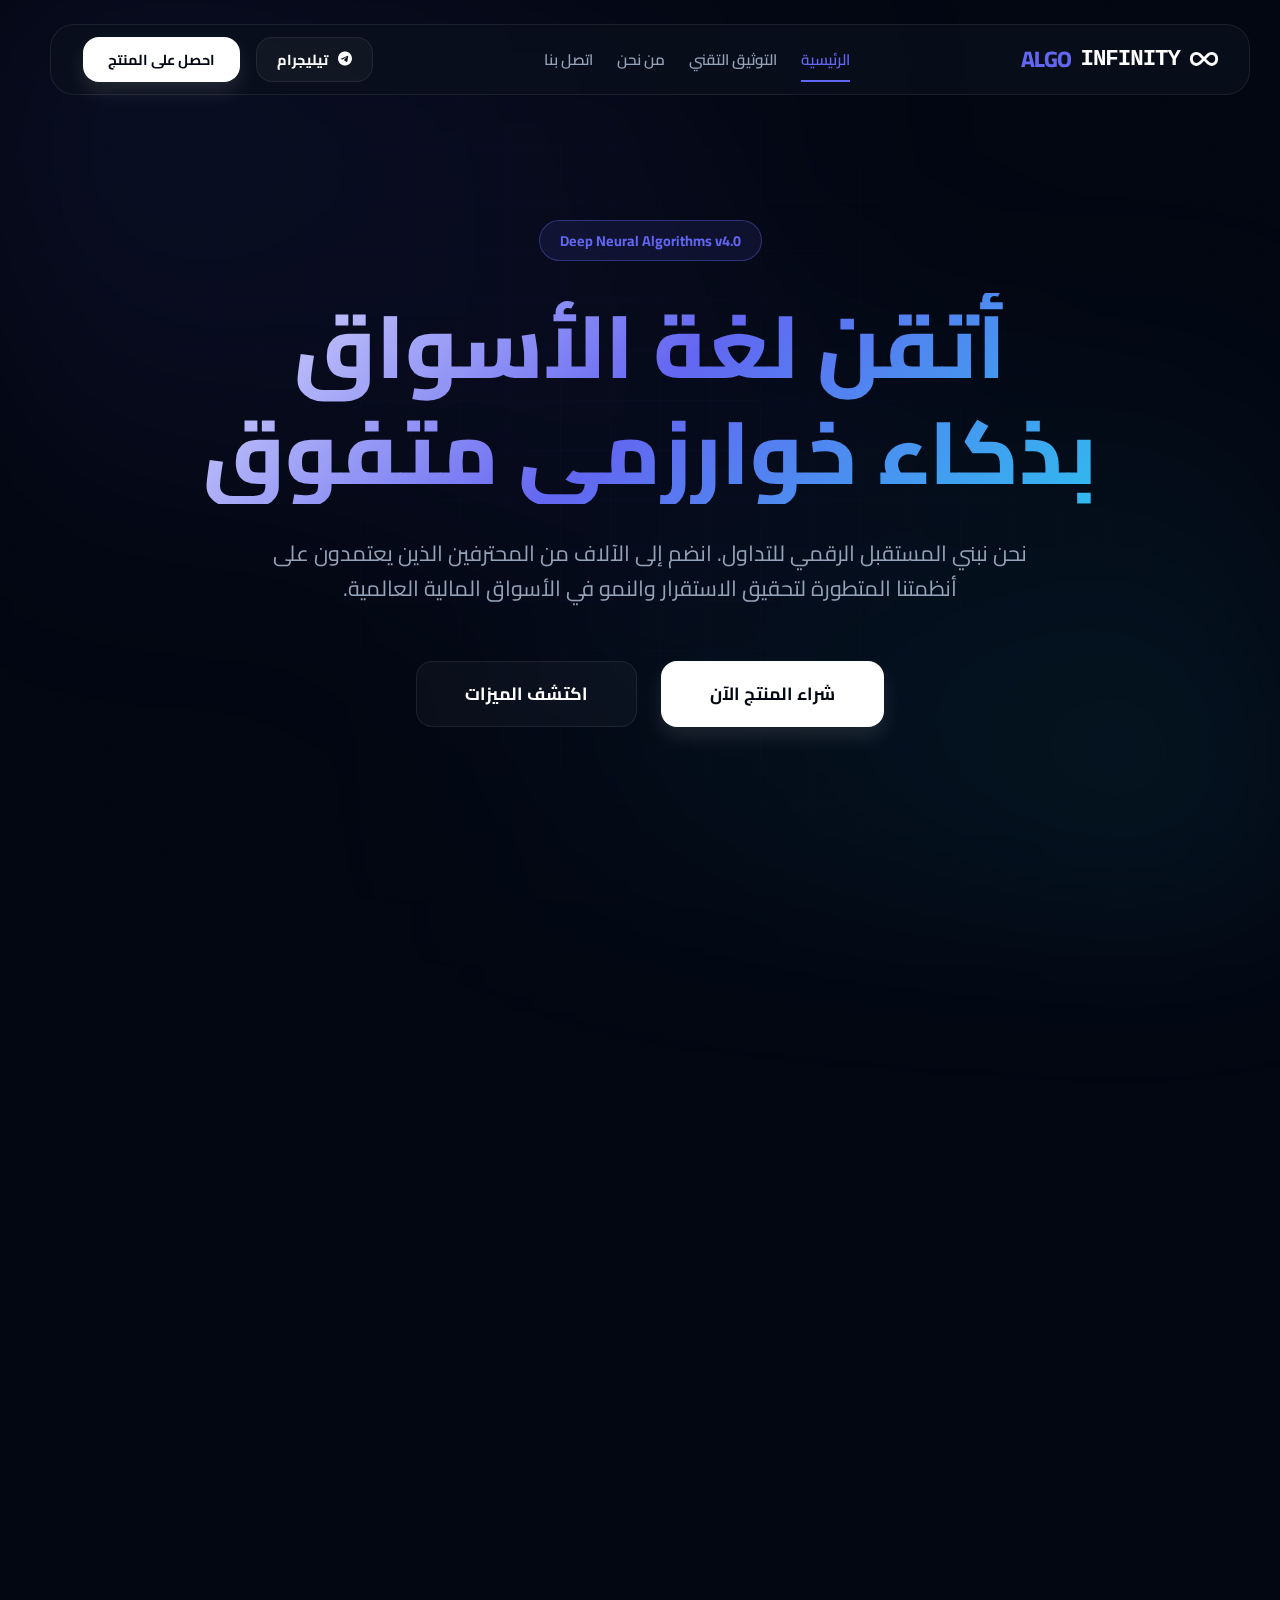
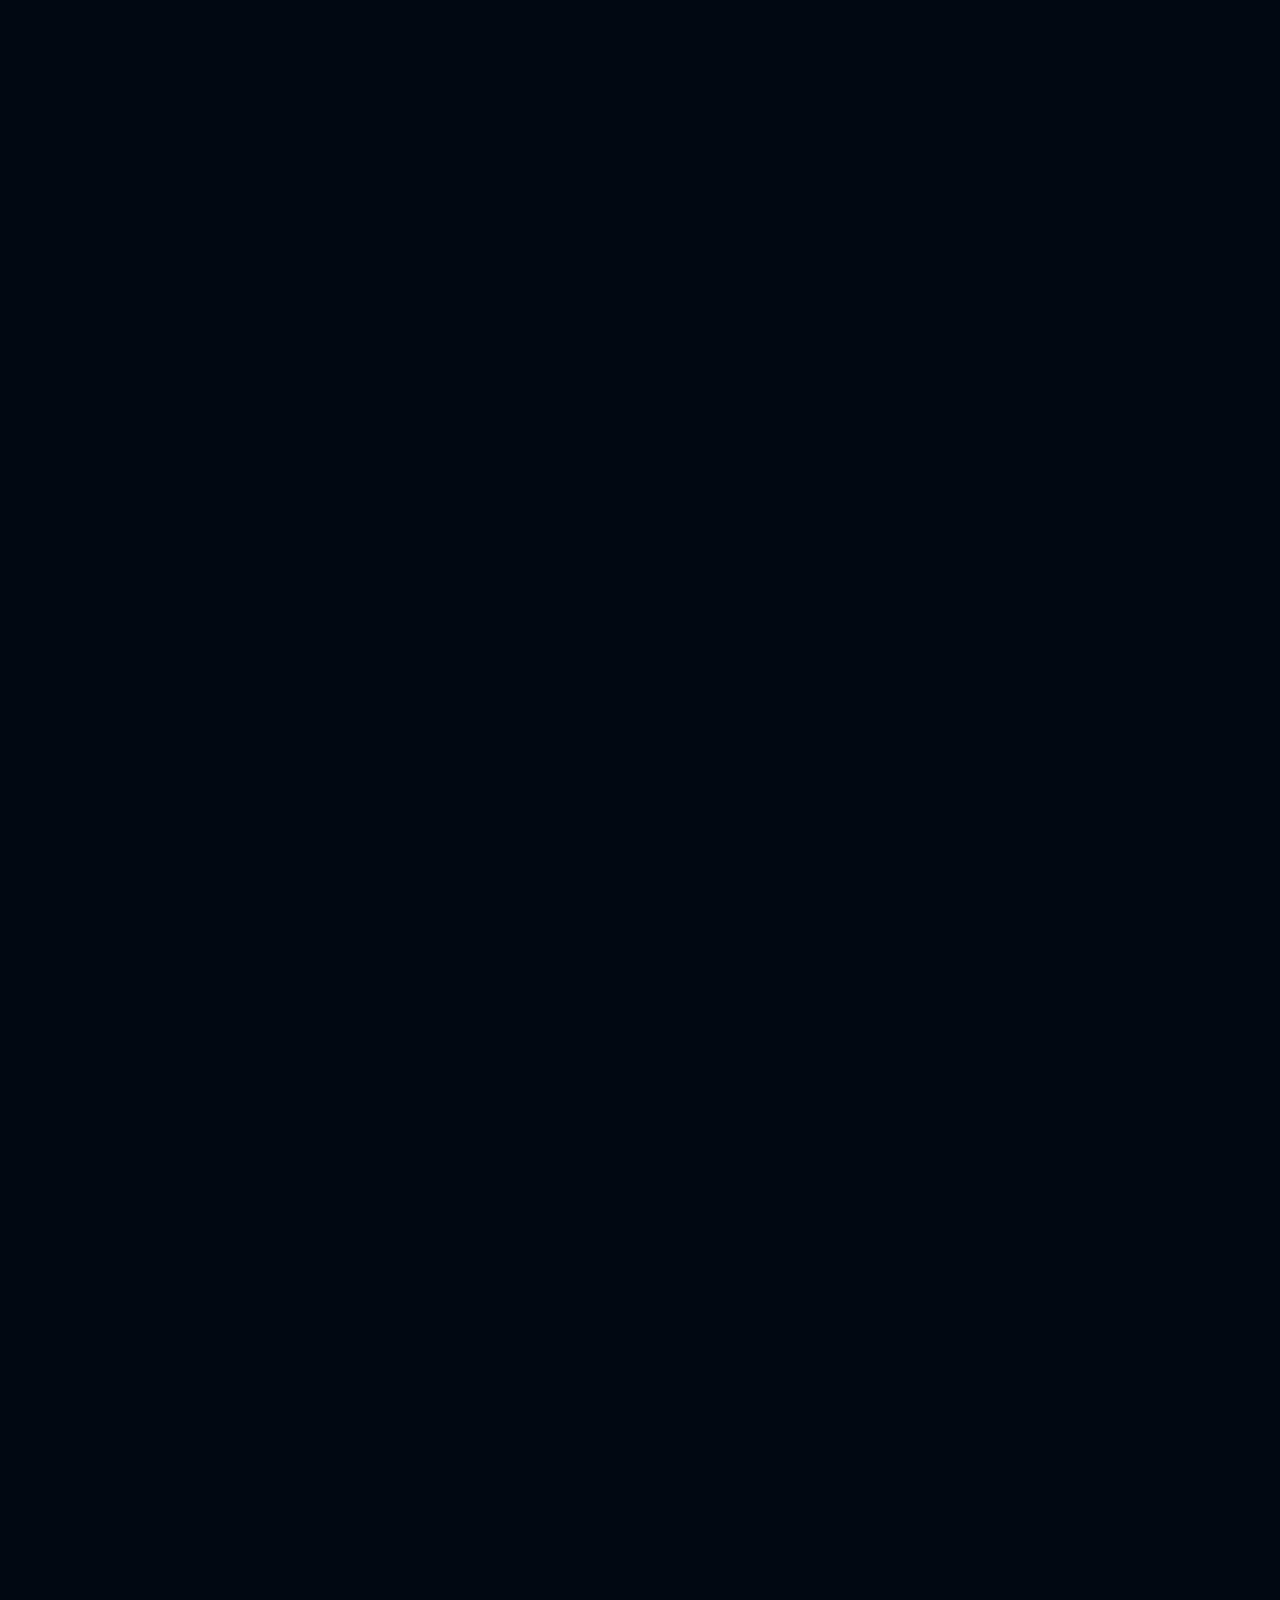
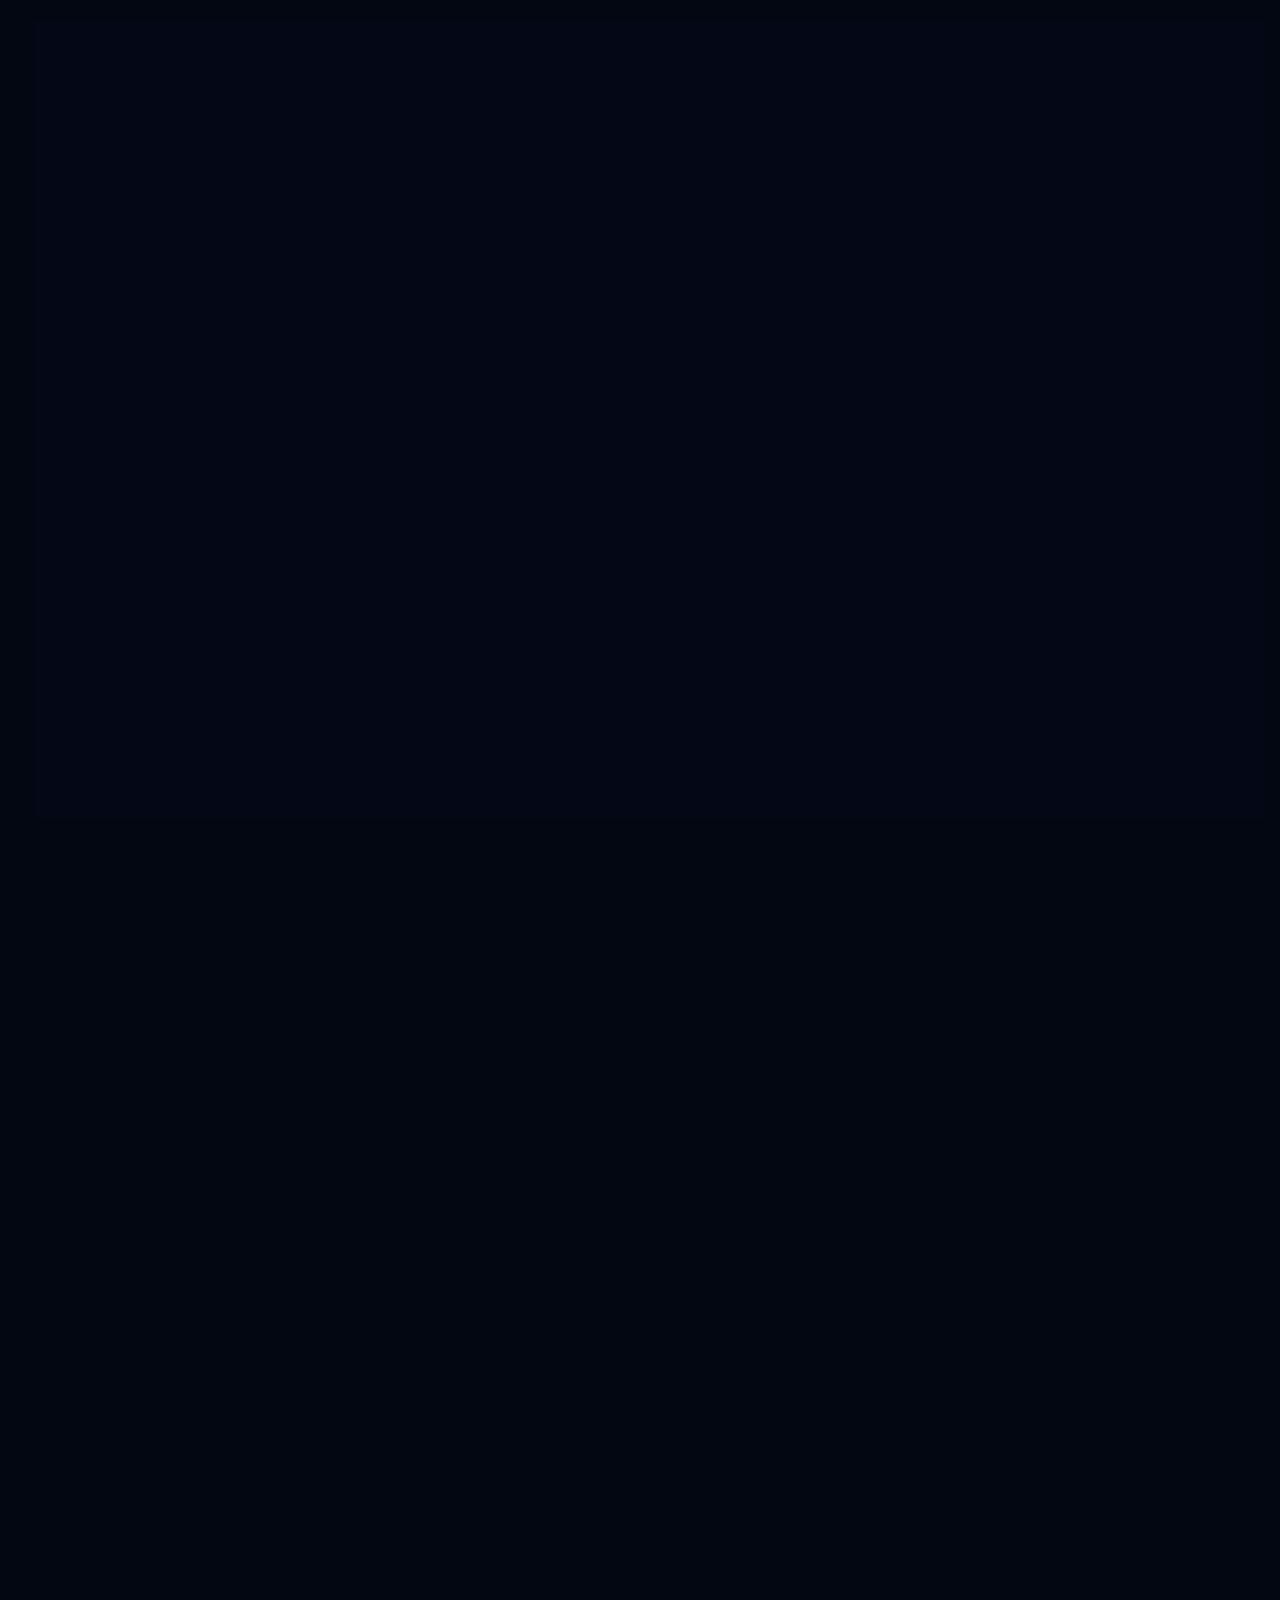
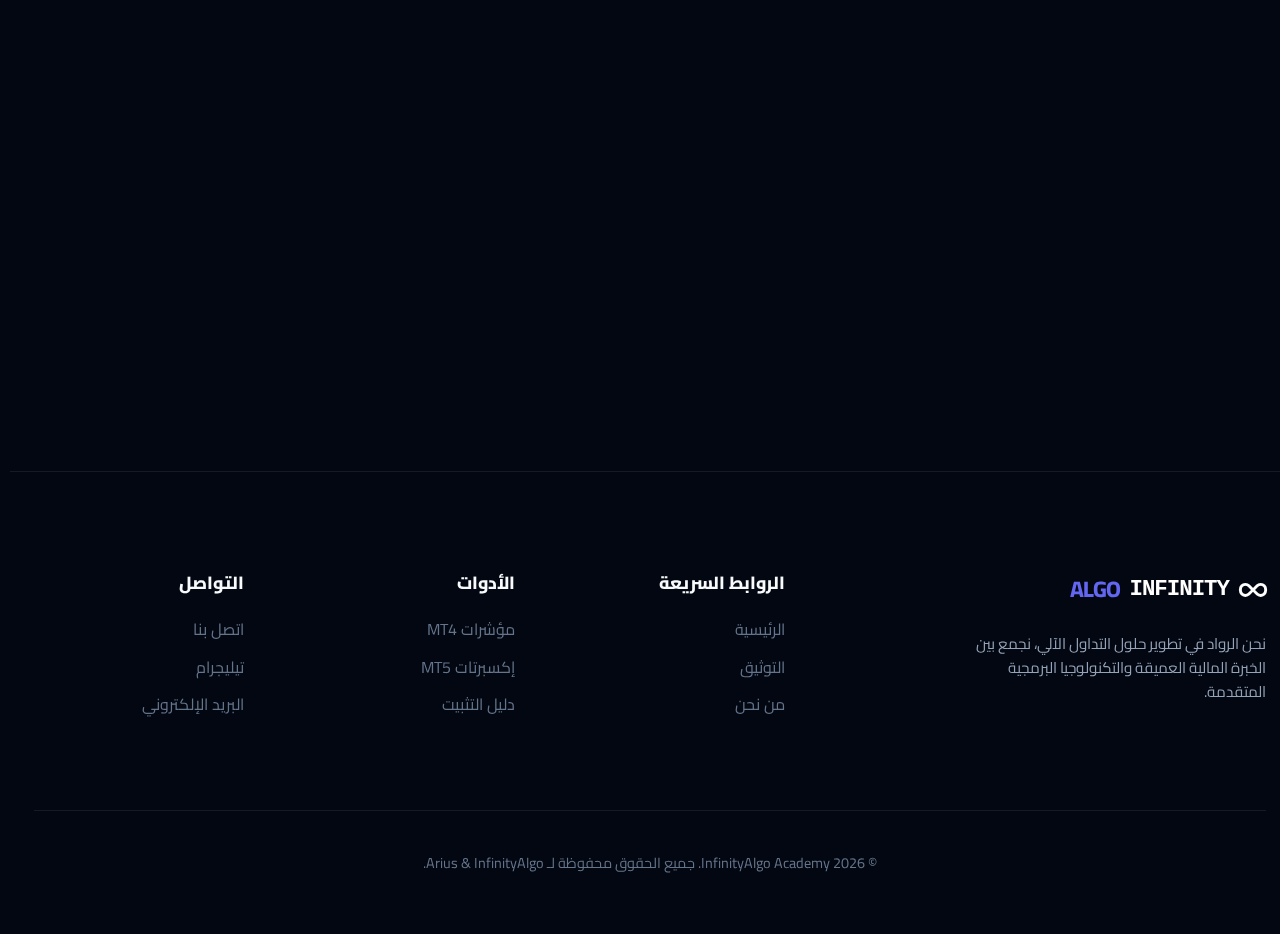
<file: index.html>
<!DOCTYPE html>
<html lang="ar" dir="rtl">

<head>
    <meta charset="UTF-8">
    <meta name="viewport" content="width=device-width, initial-scale=1.0">
    <title>InfinityAlgo Academy | التداول الخوارزمي الذكي</title>
    <link rel="icon" type="image/png" href="favicon.png">
    <meta name="description" content="أكاديمية InfinityAlgo لتعليم التداول الخوارزمي والمؤشرات الذكية.">

    <link rel="preconnect" href="https://fonts.googleapis.com">
    <link rel="preconnect" href="https://fonts.gstatic.com" crossorigin>
    <link href="https://fonts.googleapis.com/css2?family=Cairo:wght@200;300;400;500;600;700;800;900&display=swap"
        rel="stylesheet">
    <link rel="stylesheet" href="https://cdnjs.cloudflare.com/ajax/libs/font-awesome/6.5.1/css/all.min.css">
    <link rel="stylesheet" href="css/main.css">

    <style>
        .hero {
            padding-top: 220px;
            padding-bottom: 150px;
            text-align: center;
            position: relative;
        }

        .hero-badge {
            display: inline-flex;
            padding: 8px 20px;
            background: rgba(99, 102, 241, 0.1);
            border: 1px solid var(--border-accent);
            color: var(--accent);
            border-radius: 100px;
            font-size: 0.9rem;
            font-weight: 700;
            margin-bottom: 32px;
            animation: fadeInDown 1s ease;
        }

        .hero h1 {
            font-size: clamp(3rem, 10vw, 5.5rem);
            margin-bottom: 32px;
            letter-spacing: -2px;
        }

        .hero p {
            color: var(--text-secondary);
            font-size: 1.35rem;
            max-width: 800px;
            margin: 0 auto 56px;
        }

        .hero-dashboard {
            margin-top: 80px;
            perspective: 2000px;
        }

        .dashboard-frame {
            background: linear-gradient(180deg, rgba(255, 255, 255, 0.05) 0%, transparent 100%);
            padding: 12px;
            border-radius: 40px;
            border: 1px solid var(--border-light);
            box-shadow: 0 50px 100px rgba(0, 0, 0, 0.8);
            transform: rotateX(10deg);
            transition: transform 1s ease;
        }

        .dashboard-frame:hover {
            transform: rotateX(0deg);
        }

        .dashboard-frame img {
            width: 100%;
            border-radius: 32px;
            display: block;
        }

        /* Features */
        .features-grid {
            display: grid;
            grid-template-columns: repeat(3, 1fr);
            gap: 32px;
            padding: 100px 0;
        }

        .feature-icon {
            width: 70px;
            height: 70px;
            background: var(--accent-glow);
            border-radius: 20px;
            display: flex;
            align-items: center;
            justify-content: center;
            font-size: 1.8rem;
            color: var(--accent);
            margin-bottom: 28px;
            border: 1px solid var(--border-accent);
        }

        /* Stats Bar */
        .stats-bar {
            background: var(--bg-surface);
            border: 1px solid var(--border-light);
            border-radius: 32px;
            padding: 60px;
            display: flex;
            justify-content: space-around;
            margin: 100px 0;
            text-align: center;
        }

        .stat-item .val {
            font-size: 3.5rem;
            font-weight: 900;
            color: #fff;
            display: block;
        }

        .stat-item .label {
            color: var(--text-secondary);
            font-size: 1rem;
            text-transform: uppercase;
            letter-spacing: 2px;
        }

        @keyframes fadeInDown {
            from {
                opacity: 0;
                transform: translateY(-20px);
            }

            to {
                opacity: 1;
                transform: translateY(0);
            }
        }
    </style>
</head>

<body>

    <div class="mesh-gradient"></div>

    <header class="site-header">
        <a href="index.html" class="logo">
            <i class="fas fa-infinity"></i> INFINITY<span>ALGO</span>
        </a>
        <nav>
            <ul class="nav-links">
                <li><a href="index.html" class="nav-link active">الرئيسية</a></li>
                <li><a href="docs.html" class="nav-link">التوثيق التقني</a></li>
                <li><a href="about.html" class="nav-link">من نحن</a></li>
                <li><a href="contact.html" class="nav-link">اتصل بنا</a></li>
            </ul>
        </nav>
        <div style="display: flex; gap: 16px;">
            <a href="https://t.me/King_arius_dz" class="btn btn-outline" style="padding: 10px 20px; font-size: 0.9rem;">
                <i class="fab fa-telegram"></i> تيليجرام
            </a>
            <a href="https://infinityalgoacademy.net/item/trade-vantage-v4-mt4-by-arius/" class="btn btn-primary"
                style="padding: 10px 24px; font-size: 0.9rem;">
                احصل على المنتج
            </a>
        </div>
    </header>

    <main class="container">
        <!-- Hero -->
        <section class="hero">
            <div class="hero-badge">Deep Neural Algorithms v4.0</div>
            <h1 class="text-gradient">أتقن لغة الأسواق <br>بذكاء خوارزمي متفوق</h1>
            <p>نحن نبني المستقبل الرقمي للتداول. انضم إلى الآلاف من المحترفين الذين يعتمدون على أنظمتنا المتطورة لتحقيق
                الاستقرار والنمو في الأسواق المالية العالمية.</p>
            <div style="display: flex; gap: 24px; justify-content: center;">
                <a href="https://infinityalgoacademy.net/item/trade-vantage-v4-mt4-by-arius/" class="btn btn-primary"
                    style="padding: 18px 48px; font-size: 1.1rem;">
                    شراء المنتج الآن
                </a>
                <a href="docs.html" class="btn btn-outline" style="padding: 18px 48px; font-size: 1.1rem;">
                    اكتشف الميزات
                </a>
            </div>

            <div class="hero-dashboard reveal" style="transition-delay: 0.3s;">
                <div class="dashboard-frame">
                    <img src="trade-vantage-hero.png" alt="Advanced Dashboard">
                </div>
            </div>
        </section>

        <!-- Features Grid -->
        <section class="features-grid">
            <div class="glass-card reveal">
                <div class="feature-icon"><i class="fas fa-brain"></i></div>
                <h3>محرك ذكاء اصطناعي</h3>
                <p>خوارزميات تعتمد على الشبكات العصبية العميقة لتحليل أنماط السيولة الخفية وتحديد مناطق التجميع والتصريف
                    بدقة متناهية.</p>
            </div>
            <div class="glass-card reveal" style="transition-delay: 0.1s;">
                <div class="feature-icon"><i class="fas fa-shield-virus"></i></div>
                <h3>حماية متطورة للرأس مال</h3>
                <p>أنظمة Smart-Stop المدمجة التي تعمل خارج نطاق رؤية مزودي السيولة، مما يضمن خروجاً آمناً في أوقات
                    التقلبات الحادة.</p>
            </div>
            <div class="glass-card reveal" style="transition-delay: 0.2s;">
                <div class="feature-icon"><i class="fas fa-bolt"></i></div>
                <h3>تنفيذ بسرعة البرق</h3>
                <p>تم تحسين كل سطر برمج في "Trade Vantage" ليعطيك أفضلية زمنية في تنفيذ الأوامر، مما يقلل الانزلاق
                    السعري إلى أدنى مستوياته.</p>
            </div>
        </section>

        <!-- Performance Showcase -->
        <section id="performance" style="padding: 100px 0;">
            <div class="container">
                <div style="display: grid; grid-template-columns: 1fr 1fr; gap: 80px; align-items: center;">
                    <div class="reveal">
                        <h2 style="font-size: 2.5rem; margin-bottom: 24px;">أداء <span
                                class="text-gradient">يتحطم</span> فوقه المستحيل</h2>
                        <p style="color: var(--text-secondary); margin-bottom: 32px;">تم اختبار Trade Vantage v4 على
                            بيانات تاريخية تمتد لـ 10 سنوات (Backtesting) مع دقة بيانات 99.9%. النتائج تظهر ثباتاً
                            استثنائياً حتى في أعنف ظروف السوق.</p>
                        <div class="glass-card" style="padding: 32px; border-right: 4px solid var(--emerald);">
                            <div style="font-size: 0.85rem; color: var(--text-dim); margin-bottom: 8px;">معدل الأرباح
                                السنوي (متوسط)</div>
                            <div style="font-size: 2.5rem; font-weight: 800; color: var(--emerald);">+124.5%</div>
                        </div>
                    </div>
                    <div class="reveal" style="transition-delay: 0.2s;">
                        <div class="glass-card"
                            style="height: 350px; display: flex; align-items: flex-end; gap: 15px; padding: 40px; position: relative;">
                            <div
                                style="position: absolute; top: 20px; right: 20px; font-size: 0.8rem; color: var(--text-dim);">
                                النمو التراكمي (12 شهر)</div>
                            <!-- Styled CSS Bar Chart -->
                            <div
                                style="flex: 1; background: var(--accent); height: 20%; border-radius: 8px 8px 0 0; opacity: 0.3;">
                            </div>
                            <div
                                style="flex: 1; background: var(--accent); height: 35%; border-radius: 8px 8px 0 0; opacity: 0.5;">
                            </div>
                            <div
                                style="flex: 1; background: var(--accent); height: 50%; border-radius: 8px 8px 0 0; opacity: 0.7;">
                            </div>
                            <div
                                style="flex: 1; background: var(--accent); height: 45%; border-radius: 8px 8px 0 0; opacity: 0.6;">
                            </div>
                            <div
                                style="flex: 1; background: var(--cyan); height: 85%; border-radius: 8px 8px 0 0; box-shadow: 0 0 20px var(--cyan);">
                            </div>
                            <div
                                style="flex: 1; background: var(--accent); height: 70%; border-radius: 8px 8px 0 0; opacity: 0.8;">
                            </div>
                            <div
                                style="flex: 1; background: var(--accent); height: 95%; border-radius: 8px 8px 0 0; box-shadow: 0 0 20px var(--accent);">
                            </div>
                        </div>
                    </div>
                </div>
            </div>
        </section>

        <!-- Detailed Capabilities -->
        <section id="deep-dive" style="padding: 100px 0; background: rgba(99, 102, 241, 0.02);">
            <div class="container">
                <div class="reveal" style="text-align: center; margin-bottom: 80px;">
                    <h2 style="font-size: 3rem;">تشريح <span class="text-gradient">الذكاء الخوارزمي</span></h2>
                    <p style="color: var(--text-secondary); max-width: 700px; margin: 24px auto;">إليك كيف يتفوق Trade
                        Vantage v4 على أنظمة التداول التقليدية من خلال تفاصيل تقنية دقيقة.</p>
                </div>

                <div style="display: grid; grid-template-columns: 1fr 1fr; gap: 40px;">
                    <div class="glass-card reveal">
                        <div style="display: flex; gap: 20px; align-items: flex-start;">
                            <div class="feature-icon" style="flex-shrink: 0;"><i class="fas fa-microscope"></i></div>
                            <div>
                                <h4>تحليل الـ Candles بالسنتيمتر</h4>
                                <p style="font-size: 0.95rem; margin-top: 12px; color: var(--text-secondary);">النظام لا
                                    ينظر فقط للسعر الحالي، بل يحلل سرعة تكوين الشمعة (Candle Speed) وحجم الظلال للتنبؤ
                                    بوقوع انعكاس قبل حدوثه بـ 3-5 دقائق.</p>
                            </div>
                        </div>
                    </div>
                    <div class="glass-card reveal" style="transition-delay: 0.1s;">
                        <div style="display: flex; gap: 20px; align-items: flex-start;">
                            <div class="feature-icon" style="flex-shrink: 0;"><i class="fas fa-network-wired"></i></div>
                            <div>
                                <h4>التوافق المتعدد للفريمات (MTF)</h4>
                                <p style="font-size: 0.95rem; margin-top: 12px; color: var(--text-secondary);">يقوم
                                    الروبوت بفلترة إشارات فريم الساعة عن طريق مطابقتها مع الاتجاه العام في فريم الأربع
                                    ساعات واليومي لضمان التداول مع "الحيتان" فقط.</p>
                            </div>
                        </div>
                    </div>
                    <div class="glass-card reveal" style="transition-delay: 0.2s;">
                        <div style="display: flex; gap: 20px; align-items: flex-start;">
                            <div class="feature-icon" style="flex-shrink: 0;"><i class="fas fa-user-shield"></i></div>
                            <div>
                                <h4>خوارزمية حماية الانزلاق</h4>
                                <p style="font-size: 0.95rem; margin-top: 12px; color: var(--text-secondary);">في حالة
                                    وجود انزلاق سعري (Slippage) عالٍ من قبل البروكر، يقوم النظام بتأجيل الدخول للأجزاء
                                    من الثانية القادمة لضمان الحصول على السعر المطلوب بدقة صفرية.</p>
                            </div>
                        </div>
                    </div>
                    <div class="glass-card reveal" style="transition-delay: 0.3s;">
                        <div style="display: flex; gap: 20px; align-items: flex-start;">
                            <div class="feature-icon" style="flex-shrink: 0;"><i class="fas fa-database"></i></div>
                            <div>
                                <h4>ضبط المعطيات التلقائي</h4>
                                <p style="font-size: 0.95rem; margin-top: 12px; color: var(--text-secondary);">يقوم
                                    النظام بتعديل خوارزميته داخلياً بناءً على حالة السوق (سواء كان عرضي أو اتجاهي) دون
                                    الحاجة لتدخل يدوي من المستخدم.</p>
                            </div>
                        </div>
                    </div>
                </div>
            </div>
        </section>

        <!-- FAQ Section -->
        <section id="faq" style="padding: 100px 0;">
            <div class="container">
                <div class="reveal" style="text-align: center; margin-bottom: 60px;">
                    <h2 style="font-size: 2.5rem;">الأسئلة <span class="text-gradient">الشائعة</span></h2>
                    <p style="color: var(--text-secondary);">كل ما تود معرفته عن أنظمة InfinityAlgo</p>
                </div>

                <div style="max-width: 800px; margin: 0 auto; display: grid; gap: 20px;">
                    <div class="glass-card reveal" style="padding: 24px;">
                        <h4 style="margin-bottom: 12px; color: var(--accent);">هل الروبوت مناسب للمبتدئين؟</h4>
                        <p style="font-size: 0.95rem; color: var(--text-secondary);">نعم، بفضل الإعدادات الافتراضية
                            المحسنة، يمكنك البدء فوراً. كما نوفر توثيقاً كاملاً يشرح كل خطوة بالتفصيل.</p>
                    </div>
                    <div class="glass-card reveal" style="padding: 24px;">
                        <h4 style="margin-bottom: 12px; color: var(--accent);">ما هو أقل رأس مال مطلوب؟</h4>
                        <p style="font-size: 0.95rem; color: var(--text-secondary);">الروبوت يدعم حسابات السنت (Cent)
                            والميكرو. ننصح ببدء التداول بحساب لا يقل عن 100$ لضمان إدارة مخاطر سليمة.</p>
                    </div>
                    <div class="glass-card reveal" style="padding: 24px;">
                        <h4 style="margin-bottom: 12px; color: var(--accent);">هل يعمل الروبوت على الهاتف؟</h4>
                        <p style="font-size: 0.95rem; color: var(--text-secondary);">يمكنك مراقبة النتائج من الهاتف،
                            ولكن تشغيل الروبوت يحتاج لنسخة MetaTrader 4 على الكمبيوتر أو سيرفر VPS.</p>
                    </div>
                    <div class="glass-card reveal" style="padding: 24px;">
                        <h4 style="margin-bottom: 12px; color: var(--accent);">هل هناك اشتراكات شهرية؟</h4>
                        <p style="font-size: 0.95rem; color: var(--text-secondary);">حاليًا، نوفر معظم الأدوات كهدية
                            مجانية لمجتمعنا، هدفنا هو بناء أكبر مجتمع تداول خوارزمي في الوطن العربي.</p>
                    </div>
                </div>
            </div>
        </section>

        <!-- Statistics -->
        <section class="stats-bar reveal">
            <div class="stat-item">
                <span class="val">+15K</span>
                <span class="label">متداول نشط</span>
            </div>
            <div class="stat-item">
                <span class="val">92%</span>
                <span class="label">نسبة الدقة</span>
            </div>
            <div class="stat-item">
                <span class="val">+80</span>
                <span class="label">نظام خوارزمي</span>
            </div>
            <div class="stat-item">
                <span class="val">24/7</span>
                <span class="label">دعم تقني</span>
            </div>
        </section>
    </main>

    <footer>
        <div class="container">
            <div class="footer-grid">
                <div>
                    <div class="footer-logo logo">
                        <i class="fas fa-infinity"></i> INFINITY<span>ALGO</span>
                    </div>
                    <p class="footer-desc">نحن الرواد في تطوير حلول التداول الآلي، نجمع بين الخبرة المالية العميقة
                        والتكنولوجيا البرمجية المتقدمة.</p>
                </div>
                <div class="footer-links-col">
                    <h4>الروابط السريعة</h4>
                    <a href="index.html" class="footer-link">الرئيسية</a>
                    <a href="docs.html" class="footer-link">التوثيق</a>
                    <a href="about.html" class="footer-link">من نحن</a>
                </div>
                <div class="footer-links-col">
                    <h4>الأدوات</h4>
                    <a href="docs.html#features" class="footer-link">مؤشرات MT4</a>
                    <a href="docs.html#ea" class="footer-link">إكسبرتات MT5</a>
                    <a href="docs.html#setup" class="footer-link">دليل التثبيت</a>
                </div>
                <div class="footer-links-col">
                    <h4>التواصل</h4>
                    <a href="contact.html" class="footer-link">اتصل بنا</a>
                    <a href="https://t.me/King_arius_dz" class="footer-link">تيليجرام</a>
                    <a href="#" class="footer-link">البريد الإلكتروني</a>
                </div>
            </div>
            <div class="footer-bottom">
                &copy; 2026 InfinityAlgo Academy. جميع الحقوق محفوظة لـ Arius & InfinityAlgo.
            </div>
        </div>
    </footer>

    <script src="js/main.js"></script>
    <script>
        // Simple scroll reveal
        const observer = new IntersectionObserver((entries) => {
            entries.forEach(entry => {
                if (entry.isIntersecting) {
                    entry.target.classList.add('active');
                }
            });
        }, { threshold: 0.1 });

        document.querySelectorAll('.reveal').forEach(el => observer.observe(el));
    </script>
</body>

</html>
</file>
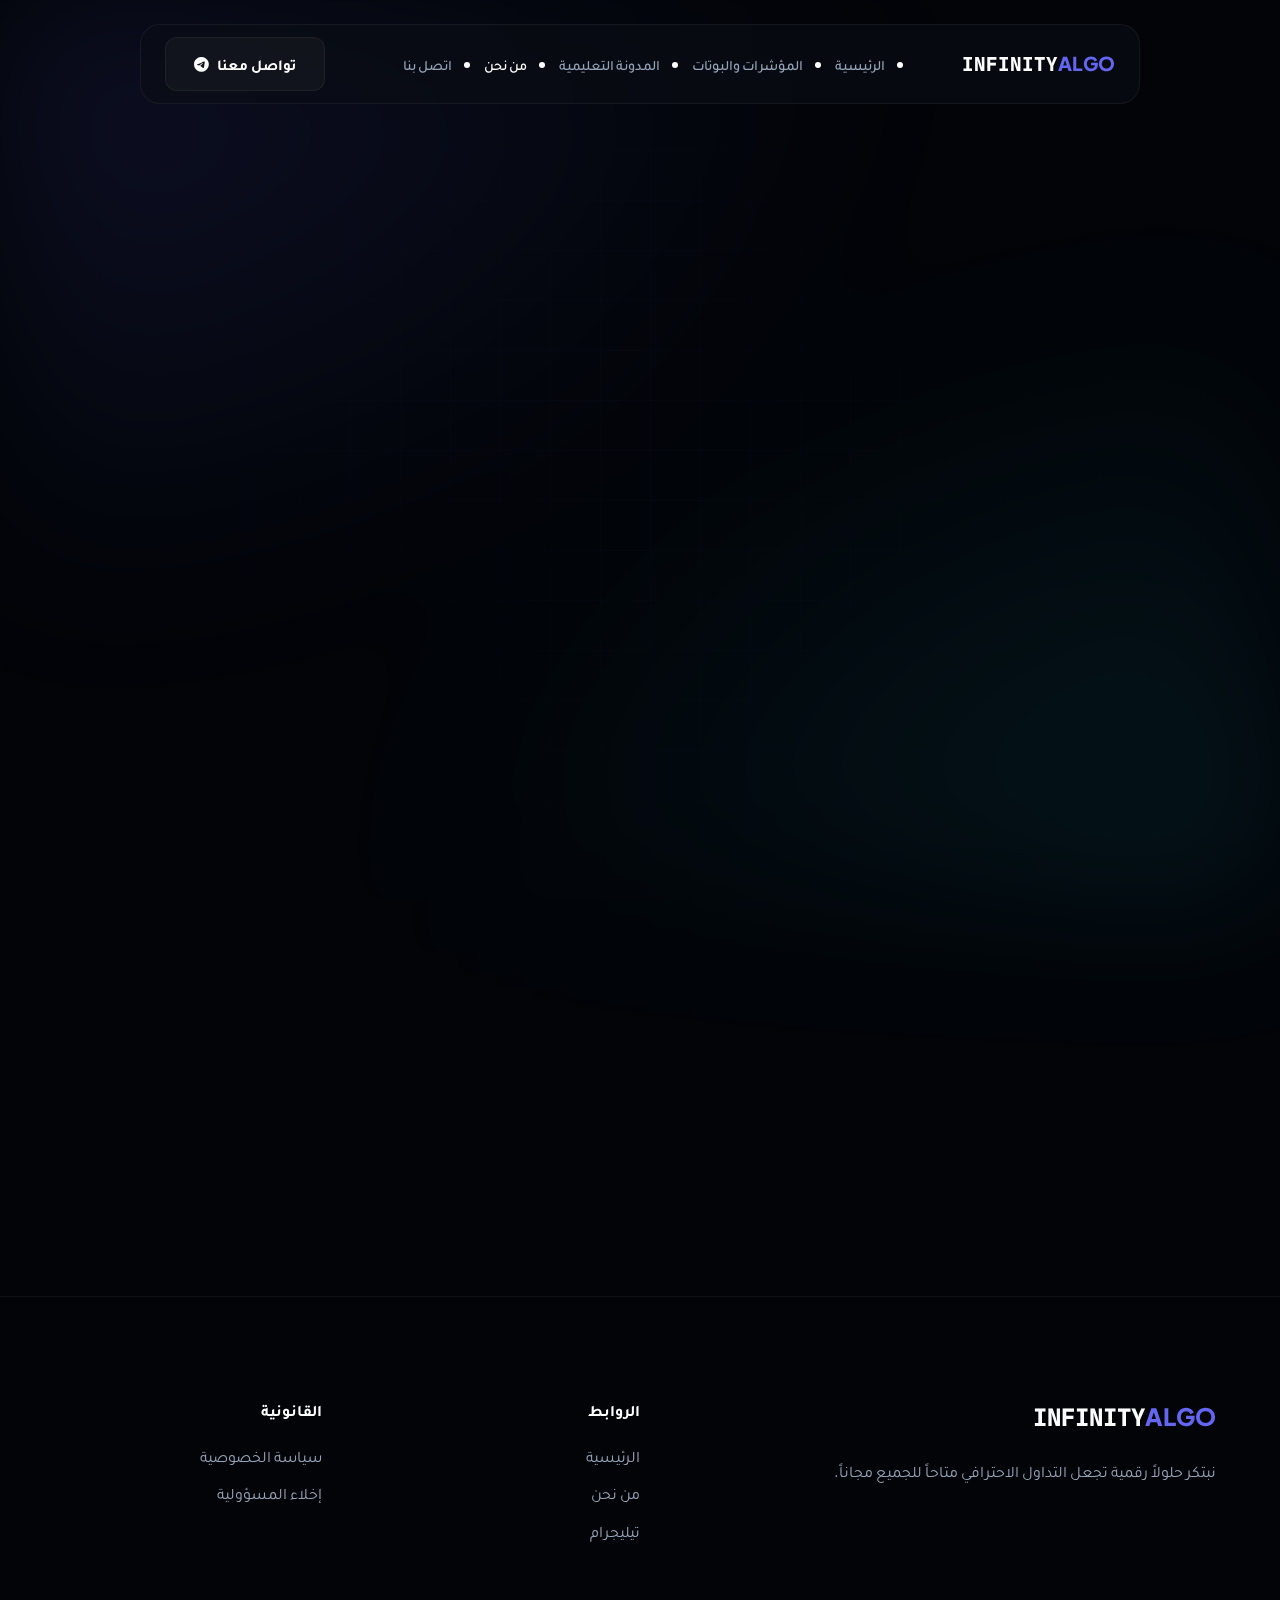
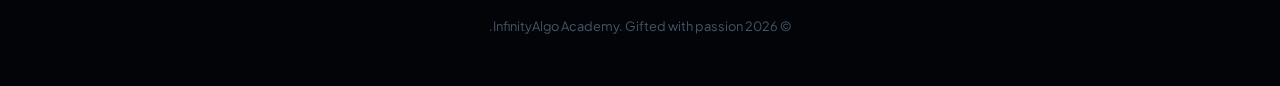
<file: about.html>
<!DOCTYPE html>
<html lang="ar" dir="rtl">

<head>
    <meta charset="UTF-8">
    <meta name="viewport" content="width=device-width, initial-scale=1.0">
    <title>من نحن | InfinityAlgo Academy</title>

    <!-- CSS & Fonts -->
    <link rel="stylesheet" href="style.css">
    <link rel="stylesheet" href="https://cdnjs.cloudflare.com/ajax/libs/font-awesome/6.5.1/css/all.min.css">
</head>

<body>

    <div class="mesh-gradient"></div>

    <!-- Header -->
    <header class="site-header">
        <nav class="navbar">
            <a href="index.html" class="mono"
                style="font-weight: 800; font-size: 1.2rem; color: #fff; text-decoration: none;">
                INFINITY<span style="color: var(--accent);">ALGO</span>
            </a>

            <ul class="nav-links">
                <li><a href="index.html" class="nav-link">الرئيسية</a></li>
                <li><a href="products.html" class="nav-link">المؤشرات والبوتات</a></li>
                <li><a href="resources.html" class="nav-link">المدونة التعليمية</a></li>
                <li><a href="about.html" class="nav-link active">من نحن</a></li>
                <li><a href="contact.html" class="nav-link">اتصل بنا</a></li>
            </ul>

            <a href="https://t.me/King_arius_dz" class="btn btn-outline">
                تواصل معنا <i class="fab fa-telegram"></i>
            </a>
        </nav>
    </header>

    <!-- Content -->
    <section class="container" style="padding-top: 180px; padding-bottom: 100px;">
        <div class="reveal" style="max-width: 800px; margin: 0 auto; text-align: center;">
            <span class="badge">قصتنا</span>
            <h1 class="text-gradient" style="margin-bottom: 32px;">نحن نكسر الحواجز بين المتداول <br>والتكنولوجيا
                المؤسسية</h1>
            <p style="color: var(--text-secondary); font-size: 1.25rem; line-height: 1.8;">
                بدأت InfinityAlgo Academy برؤية بسيطة: تحويل الأدوات الرياضية المعقدة التي تستخدمها الصناديق الاستثمارية
                إلى واجهات بديهية تمكن المتداول البسيط من اتخاذ قرارات مبنية على بيانات صلبة.
            </p>
        </div>

        <div class="bento-grid" style="margin-top: 80px;">
            <div class="bento-item large reveal">
                <h3>مهمتنا</h3>
                <p style="color: var(--text-secondary); margin-top: 16px;">تمكين المتداول العربي بأدوات برمجية دقيقة
                    ترفع من كفاءة قراراته وتقلل من العشوائية في السوق.</p>
            </div>
            <div class="bento-item small reveal" style="transition-delay: 0.1s; background: rgba(99, 102, 241, 0.05);">
                <h3>رؤيتنا</h3>
                <p style="color: var(--text-secondary); margin-top: 16px;">أن نكون الوجهة الأولى عالمياً في تطوير
                    خوارزميات التداول المخصصة.</p>
            </div>
        </div>

        <div class="reveal" style="margin-top: 100px;">
            <div
                style="background: var(--bg-card); border-radius: 40px; padding: 60px; border: 1px solid var(--border-light);">
                <div class="grid-3" style="display: grid; grid-template-columns: repeat(3, 1fr); gap: 40px;">
                    <div style="text-align: center;">
                        <h4 style="font-size: 1.5rem; margin-bottom: 12px; color: #fff;">البرمجة النظيفة</h4>
                        <p style="color: var(--text-secondary); font-size: 0.9rem;">أكوادنا مكتوبة بأعلى المعايير لضمان
                            سرعة الاستجابة.</p>
                    </div>
                    <div style="text-align: center;">
                        <h4 style="font-size: 1.5rem; margin-bottom: 12px; color: #fff;">المنطق المالي</h4>
                        <p style="color: var(--text-secondary); font-size: 0.9rem;">كل حركة للمؤشر مبنية على دراسة عميقة
                            لسلوك السعر.</p>
                    </div>
                    <div style="text-align: center;">
                        <h4 style="font-size: 1.5rem; margin-bottom: 12px; color: #fff;">الدعم المستمر</h4>
                        <p style="color: var(--text-secondary); font-size: 0.9rem;">نحن معك خطوة بخطوة لضمان تحقيق أقصى
                            استفادة.</p>
                    </div>
                </div>
            </div>
        </div>
    </section>

    <!-- Footer -->
    <footer>
        <div class="container">
            <div class="footer-grid">
                <div>
                    <div class="footer-logo mono">INFINITY<span style="color: var(--accent);">ALGO</span></div>
                    <p style="color: var(--text-secondary);">نبتكر حلولاً رقمية تجعل التداول الاحترافي متاحاً للجميع
                        مجاناً.</p>
                </div>
                <div>
                    <h4 style="margin-bottom: 20px;">الروابط</h4>
                    <a href="index.html" class="footer-link">الرئيسية</a>
                    <a href="about.html" class="footer-link">من نحن</a>
                    <a href="https://t.me/King_arius_dz" class="footer-link">تيليجرام</a>
                </div>
                <div>
                    <h4 style="margin-bottom: 20px;">القانونية</h4>
                    <a href="privacy.html" class="footer-link">سياسة الخصوصية</a>
                    <a href="disclaimer.html" class="footer-link">إخلاء المسؤولية</a>
                </div>
            </div>
            <div style="text-align: center; margin-top: 60px; color: var(--text-dim); font-size: 0.8rem;">
                &copy; 2026 InfinityAlgo Academy. Gifted with passion.
            </div>
        </div>
    </footer>

    <!-- Scripts -->
    <script src="script.js"></script>
</body>

</html>
</file>
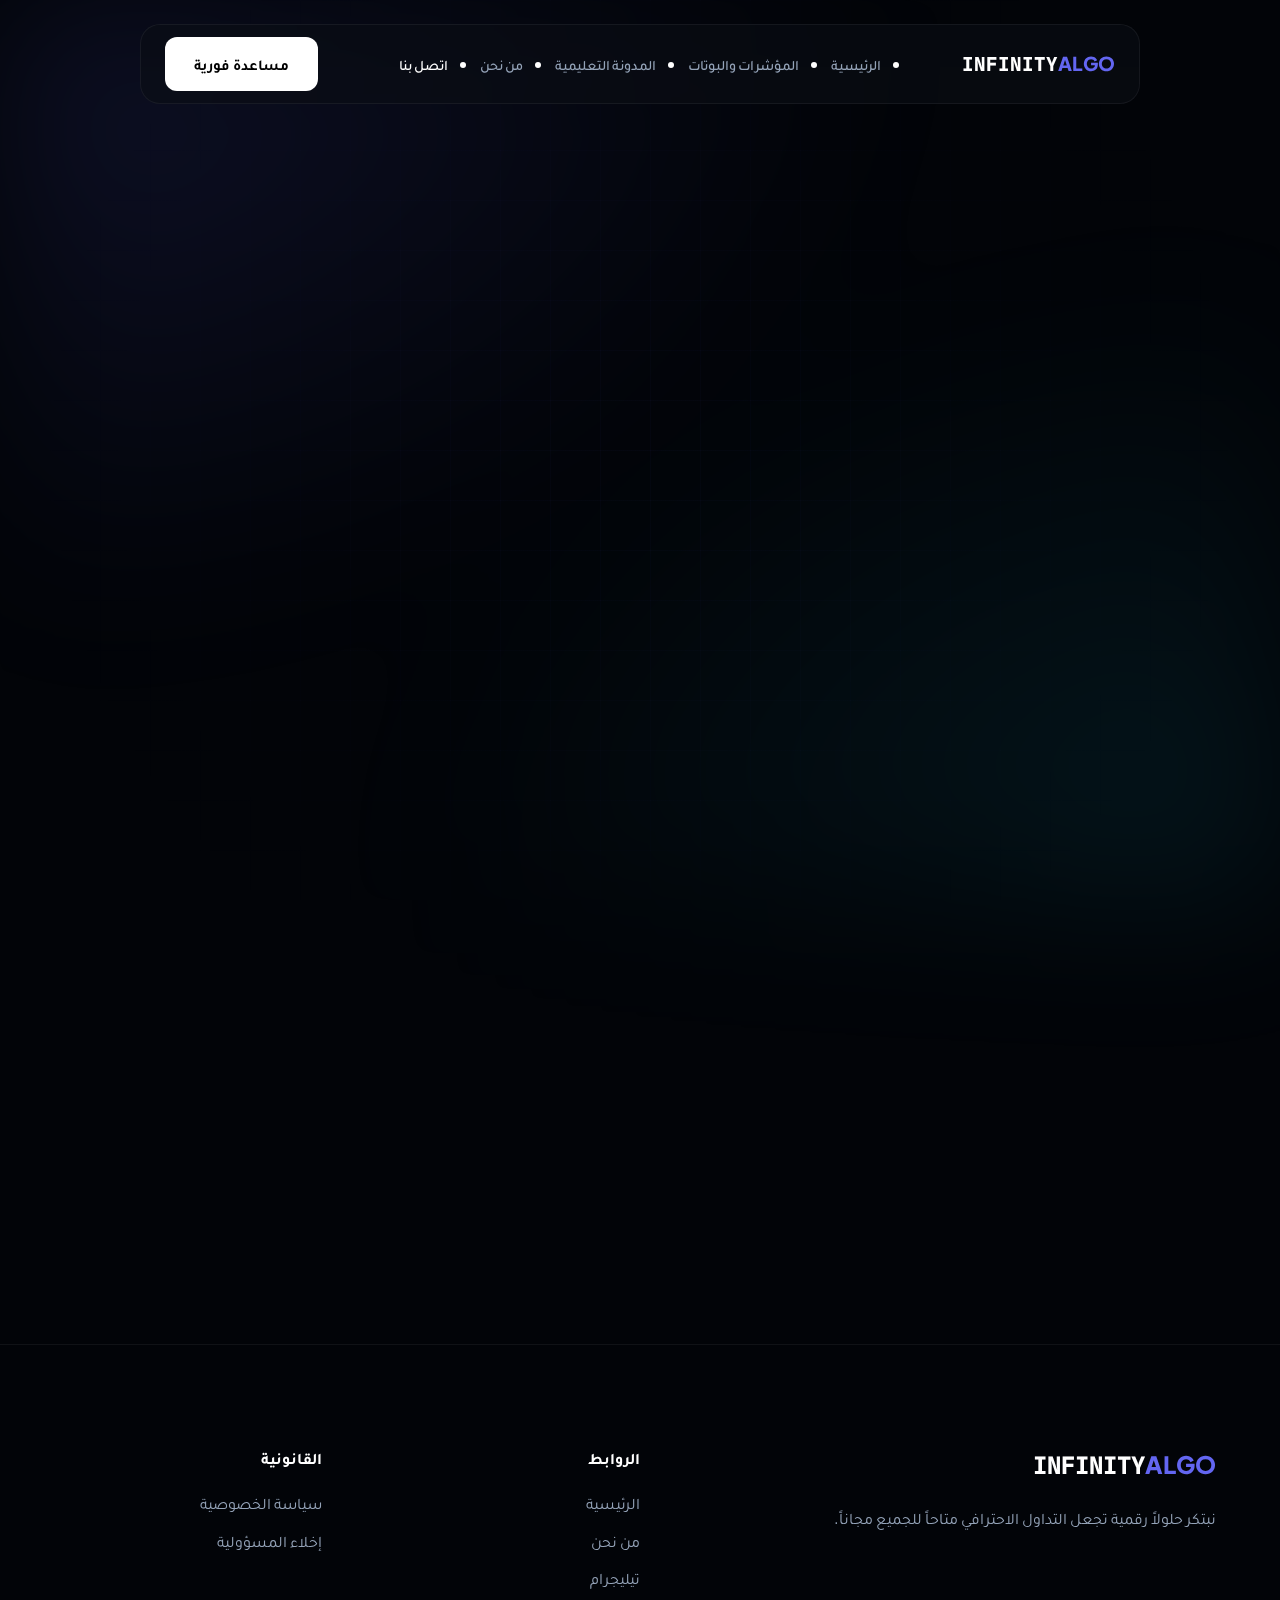
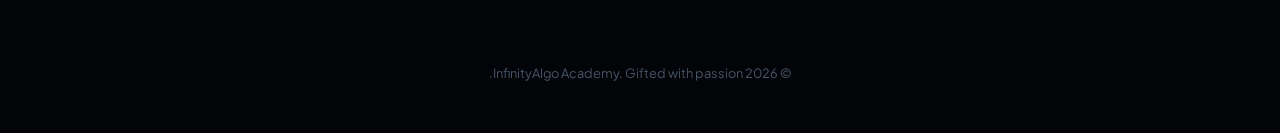
<file: contact.html>
<!DOCTYPE html>
<html lang="ar" dir="rtl">

<head>
    <meta charset="UTF-8">
    <meta name="viewport" content="width=device-width, initial-scale=1.0">
    <title>اتصل بنا | InfinityAlgo Academy</title>

    <!-- CSS & Fonts -->
    <link rel="stylesheet" href="style.css">
    <link rel="stylesheet" href="https://cdnjs.cloudflare.com/ajax/libs/font-awesome/6.5.1/css/all.min.css">
    <style>
        .contact-grid-layout {
            display: grid;
            grid-template-columns: 1fr 1.5fr;
            gap: 60px;
            margin-top: 60px;
        }

        .contact-info {
            display: flex;
            flex-direction: column;
            gap: 32px;
        }

        .info-card {
            background: var(--bg-card);
            border: 1px solid var(--border-light);
            padding: 32px;
            border-radius: 20px;
            display: flex;
            align-items: center;
            gap: 20px;
            transition: var(--transition);
        }

        .info-card:hover {
            border-color: var(--border-accent);
            transform: translateX(-10px);
        }

        .info-icon {
            font-size: 1.5rem;
            color: var(--accent);
            width: 50px;
            height: 50px;
            background: rgba(99, 102, 241, 0.1);
            display: flex;
            align-items: center;
            justify-content: center;
            border-radius: 12px;
        }

        .contact-form {
            background: var(--bg-card);
            border: 1px solid var(--border-light);
            padding: 48px;
            border-radius: 32px;
            backdrop-filter: blur(20px);
        }

        .form-group {
            margin-bottom: 24px;
        }

        .form-group label {
            display: block;
            margin-bottom: 10px;
            color: var(--text-secondary);
            font-size: 0.9rem;
        }

        .form-control {
            width: 100%;
            background: rgba(255, 255, 255, 0.03);
            border: 1px solid var(--border-light);
            padding: 14px 20px;
            border-radius: 12px;
            color: #fff;
            font-size: 1rem;
            transition: var(--transition);
        }

        .form-control:focus {
            outline: none;
            border-color: var(--accent);
            background: rgba(255, 255, 255, 0.05);
        }

        textarea.form-control {
            min-height: 150px;
            resize: vertical;
        }

        @media (max-width: 968px) {
            .contact-grid-layout {
                grid-template-columns: 1fr;
            }
        }
    </style>
</head>

<body>

    <div class="mesh-gradient"></div>

    <!-- Header -->
    <header class="site-header">
        <nav class="navbar">
            <a href="index.html" class="mono"
                style="font-weight: 800; font-size: 1.2rem; color: #fff; text-decoration: none;">
                INFINITY<span style="color: var(--accent);">ALGO</span>
            </a>

            <ul class="nav-links">
                <li><a href="index.html" class="nav-link">الرئيسية</a></li>
                <li><a href="products.html" class="nav-link">المؤشرات والبوتات</a></li>
                <li><a href="resources.html" class="nav-link">المدونة التعليمية</a></li>
                <li><a href="about.html" class="nav-link">من نحن</a></li>
                <li><a href="contact.html" class="nav-link active">اتصل بنا</a></li>
            </ul>

            <a href="https://t.me/King_arius_dz" class="btn btn-primary">
                مساعدة فورية
            </a>
        </nav>
    </header>

    <!-- Content -->
    <section class="container" style="padding-top: 180px; padding-bottom: 120px;">
        <div class="reveal" style="text-align: center;">
            <span class="badge">نحن هنا لمساعدتكم</span>
            <h1 class="text-gradient" style="margin-bottom: 24px;">يسعدنا دائماً تواصلكم معنا</h1>
            <p style="color: var(--text-secondary); max-width: 600px; margin: 0 auto;">لديك استفسار؟ تواجه مشكلة تقنية؟
                فريقنا التقني مستعد للرد على جميع تساؤلاتكم في أسرع وقت ممكن.</p>
        </div>

        <div class="contact-grid-layout reveal">
            <!-- Info Side -->
            <div class="contact-info">
                <div class="info-card">
                    <div class="info-icon"><i class="fas fa-envelope"></i></div>
                    <div>
                        <h4 style="color: #fff; margin-bottom: 4px;">البريد الإلكتروني</h4>
                        <p style="color: var(--text-secondary); font-size: 0.9rem;">me@infinityalgoacademy.net</p>
                    </div>
                </div>
                <div class="info-card">
                    <div class="info-icon"><i class="fab fa-telegram"></i></div>
                    <div>
                        <h4 style="color: #fff; margin-bottom: 4px;">الدعم عبر تيليجرام</h4>
                        <p style="color: var(--text-secondary); font-size: 0.9rem;">@King_arius_dz</p>
                    </div>
                </div>
                <div class="info-card">
                    <div class="info-icon"><i class="fas fa-phone"></i></div>
                    <div>
                        <h4 style="color: #fff; margin-bottom: 4px;">اتصل بنا</h4>
                        <p style="color: var(--text-secondary); font-size: 0.9rem;">+213 795 97 57 12</p>
                    </div>
                </div>
            </div>

            <!-- Form Side -->
            <div class="contact-form">
                <form action="#">
                    <div class="form-group">
                        <label>الاسم الكامل</label>
                        <input type="text" class="form-control" placeholder="أدخل اسمك هنا">
                    </div>
                    <div class="form-group">
                        <label>عنوان البريد الإلكتروني</label>
                        <input type="email" class="form-control" placeholder="example@mail.com">
                    </div>
                    <div class="form-group">
                        <label>الموضوع</label>
                        <select class="form-control" style="background: rgba(255, 255, 255, 0.03);">
                            <option>استفسار عن منتج</option>
                            <option>دعم فني</option>
                            <option>طلب برمجة خاصة</option>
                            <option>أخرى</option>
                        </select>
                    </div>
                    <div class="form-group">
                        <label>رسالتك</label>
                        <textarea class="form-control" placeholder="اكتب تفاصيل استفسارك هنا..."></textarea>
                    </div>
                    <button type="submit" class="btn btn-primary"
                        style="width: 100%; justify-content: center; padding: 18px;">إرسال الرسالة</button>
                </form>
            </div>
        </div>
    </section>

    <!-- Footer -->
    <footer>
        <div class="container">
            <div class="footer-grid">
                <div>
                    <div class="footer-logo mono">INFINITY<span style="color: var(--accent);">ALGO</span></div>
                    <p style="color: var(--text-secondary);">نبتكر حلولاً رقمية تجعل التداول الاحترافي متاحاً للجميع
                        مجاناً.</p>
                </div>
                <div>
                    <h4 style="margin-bottom: 20px;">الروابط</h4>
                    <a href="index.html" class="footer-link">الرئيسية</a>
                    <a href="about.html" class="footer-link">من نحن</a>
                    <a href="https://t.me/King_arius_dz" class="footer-link">تيليجرام</a>
                </div>
                <div>
                    <h4 style="margin-bottom: 20px;">القانونية</h4>
                    <a href="privacy.html" class="footer-link">سياسة الخصوصية</a>
                    <a href="disclaimer.html" class="footer-link">إخلاء المسؤولية</a>
                </div>
            </div>
            <div style="text-align: center; margin-top: 60px; color: var(--text-dim); font-size: 0.8rem;">
                &copy; 2026 InfinityAlgo Academy. Gifted with passion.
            </div>
        </div>
    </footer>

    <!-- Scripts -->
    <script src="script.js"></script>
</body>

</html>
</file>
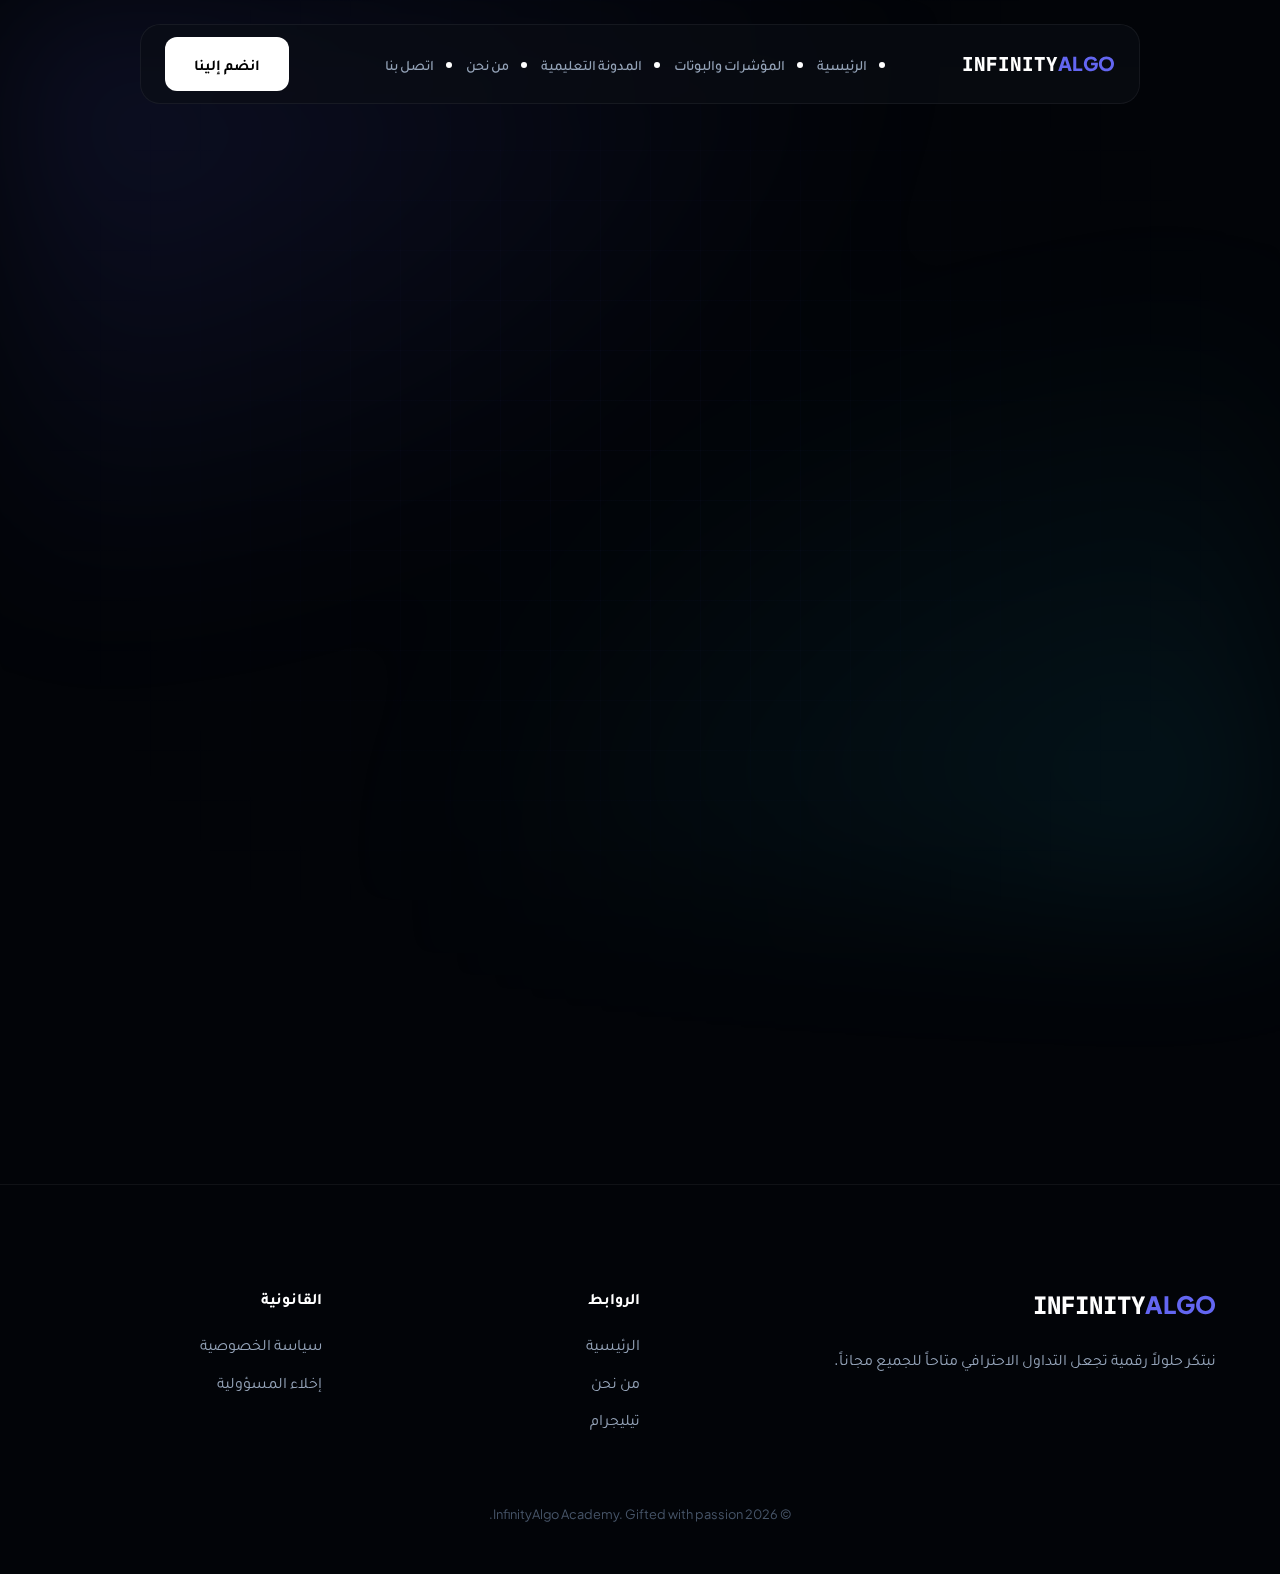
<file: disclaimer.html>
<!DOCTYPE html>
<html lang="ar" dir="rtl">

<head>
    <meta charset="UTF-8">
    <meta name="viewport" content="width=device-width, initial-scale=1.0">
    <title>إخلاء المسؤولية | InfinityAlgo Academy</title>
    <meta name="description" content="إخلاء مسؤولية قانوني بشأن التداول واستخدام أدوات InfinityAlgo.">

    <!-- CSS & Fonts -->
    <link rel="stylesheet" href="style.css">
    <link rel="stylesheet" href="https://cdnjs.cloudflare.com/ajax/libs/font-awesome/6.5.1/css/all.min.css">
</head>

<body>

    <div class="mesh-gradient"></div>

    <!-- Header -->
    <header class="site-header">
        <nav class="navbar">
            <a href="index.html" class="mono"
                style="font-weight: 800; font-size: 1.2rem; color: #fff; text-decoration: none;">
                INFINITY<span style="color: var(--accent);">ALGO</span>
            </a>

            <ul class="nav-links">
                <li><a href="index.html" class="nav-link">الرئيسية</a></li>
                <li><a href="products.html" class="nav-link">المؤشرات والبوتات</a></li>
                <li><a href="resources.html" class="nav-link">المدونة التعليمية</a></li>
                <li><a href="about.html" class="nav-link">من نحن</a></li>
                <li><a href="contact.html" class="nav-link">اتصل بنا</a></li>
            </ul>

            <a href="https://t.me/King_arius_dz" class="btn btn-primary">
                انضم إلينا
            </a>
        </nav>
    </header>

    <!-- Content Section -->
    <section class="container" style="padding-top: 180px; padding-bottom: 100px;">
        <div class="reveal">
            <h1 class="text-gradient" style="margin-bottom: 40px;">إخلاء المسؤولية القانونية</h1>

            <div
                style="background: var(--bg-card); padding: 40px; border-radius: 24px; border: 1px solid var(--border-light); line-height: 1.8; color: var(--text-secondary);">
                <div
                    style="border-right: 4px solid #ef4444; padding-right: 20px; background: rgba(239, 68, 68, 0.05); padding: 20px; border-radius: 0 12px 12px 0; margin-bottom: 40px;">
                    <h3 style="color: #ef4444; margin-bottom: 10px;">تحذير من المخاطر</h3>
                    <p style="color: #fff;">التداول في الأسواق المالية ينطوي على مخاطر كبيرة قد تؤدي إلى فقدان كامل لرأس
                        المال. الأدوات المقدمة هنا هي لأغراض تعليمية فقط.</p>
                </div>

                <h3 style="color: #fff; margin-bottom: 20px;">1. ليس نصيحة مالية</h3>
                <p>جميع البيانات والمؤشرات والروبوتات المتوفرة في أكاديمية InfinityAlgo مقدمة لأغراض "تعليمية وإرشادية"
                    فقط. نحن لا نقدم توصيات استثمارية أو نصائح مالية لشراء أو بيع أي أداة مالية.</p>

                <h3 style="color: #fff; margin-top: 40px; margin-bottom: 20px;">2. دقة المعلومات</h3>
                <p>بينما نسعى جاهدين لضمان دقة معلوماتنا وأدواتنا، إلا أننا لا نضمن خلوها من الأخطاء أو دقتها المستمرة
                    نظراً لتقلبات السوق التقنية والعامة.</p>

                <h3 style="color: #fff; margin-top: 40px; margin-bottom: 20px;">3. مسؤولية المستخدم</h3>
                <p>يتحمل المستخدم المسؤولية الكاملة عن أي قرارات تداول يتخذها بناءً على استخدام هذه الأدوات. الأرباح
                    السابقة ليست ضماناً للنتائج المستقبلية.</p>

                <h3 style="color: #fff; margin-top: 40px; margin-bottom: 20px;">4. الحدود القانونية</h3>
                <p>لا تتحمل أكاديمية InfinityAlgo أو القائمون عليها أي مسؤولية قانونية عن أي خسائر مالية مباشرة أو غير
                    مباشرة تنجم عن استخدام المحتوى المتوفر هنا.</p>
            </div>
        </div>
    </section>

    <!-- Footer -->
    <footer>
        <div class="container">
            <div class="footer-grid">
                <div>
                    <div class="footer-logo mono">INFINITY<span style="color: var(--accent);">ALGO</span></div>
                    <p style="color: var(--text-secondary);">نبتكر حلولاً رقمية تجعل التداول الاحترافي متاحاً للجميع
                        مجاناً.</p>
                </div>
                <div>
                    <h4 style="margin-bottom: 20px;">الروابط</h4>
                    <a href="index.html" class="footer-link">الرئيسية</a>
                    <a href="about.html" class="footer-link">من نحن</a>
                    <a href="https://t.me/King_arius_dz" class="footer-link">تيليجرام</a>
                </div>
                <div>
                    <h4 style="margin-bottom: 20px;">القانونية</h4>
                    <a href="privacy.html" class="footer-link">سياسة الخصوصية</a>
                    <a href="disclaimer.html" class="footer-link">إخلاء المسؤولية</a>
                </div>
            </div>
            <div style="text-align: center; margin-top: 60px; color: var(--text-dim); font-size: 0.8rem;">
                &copy; 2026 InfinityAlgo Academy. Gifted with passion.
            </div>
        </div>
    </footer>

    <!-- Scripts -->
    <script src="script.js"></script>
</body>

</html>
</file>
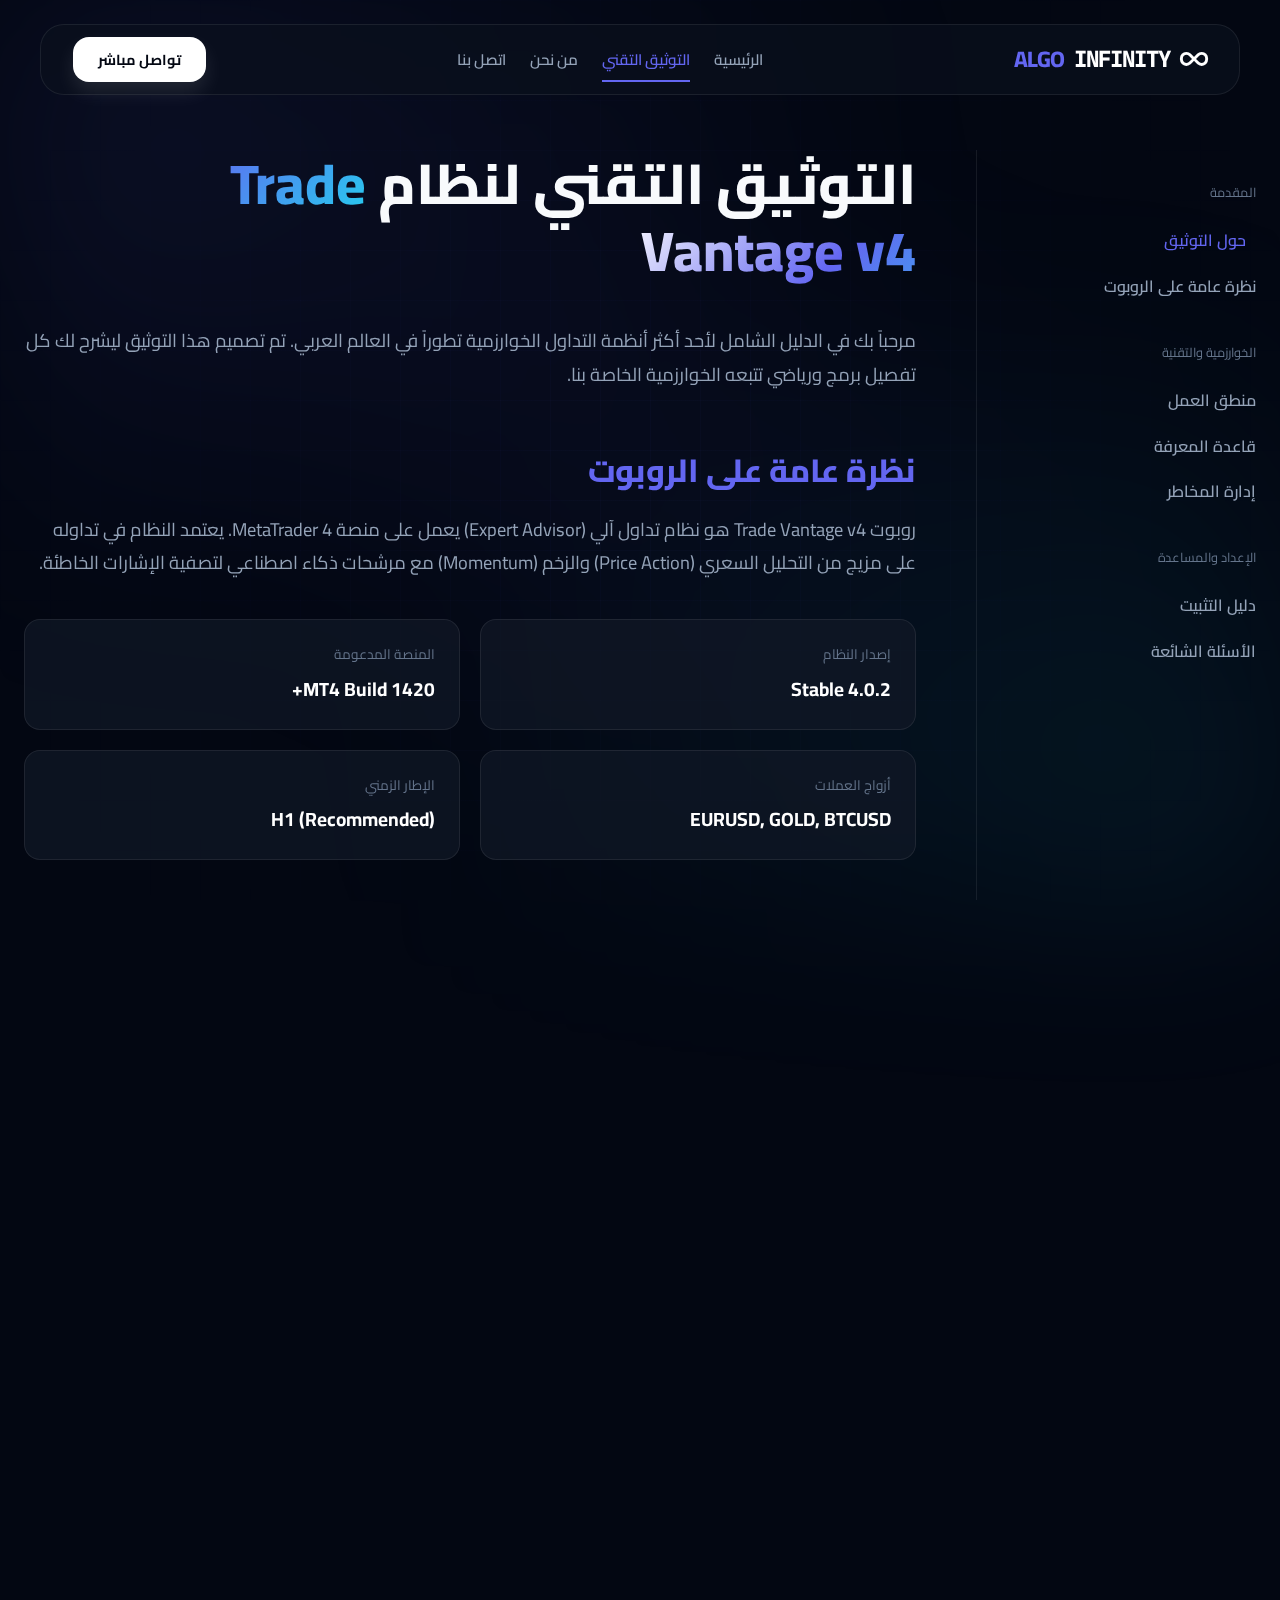
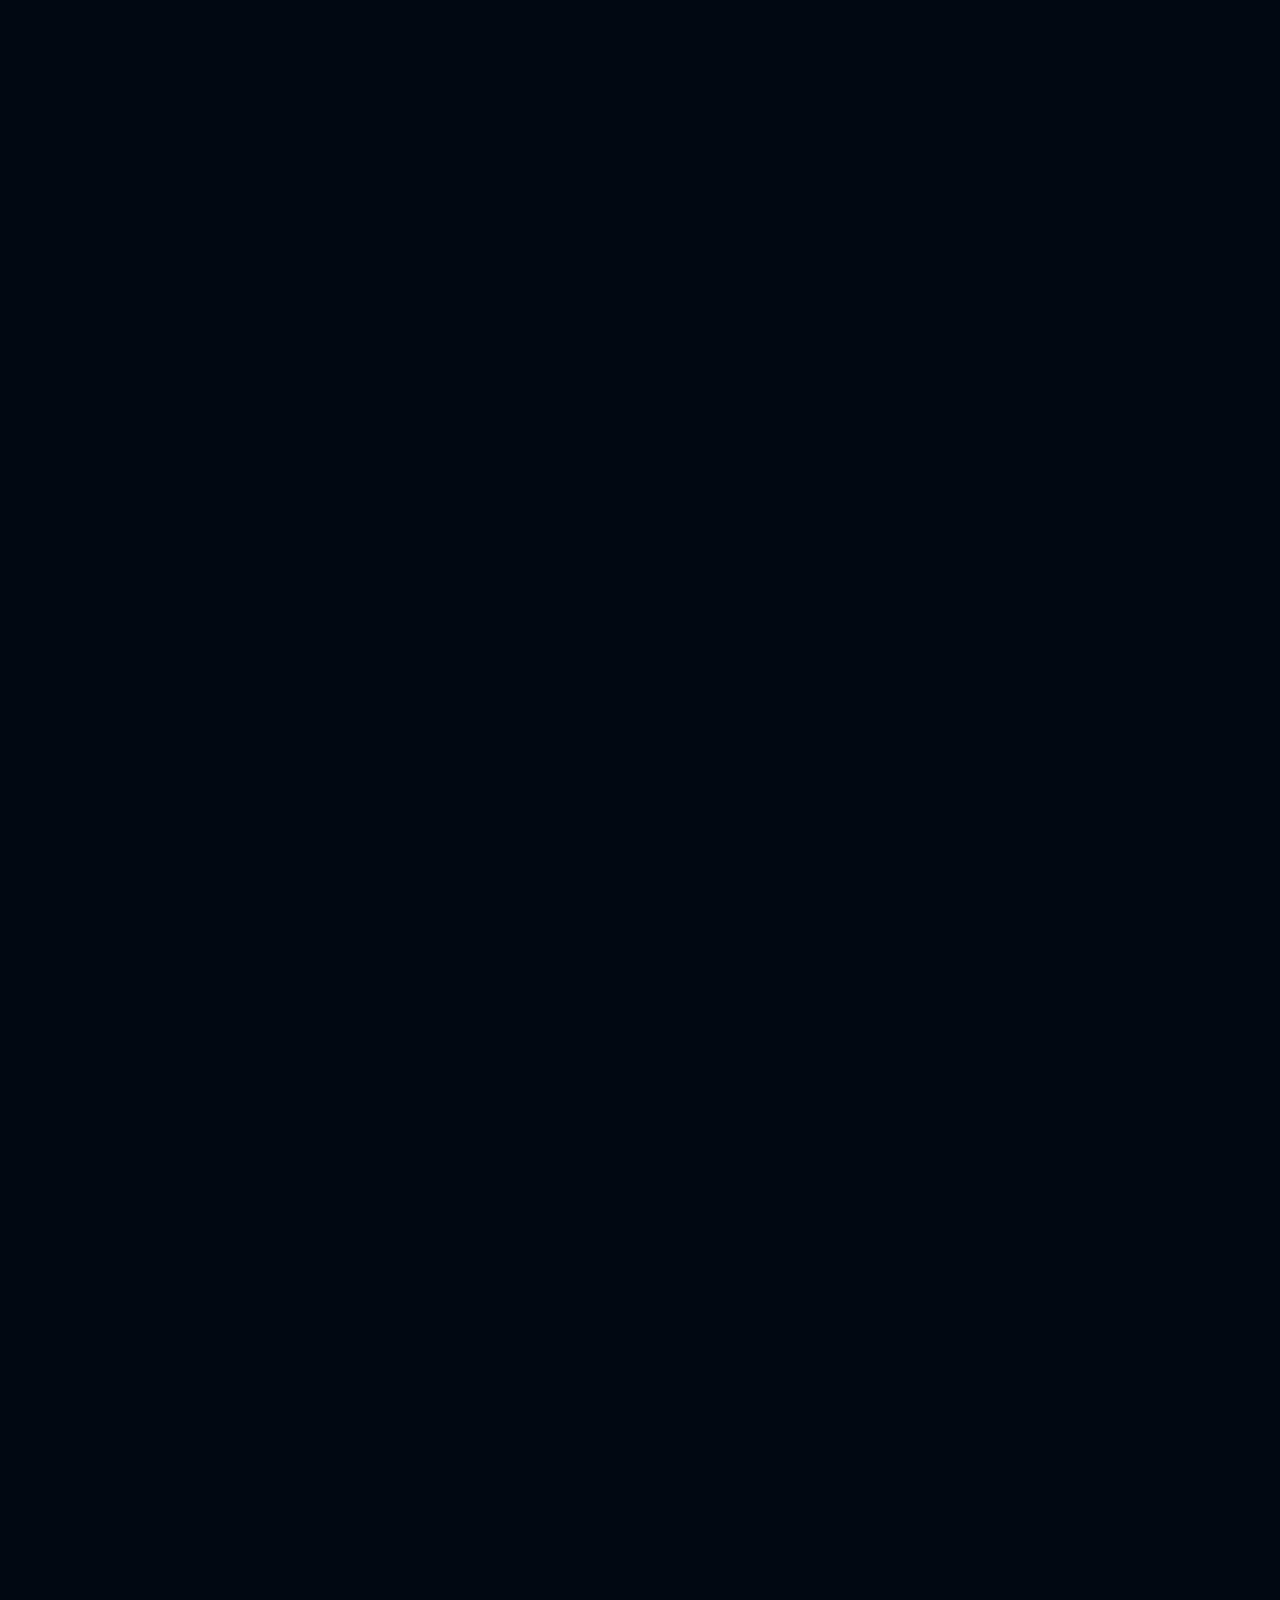
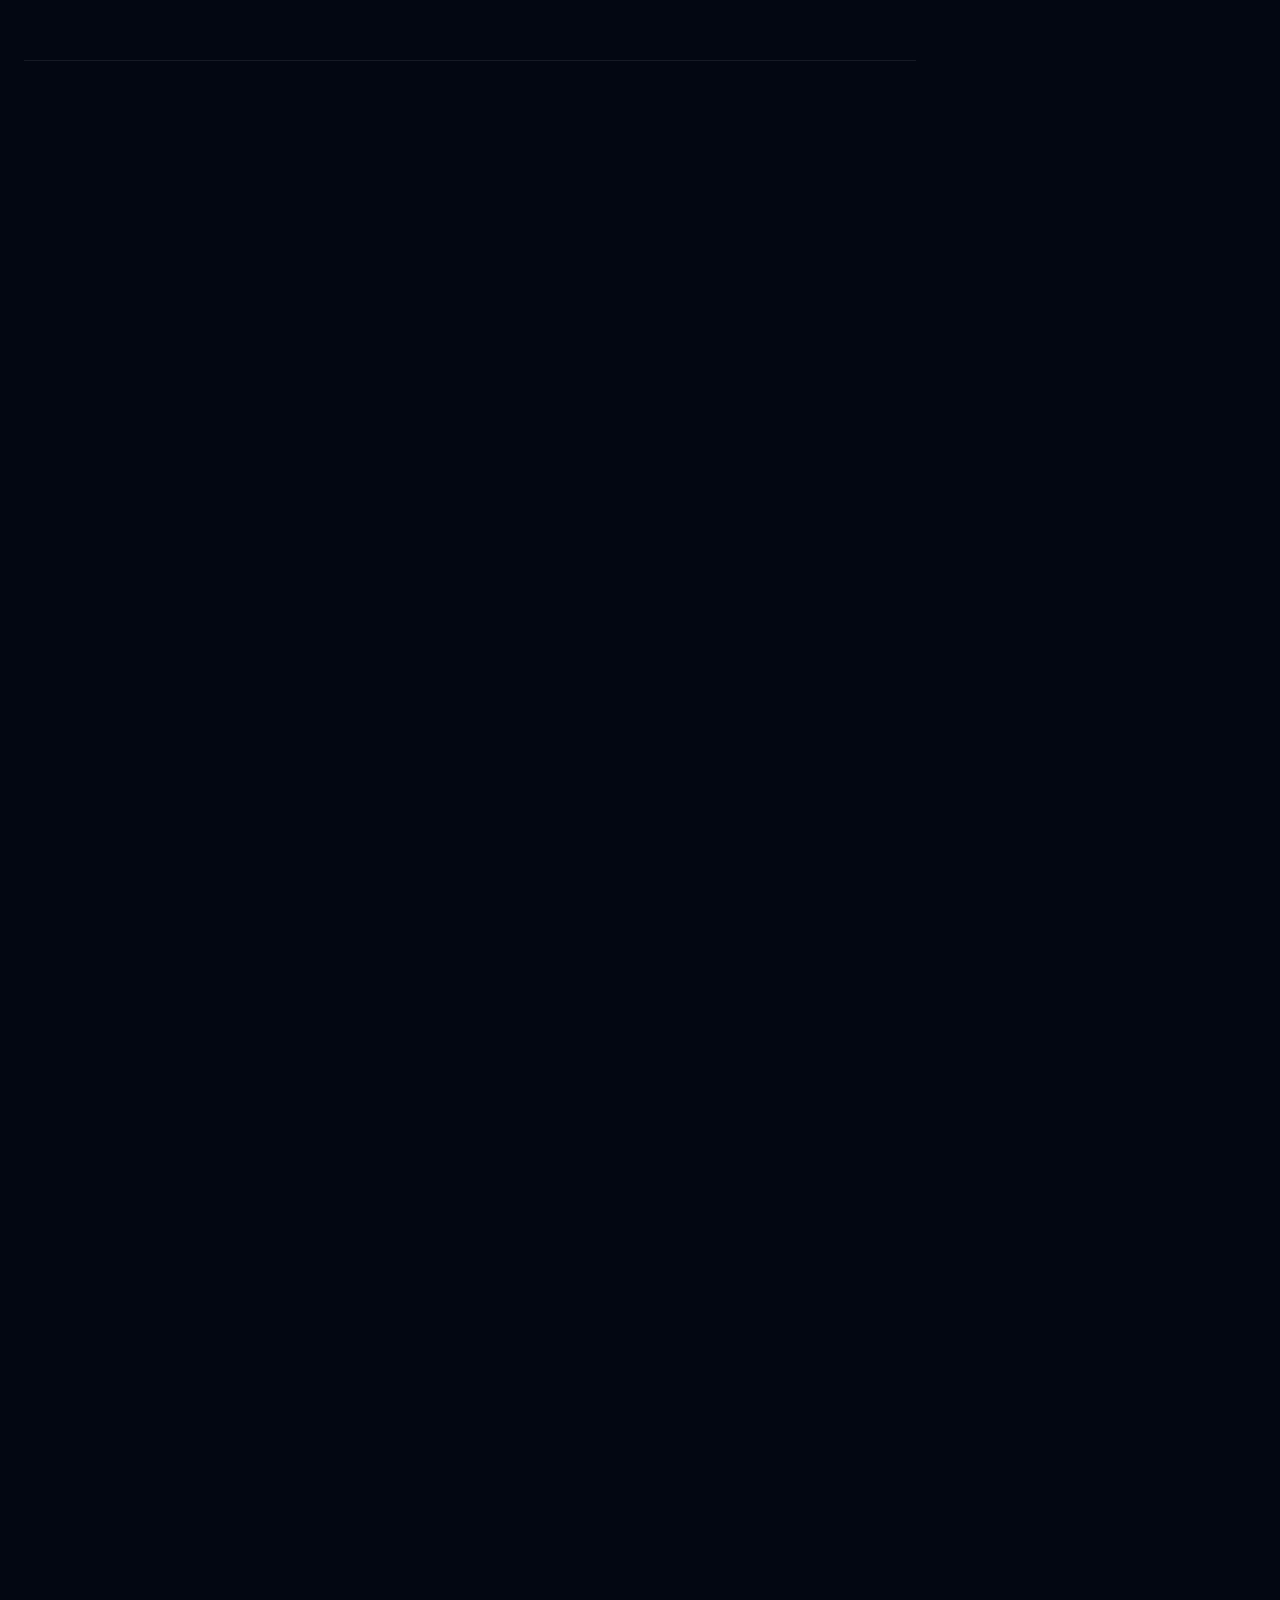
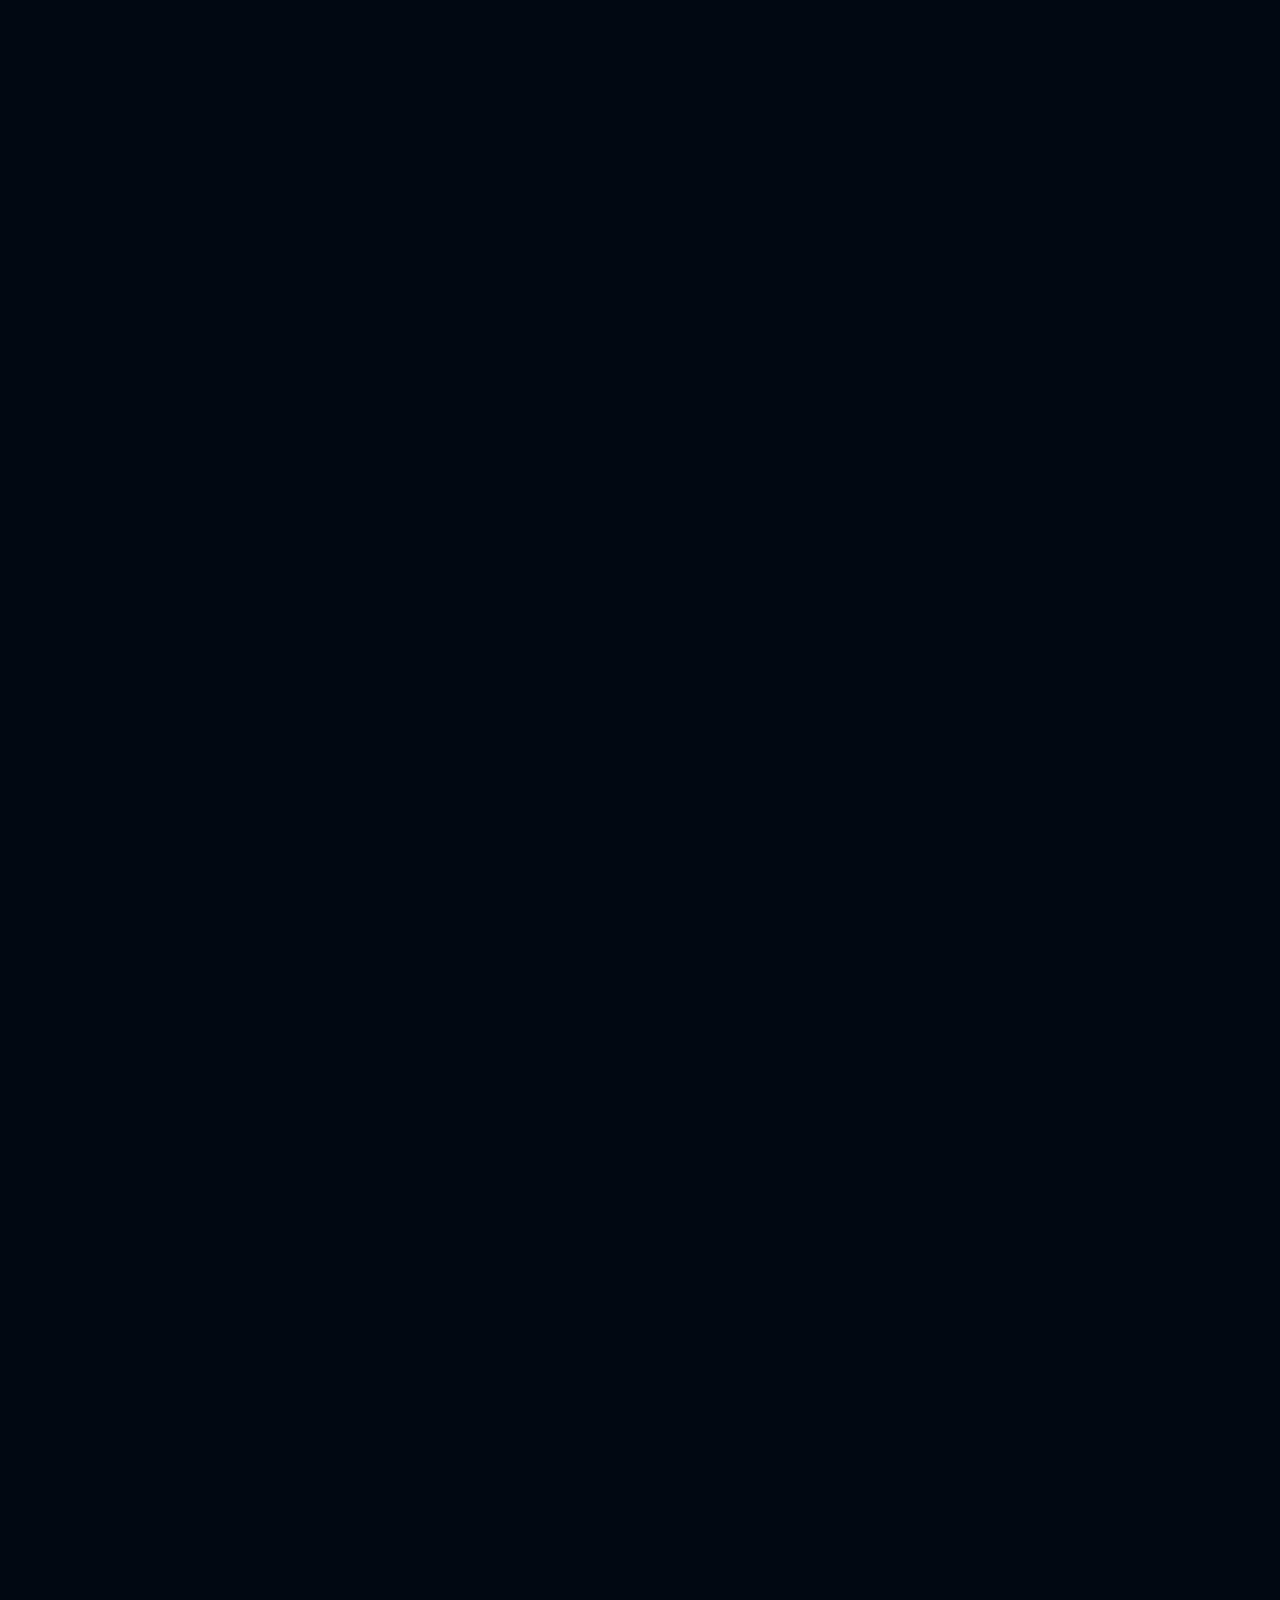
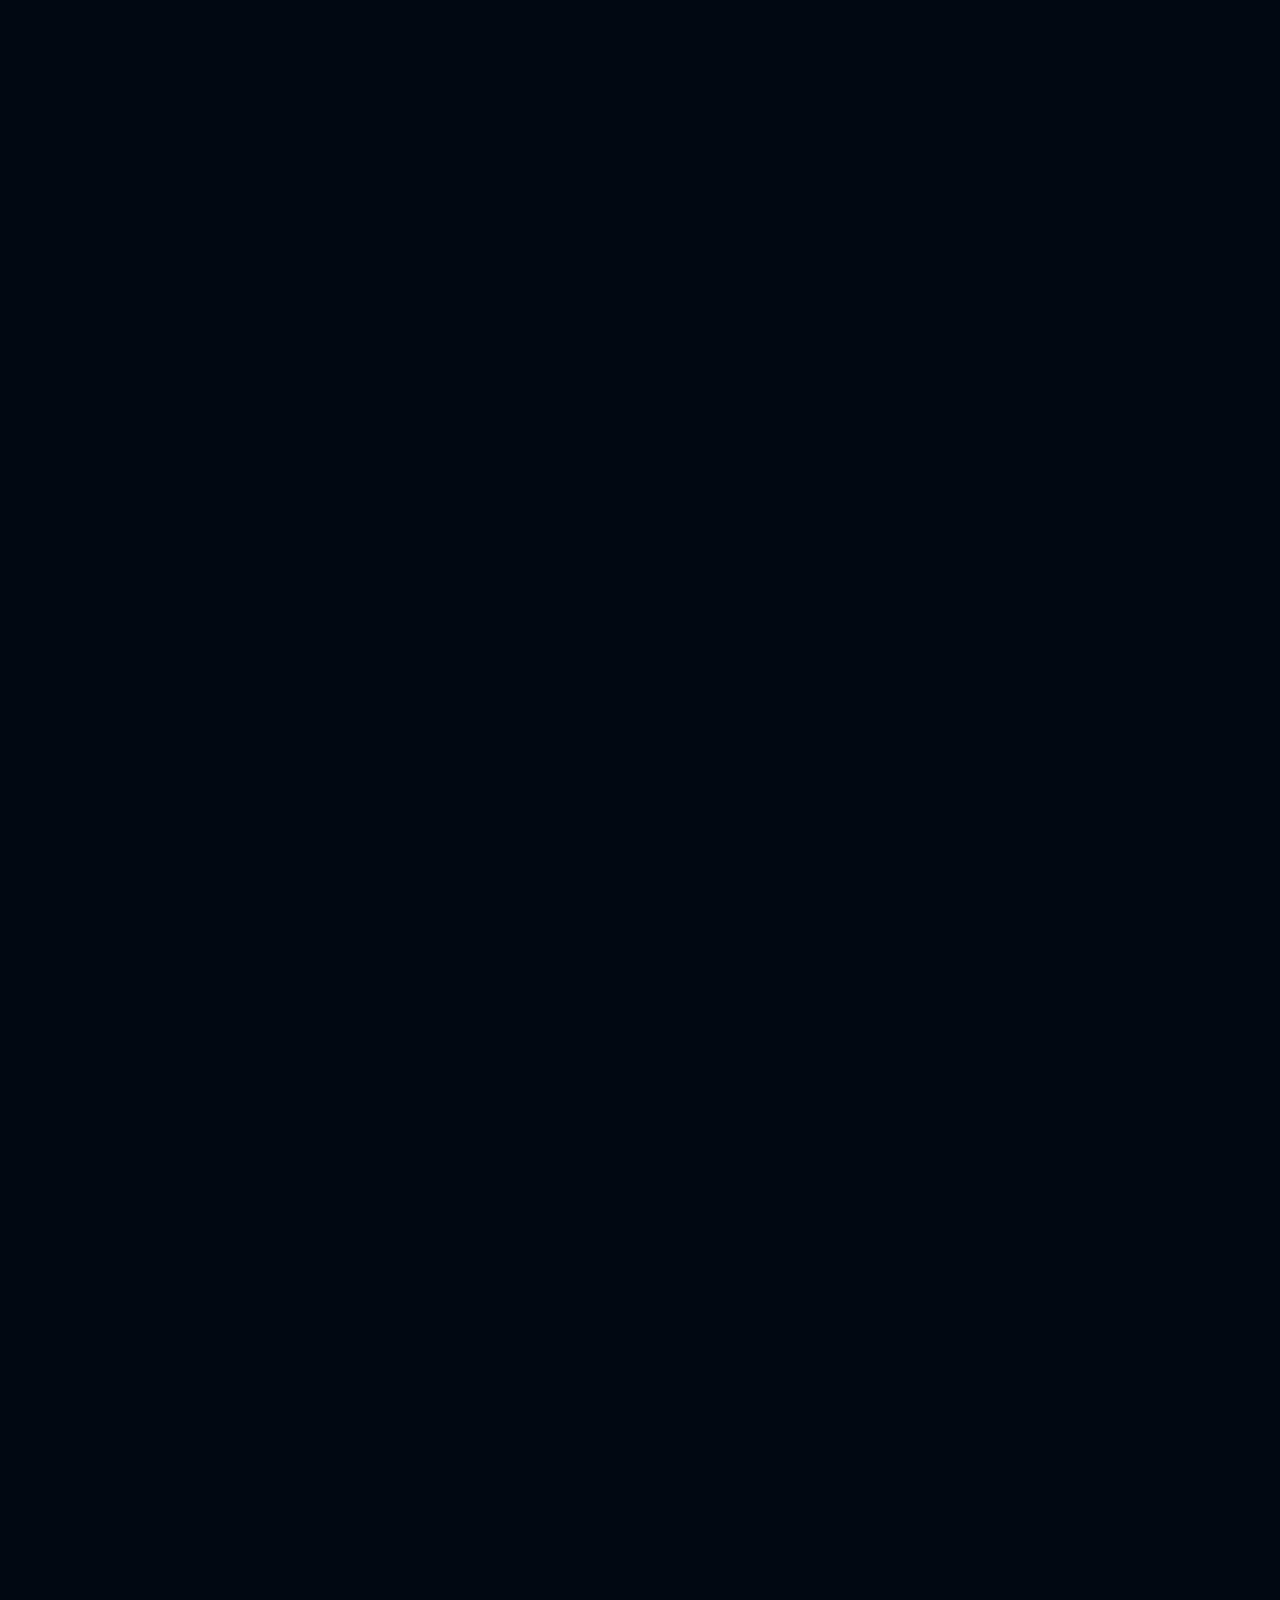
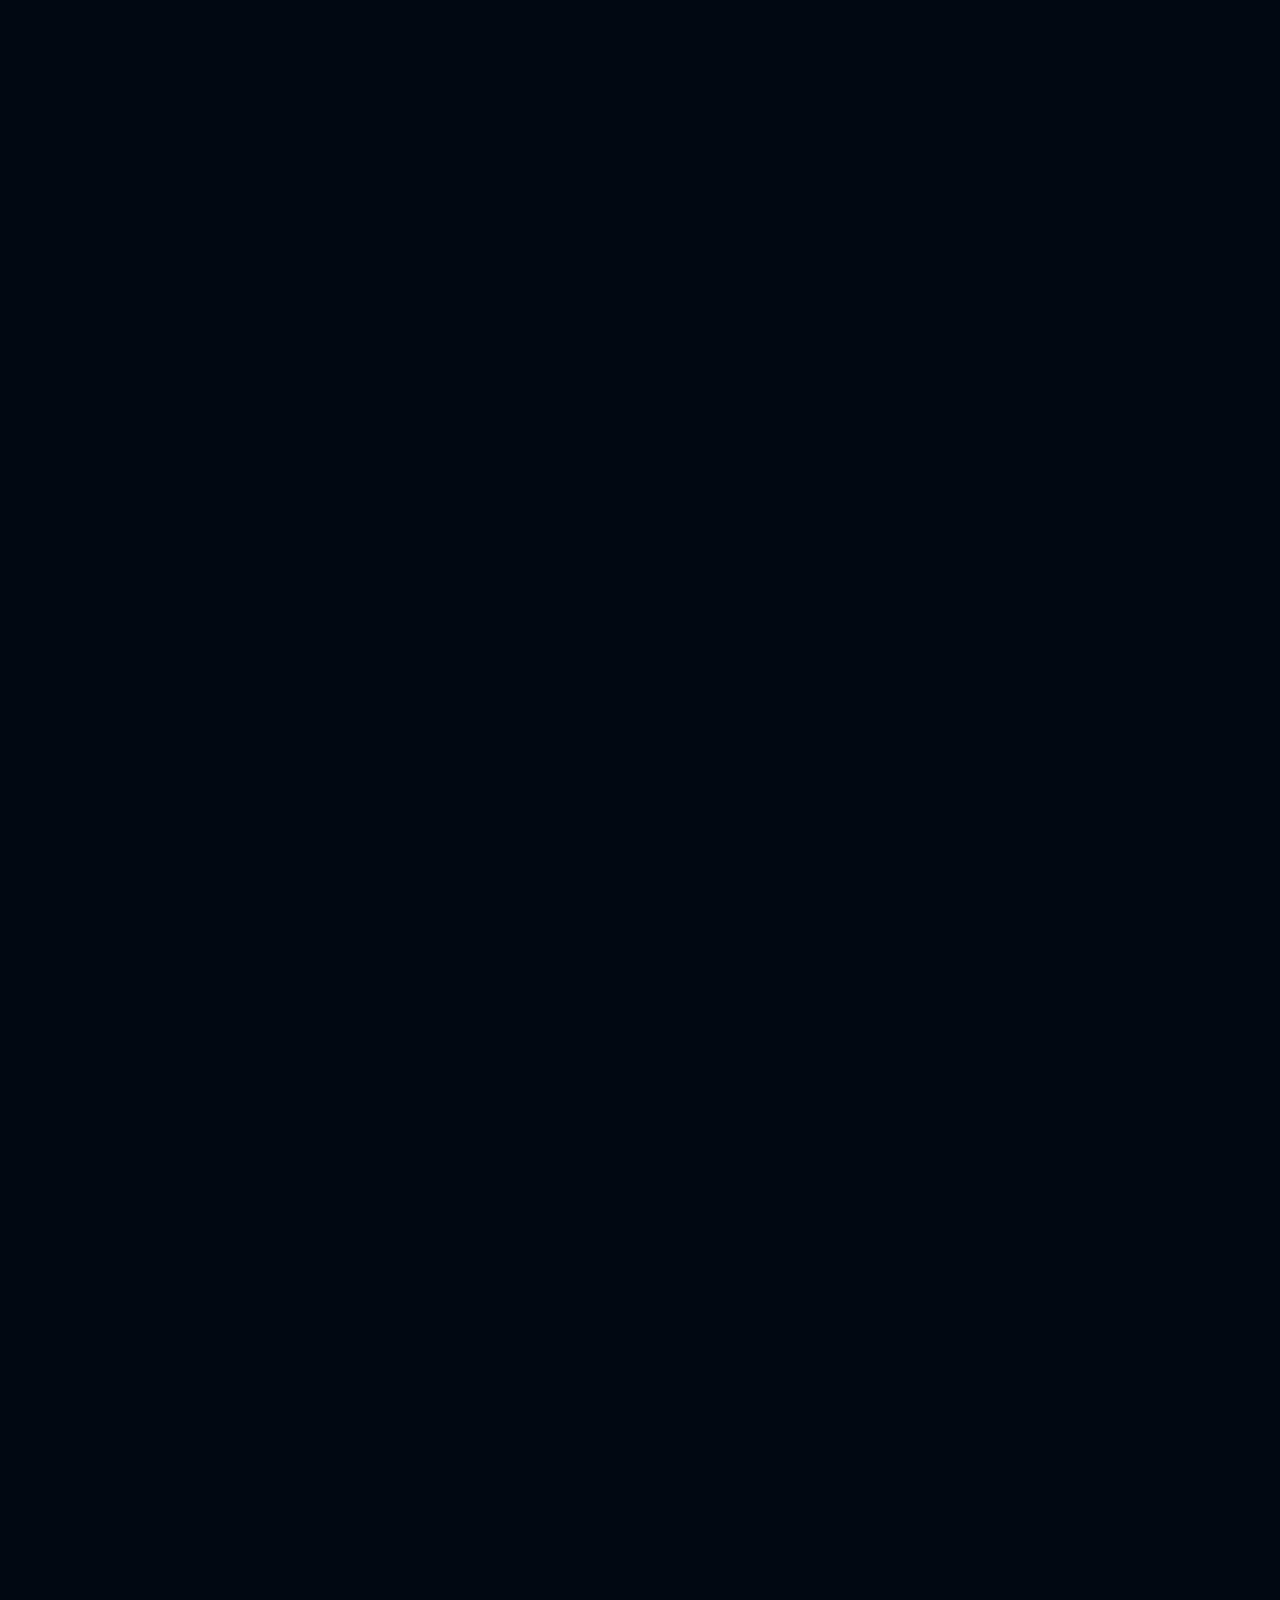
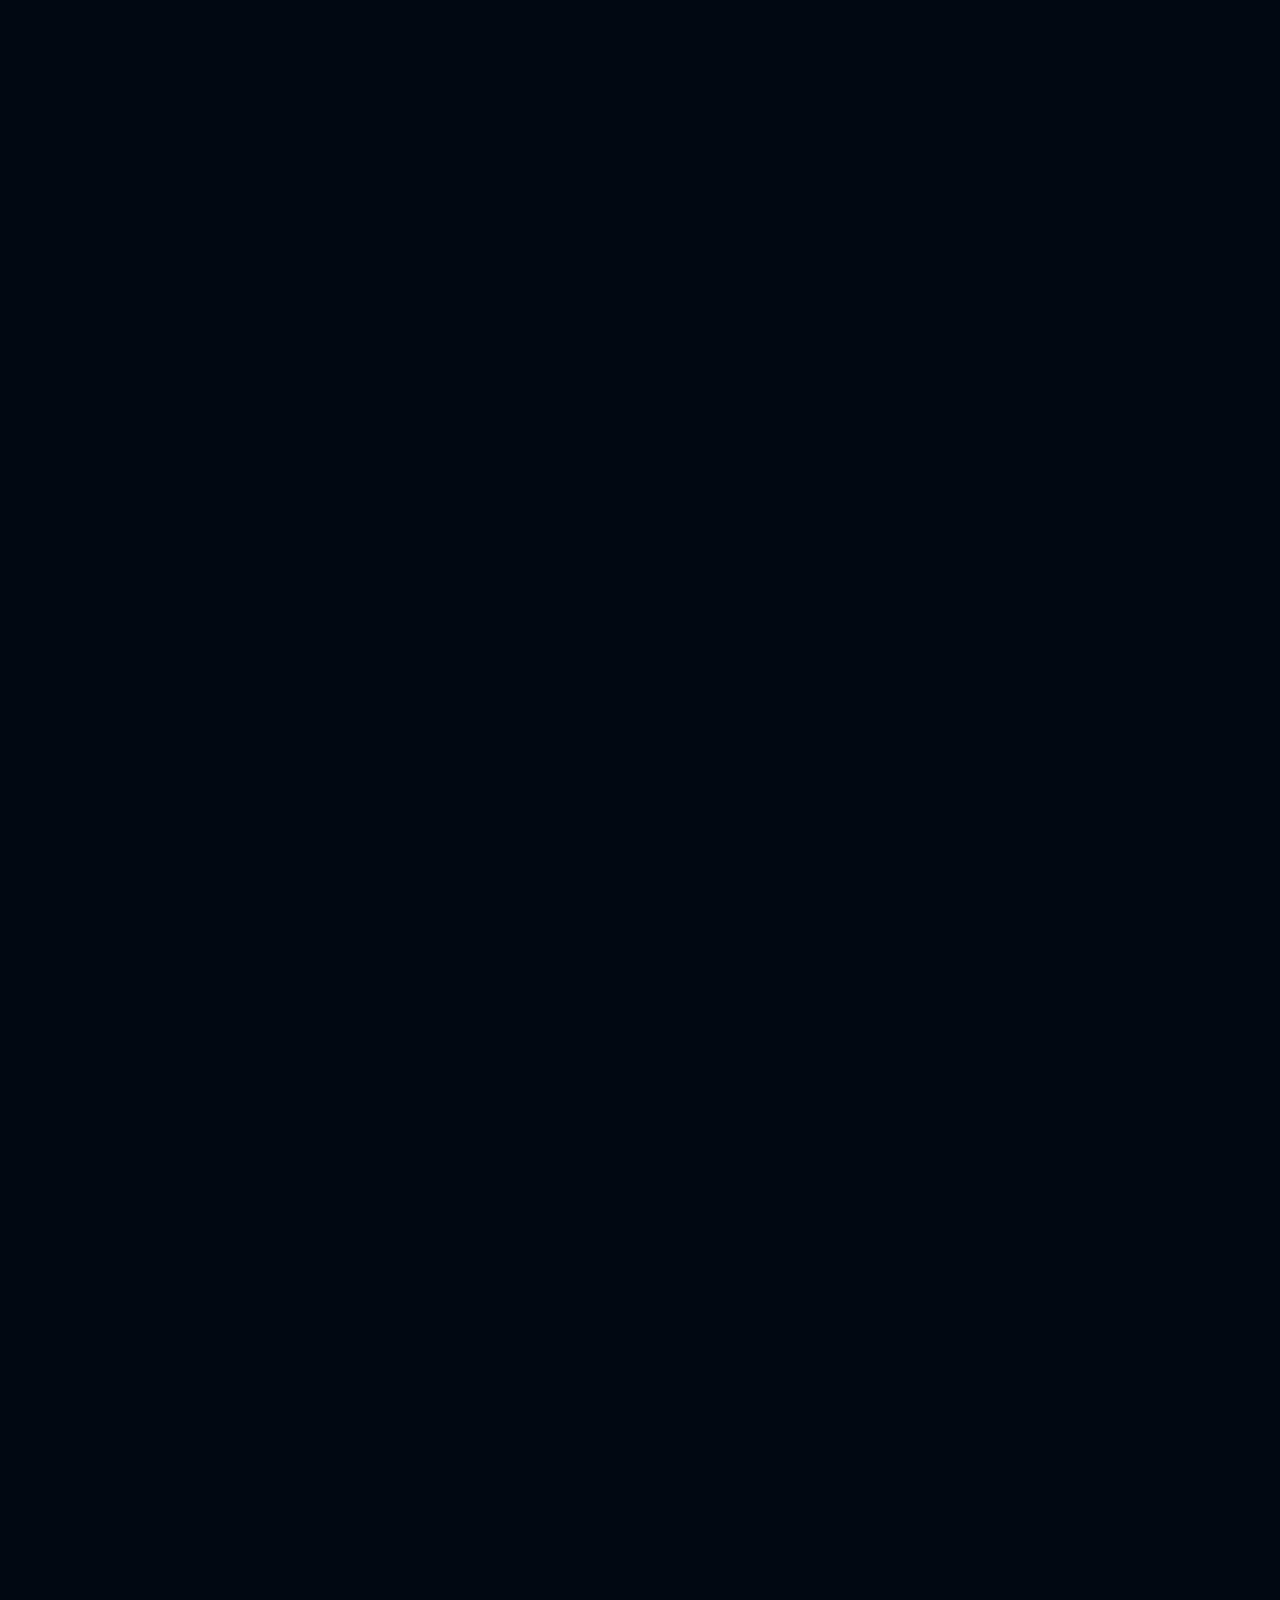
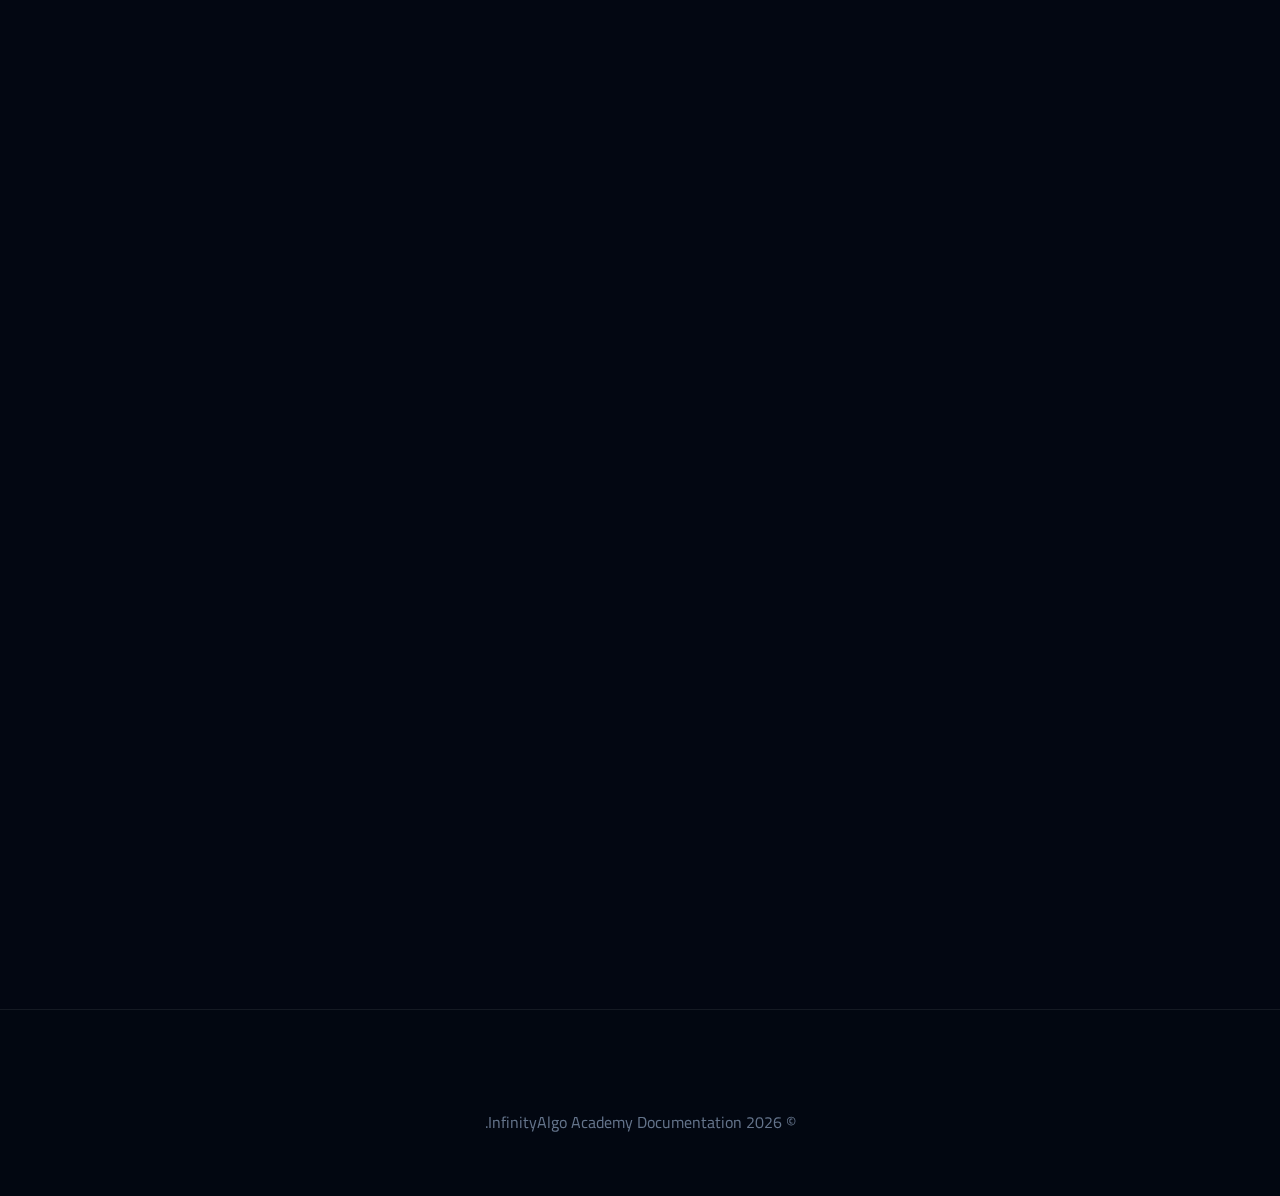
<file: docs.html>
<!DOCTYPE html>
<html lang="ar" dir="rtl">

<head>
    <meta charset="UTF-8">
    <meta name="viewport" content="width=device-width, initial-scale=1.0">
    <title>التوثيق التقني | Trade Vantage v4</title>
    <link rel="icon" type="image/png" href="favicon.png">

    <link rel="preconnect" href="https://fonts.googleapis.com">
    <link rel="preconnect" href="https://fonts.gstatic.com" crossorigin>
    <link
        href="https://fonts.googleapis.com/css2?family=Cairo:wght@200;300;400;500;600;700;800;900&family=JetBrains+Mono:wght@400;700&display=swap"
        rel="stylesheet">
    <link rel="stylesheet" href="https://cdnjs.cloudflare.com/ajax/libs/font-awesome/6.5.1/css/all.min.css">
    <link rel="stylesheet" href="css/main.css">

    <style>
        .docs-layout {
            display: grid;
            grid-template-columns: 280px 1fr;
            gap: 60px;
            padding-top: 150px;
            padding-bottom: 100px;
        }

        .docs-sidebar {
            position: sticky;
            top: 120px;
            height: calc(100vh - 150px);
            overflow-y: auto;
            border-left: 1px solid var(--border-light);
            padding-left: 20px;
        }

        .side-title {
            font-size: 0.8rem;
            text-transform: uppercase;
            color: var(--text-dim);
            letter-spacing: 1px;
            margin-bottom: 16px;
            margin-top: 32px;
        }

        .side-nav {
            list-style: none;
        }

        .side-link {
            display: block;
            padding: 10px 0;
            color: var(--text-secondary);
            text-decoration: none;
            font-weight: 600;
            transition: var(--transition);
        }

        .side-link:hover,
        .side-link.active {
            color: var(--accent);
            padding-right: 10px;
        }

        .docs-content {
            max-width: 900px;
        }

        .docs-content h1 {
            font-size: 3.5rem;
            margin-bottom: 40px;
        }

        .docs-content h2 {
            font-size: 2rem;
            margin-top: 60px;
            margin-bottom: 24px;
            color: var(--accent);
        }

        .docs-content p {
            font-size: 1.15rem;
            color: var(--text-secondary);
            margin-bottom: 24px;
            line-height: 1.8;
        }

        .code-block {
            background: #010409;
            border: 1px solid var(--border-light);
            border-radius: 16px;
            padding: 24px;
            font-family: var(--font-mono);
            font-size: 0.9rem;
            color: var(--cyan);
            margin: 32px 0;
            direction: ltr;
            position: relative;
            overflow-x: auto;
        }

        .info-box {
            background: rgba(99, 102, 241, 0.05);
            border-right: 4px solid var(--accent);
            padding: 32px;
            border-radius: 16px;
            margin: 40px 0;
        }

        .spec-grid {
            display: grid;
            grid-template-columns: 1fr 1fr;
            gap: 20px;
            margin: 40px 0;
        }

        .spec-item {
            background: var(--bg-card);
            padding: 24px;
            border-radius: 16px;
            border: 1px solid var(--border-light);
        }

        .spec-label {
            color: var(--text-dim);
            font-size: 0.85rem;
            display: block;
            margin-bottom: 8px;
        }

        .spec-val {
            font-weight: 700;
            color: #fff;
            font-size: 1.2rem;
        }

        @media (max-width: 968px) {
            .docs-layout {
                grid-template-columns: 1fr;
            }

            .docs-sidebar {
                display: none;
            }
        }
    </style>
</head>

<body>

    <div class="mesh-gradient"></div>

    <header class="site-header">
        <a href="index.html" class="logo">
            <i class="fas fa-infinity"></i> INFINITY<span>ALGO</span>
        </a>
        <nav>
            <ul class="nav-links">
                <li><a href="index.html" class="nav-link">الرئيسية</a></li>
                <li><a href="docs.html" class="nav-link active">التوثيق التقني</a></li>
                <li><a href="about.html" class="nav-link">من نحن</a></li>
                <li><a href="contact.html" class="nav-link">اتصل بنا</a></li>
            </ul>
        </nav>
        <a href="https://t.me/King_arius_dz" class="btn btn-primary" style="padding: 10px 24px; font-size: 0.9rem;">
            تواصل مباشر
        </a>
    </header>

    <main class="container">
        <div class="docs-layout">
            <aside class="docs-sidebar">
                <div class="side-title">المقدمة</div>
                <ul class="side-nav">
                    <li><a href="#intro" class="side-link active">حول التوثيق</a></li>
                    <li><a href="#overview" class="side-link">نظرة عامة على الروبوت</a></li>
                </ul>

                <div class="side-title">الخوارزمية والتقنية</div>
                <ul class="side-nav">
                    <li><a href="#logic" class="side-link">منطق العمل</a></li>
                    <li><a href="#knowledge-base" class="side-link">قاعدة المعرفة</a></li>
                    <li><a href="#risk" class="side-link">إدارة المخاطر</a></li>
                </ul>

                <div class="side-title">الإعداد والمساعدة</div>
                <ul class="side-nav">
                    <li><a href="#setup" class="side-link">دليل التثبيت</a></li>
                    <li><a href="#pro-faq" class="side-link">الأسئلة الشائعة</a></li>
                </ul>
            </aside>

            <section class="docs-content">
                <article id="intro">
                    <h1 class="reveal">التوثيق التقني لنظام <span class="text-gradient">Trade Vantage v4</span></h1>
                    <p class="reveal">مرحباً بك في الدليل الشامل لأحد أكثر أنظمة التداول الخوارزمية تطوراً في العالم
                        العربي. تم تصميم هذا التوثيق ليشرح لك كل تفصيل برمج ورياضي تتبعه الخوارزمية الخاصة بنا.</p>
                </article>

                <article id="overview">
                    <h2 class="reveal">نظرة عامة على الروبوت</h2>
                    <p class="reveal">روبوت Trade Vantage v4 هو نظام تداول آلي (Expert Advisor) يعمل على منصة MetaTrader
                        4. يعتمد النظام في تداوله على مزيج من التحليل السعري (Price Action) والزخم (Momentum) مع مرشحات
                        ذكاء اصطناعي لتصفية الإشارات الخاطئة.</p>

                    <div class="spec-grid">
                        <div class="spec-item reveal">
                            <span class="spec-label">إصدار النظام</span>
                            <span class="spec-val">4.0.2 Stable</span>
                        </div>
                        <div class="spec-item reveal" style="transition-delay: 0.1s;">
                            <span class="spec-label">المنصة المدعومة</span>
                            <span class="spec-val">MT4 Build 1420+</span>
                        </div>
                        <div class="spec-item reveal" style="transition-delay: 0.2s;">
                            <span class="spec-label">أزواج العملات</span>
                            <span class="spec-val">EURUSD, GOLD, BTCUSD</span>
                        </div>
                        <div class="spec-item reveal" style="transition-delay: 0.3s;">
                            <span class="spec-label">الإطار الزمني</span>
                            <span class="spec-val">H1 (Recommended)</span>
                        </div>
                    </div>
                </article>

                <article id="logic">
                    <h2 class="reveal">الخوارزمية العميقة: منطق العمل</h2>
                    <p class="reveal">يعتمد نظام Trade Vantage v4 على ثلاث ركائز أساسية للتحليل، تعمل جميعها في وقت واحد
                        لاتخاذ قرار التداول:</p>

                    <div class="glass-card reveal" style="margin-bottom: 32px;">
                        <h4 style="color: var(--cyan); margin-bottom: 16px;"><i class="fas fa-layer-group"></i> 1. تحليل
                            تدفق السيولة (Order Flow)</h4>
                        <p style="font-size: 0.95rem;">الخوارزمية تراقب أحجام التداول عند مستويات الدعم والمقاومة
                            التاريخية. إذا تم رصد "امتصاص" (Absorption) للسيولة، يقوم النظام بالاستعداد للدخول مع الطرف
                            الغالب.</p>
                    </div>

                    <div class="glass-card reveal" style="margin-bottom: 32px;">
                        <h4 style="color: var(--accent); margin-bottom: 16px;"><i class="fas fa-wave-square"></i> 2.
                            مرشح التذبذب العالي (Volatility Filter)</h4>
                        <p style="font-size: 0.95rem;">يستخدم النظام مؤشر الـ ATR المطور لحساب متوسط المدى السعري. إذا
                            تجاوز التذبذب حدود الأمان (أثناء الأخبار مثلاً)، يقوم النظام بتعطيل المداخل الجديدة
                            تلقائياً.</p>
                    </div>

                    <div class="code-block reveal">
                        // Logic for Trend Confirmation
                        double trendStrength = iCustom(NULL, 0, "TradeVantage_Core", 1, 0);
                        double momentumBuffer = iCCI(NULL, 0, 14, PRICE_TYPICAL, 0);

                        if (trendStrength > 0.75 && MathAbs(momentumBuffer) > 100) {
                        SignalState = SIGNAL_CONFIRMED;
                        // Check for Supply/Demand Zones
                        if (CheckZoneValidity(CURRENT_PRICE)) {
                        OpenPosition(OP_BUY);
                        }
                        }
                    </div>
                </article>

                <article id="knowledge-base" style="margin-top: 80px;">
                    <h2 class="reveal"
                        style="font-size: 2.5rem; border-bottom: 2px solid var(--accent); padding-bottom: 15px;">قاعدة
                        المعرفة: حلول لمشكلات التداول الحقيقية</h2>
                    <p class="reveal">هنا نجيب على أكثر الأسئلة بحثاً على جوجل ونحل المشاكل التي تؤرق 90% من المتداولين.
                    </p>

                    <div style="display: grid; gap: 30px; margin-top: 40px;">
                        <!-- Problem 1: Stop Hunting -->
                        <div class="glass-card reveal">
                            <h3 style="color: var(--cyan); margin-bottom: 12px;"><i class="fas fa-crosshairs"></i> مشكلة
                                "صيد الستوبات" (Stop Hunting)</h3>
                            <p style="font-size: 0.95rem; line-height: 1.8;"><strong>المشكلة:</strong> كثيراً ما يلمس
                                السعر أمر وقف الخسارة بفارق بسيط ثم ينعكس في اتجاهك، مما يوحي بأن البروكر "يستهدف"
                                صفقتك.<br>
                                <strong>الحل في Trade Vantage:</strong> نستخدم تقنية <strong>Virtual Stealth
                                    Orders</strong>. أوامر الوقف لا تُرسل إلى سيرفر البروكر، بل تظل مخفية داخل كود
                                الروبوت ويتم تنفيذها لحظياً عند ملامسة السعر للهدف برمجياً، مما يجعل صفقتك "غير مرئية"
                                لأنظمة الصيد الآلية.
                            </p>
                        </div>

                        <!-- Problem 2: Demo vs Real -->
                        <div class="glass-card reveal">
                            <h3 style="color: var(--accent); margin-bottom: 12px;"><i class="fas fa-vial"></i> لماذا
                                تختلف النتائج بين الحساب التجريبي والحقيقي؟</h3>
                            <p style="font-size: 0.95rem; line-height: 1.8;"><strong>المشكلة:</strong> الروبوت يحقق
                                أرباحاً هائلة على الديمو ولكنه يخسر أو يحقق نتائج أقل على الحقيقي.<br>
                                <strong>التفسير العلمي:</strong> السبب هو <strong>الانزلاق السعري (Slippage)</strong>
                                و<strong>زمن الاستجابة (Latency)</strong>. الحسابات التجريبية تنفذ الأوامر فوراً بسعر
                                الشاشة، بينما الحقيقي يتأثر بسرعة السيرفر.<br>
                                <strong>الحل:</strong> قمنا بتزويد Trade Vantage بمرشح <strong>Slippage Guard</strong>
                                الذي يلغي الدخول في الصفقة إذا كان الفرق بين سعر الطلب والتنفيذ كبيراً جداً، مما يحمي
                                أرباحك من الضياع في عمولات خفية.
                            </p>
                        </div>

                        <!-- Problem 3: Drawdown Management -->
                        <div class="glass-card reveal">
                            <h3 style="color: var(--emerald); margin-bottom: 12px;"><i
                                    class="fas fa-chart-line-down"></i> كيف أتعامل مع التراجع في الحساب (Drawdown)؟</h3>
                            <p style="font-size: 0.95rem; line-height: 1.8;"><strong>المشكلة:</strong> الخوف من خسارة
                                كامل الحساب أثناء انعكاس السوق.<br>
                                <strong>الحل التقني:</strong> نطبق نظام <strong>Equity Protection Unit</strong>. يمكنك
                                ضبط الروبوت ليقوم بـ "الاغلاق القسري" لكافة العمليات إذا وصلت نسبة الخسارة العائمة إلى
                                حد معين (مثلاً 10%)، مما يضمن بقاءك في اللعبة حتى في أسوأ الظروف.
                            </p>
                        </div>

                        <!-- Problem 4: News Trading -->
                        <div class="glass-card reveal">
                            <h3 style="color: #f59e0b; margin-bottom: 12px;"><i class="fas fa-newspaper"></i> التداول
                                أثناء الأخبار القوية</h3>
                            <p style="font-size: 0.95rem; line-height: 1.8;"><strong>المشكلة:</strong> الحركات العنيفة
                                أثناء أخبار الفائدة أو التوظيف تدمر الاستراتيجيات الفنية.<br>
                                <strong>الحل:</strong> الروبوت مزود بـ <strong>News Avoidance Filter</strong>. يقوم
                                النظام بمراقبة الأجندة الاقتصادية آلياً ويتوقف عن فتح صفقات جديدة قبل الخبر بـ 30 دقيقة
                                وبعده بـ 60 دقيقة لضمان استقرار السوق.
                            </p>
                        </div>
                    </div>

                    <div class="info-box reveal" style="margin-top: 60px;">
                        <h4 style="margin-bottom: 15px;"><i class="fas fa-lightbulb"></i> نصيحة ذهبية للمتداول الذكي
                        </h4>
                        <p style="font-size: 1.1rem;">لا تبحث عن "الروبوت الذي لا يخسر أبداً"، بل ابحث عن "النظام الذي
                            يعرف كيف يخرج من الخسارة بأقل الأضرار". تداولك هو عمل تجاري، والخسارة المحدودة هي تكلفة
                            التشغيل، بينما الأرباح الكبيرة هي العائد.</p>
                    </div>
                </article>

                <article id="pro-faq"
                    style="margin-top: 100px; padding-top: 50px; border-top: 1px solid var(--border-light);">
                    <h2 class="reveal">مركز الإجابات: أسئلة جوجل الشائعة</h2>

                    <div style="display: grid; gap: 24px; margin-top: 40px;">
                        <div class="reveal">
                            <h4 style="color: #fff; margin-bottom: 8px;">1. هل يمكن للروبوت أن يحقق عوائد مضمونة 100%؟
                            </h4>
                            <p style="color: var(--text-secondary); font-size: 0.95rem;">لا يوجد شيء مضمون 100% في عالم
                                المال. أي نظام يدعي ذلك هو نظام احتيالي. نحن نقدم "أفضلية إحصائية" (Statistical Edge)
                                تعتمد على البيانات، مما يعني أنه على المدى الطويل، الأرباح تتجاوز الخسائر بفضل إدارة
                                المخاطر الصارمة.</p>
                        </div>

                        <div class="reveal">
                            <h4 style="color: #fff; margin-bottom: 8px;">2. ما الفرق بين المؤشر (Indicator) والروبوت
                                (EA)؟</h4>
                            <p style="color: var(--text-secondary); font-size: 0.95rem;">المؤشر هو أداة بصرية تساعدك على
                                اتخاذ القرار يدوياً. أما الروبوت (EA) فهو برنامج يقوم بالتحليل واتخاذ القرار وفتح وإغلاق
                                الصفقات نيابة عنك دون تدخل بشري، مما يوفر عليك الوقت والجهد النفسي.</p>
                        </div>

                        <div class="reveal">
                            <h4 style="color: #fff; margin-bottom: 8px;">3. هل أحتاج إلى ترك جهاز الكمبيوتر الخاص بي
                                مفتوحاً دائماً؟</h4>
                            <p style="color: var(--text-secondary); font-size: 0.95rem;">لضمان عمل الروبوت 24/5، نوصي
                                بشدة باستخدام **سيرفر VPS (Virtual Private Server)**. وهو جهاز كمبيوتر سحابي يعمل
                                باستمرار، مما يضمن عدم انقطاع الروبوت عن العمل حتى لو انقطع الإنترنت أو الكهرباء في
                                منزلك.</p>
                        </div>

                        <div class="reveal">
                            <h4 style="color: #fff; margin-bottom: 8px;">4. هل لغة البرمجة MQL آمنة؟</h4>
                            <p style="color: var(--text-secondary); font-size: 0.95rem;">نعم، لغة MQL هي اللغة الرسمية
                                لمنصة MetaTrader، وهي مشفرة وآمنة تماماً. ملفات `.ex4` التي نقدمها هي ملفات تنفيذية لا
                                يمكن اختراقها أو سرقة استراتيجيتك من خلالها.</p>
                        </div>

                        <div class="reveal">
                            <h4 style="color: #fff; margin-bottom: 8px;">5. كيف أتأكد من أن الروبوت يعمل بشكل صحيح؟</h4>
                            <p style="color: var(--text-secondary); font-size: 0.95rem;">تأكد من ظهور "الوجه المبتسم"
                                (Smiley Face) في الزاوية العلوية اليمنى للشارت في MT4. إذا كان الوجه عابساً، فهذا يعني
                                أن خيار "التداول الآلي" غير مفعل في إعدادات المنصة.</p>
                        </div>
                    </div>
                </article>
                <article id="risk" style="margin-top: 60px;">
                    <h2 class="reveal">نظام إدارة المخاطر: درع الحماية</h2>
                    <p class="reveal">الأمان هو ما يميز Trade Vantage. يحتوي النظام على "وحدة إدارة الأزمات" التي تعمل
                        بشكل مستقل:</p>

                    <div class="spec-grid">
                        <div class="spec-item reveal">
                            <span class="spec-label">Trailing Stop الذكي</span>
                            <p style="font-size: 0.9rem;">لا يتحرك الوقف بناءً على نقاط ثابتة، بل بناءً على مستويات
                                الفركتالز (Fractals) لضمان عدم الخروج من الاتجاه مبكراً.</p>
                        </div>
                        <div class="spec-item reveal">
                            <span class="spec-label">نظام الوقف الافتراضي (Hidden SL)</span>
                            <p style="font-size: 0.9rem;">يتم حساب الوقف والهدف برمجياً داخل الروبوت. لا يرى البروكر هذه
                                المستويات، مما يمنع "صيد الستوبات" (Stop Hunting).</p>
                        </div>
                    </div>

                    <div class="info-box reveal"
                        style="background: rgba(16, 185, 129, 0.05); border-right-color: var(--emerald);">
                        <h4 style="color: var(--emerald); margin-bottom: 12px;">ميزة حماية الأسهم (Equity Protection)
                        </h4>
                        <p style="font-size: 1rem;">يمكنك ضبط الروبوت ليغلق كافة الصفقات ويسحب اليد من السوق إذا وصلت
                            الخسارة العائمة (Drawdown) إلى نسبة 5% أو 10% من إجمالي الحساب.</p>
                    </div>
                </article>

                <article id="setup">
                    <h2 class="reveal">دليل التثبيت والتحسين</h2>
                    <p class="reveal">للحصول على أفضل أداء، اتبع الخطوات التالية للتثبيت على منصة MT4:</p>

                    <div class="glass-card reveal">
                        <ol style="padding-right: 24px; line-height: 2.5; color: var(--text-secondary);">
                            <li>انسخ ملف <code style="color: var(--accent);">TradeVantage.ex4</code> إلى مجلد <code
                                    style="color: var(--accent);">MQL4/Experts</code>.</li>
                            <li>تأكد من تفعيل خيار <strong style="color: #fff;">Allow Auto Trading</strong> في أعلى
                                المنصة.</li>
                            <li>افتح زوج EURUSD على شارت الساعة (H1).</li>
                            <li>قم بسحب الروبوت إلى الشارت واختر الإعداد الافتراضي <code
                                    style="color: var(--cyan);">Ultimate_Stable.set</code>.</li>
                        </ol>
                    </div>

                    <h3 class="reveal" style="margin-top: 40px; margin-bottom: 20px;">نصائح الخبراء للتحسين
                        (Optimization)</h3>
                    <p class="reveal">لا ينصح بتغيير الإعدادات الافتراضية إلا إذا كنت خبيراً. ولكن، يمكنك تحسين النتائج
                        من خلال:</p>
                    <ul style="padding-right: 24px; color: var(--text-secondary); line-height: 2;">
                        <li class="reveal">استخدام رافعة مالية لا تقل عن 1:100.</li>
                        <li class="reveal">العمل على حسابات ECN لضمان أقل سبريد (Spread).</li>
                        <li class="reveal">تشغيل الروبوت على سيرفر VPS لضمان الاتصال المستمر 24/5.</li>
                    </ul>
                </article>

                <article id="backtesting" style="margin-top: 80px;">
                    <h2 class="reveal"
                        style="font-size: 2.5rem; border-bottom: 2px solid var(--cyan); padding-bottom: 15px;">منهجية
                        الاختبار الخلفي (Backtesting)</h2>
                    <p class="reveal">الاختبار الخلفي هو عملية محاكاة أداء الروبوت على بيانات تاريخية. هذا القسم يشرح
                        كيف نضمن دقة 99.9% في نتائج الاختبار.</p>

                    <div class="glass-card reveal" style="margin-top: 40px;">
                        <h3 style="color: var(--accent); margin-bottom: 20px;"><i class="fas fa-chart-bar"></i> خطوات
                            الاختبار الاحترافي</h3>
                        <ol style="line-height: 2.5; color: var(--text-secondary); padding-right: 24px;">
                            <li><strong style="color: #fff;">تحميل البيانات التاريخية:</strong> استخدم بيانات Tick Data
                                بدقة M1 من مصادر موثوقة مثل Dukascopy أو TrueFX.</li>
                            <li><strong style="color: #fff;">ضبط جودة النمذجة:</strong> اختر "Every tick based on real
                                ticks" للحصول على أعلى دقة (99%).</li>
                            <li><strong style="color: #fff;">فترة الاختبار:</strong> لا تقل عن 5 سنوات لتغطية جميع ظروف
                                السوق (صاعد، هابط، عرضي).</li>
                            <li><strong style="color: #fff;">السبريد الواقعي:</strong> استخدم متوسط السبريد الحقيقي
                                لبروكرك (مثلاً 1.5 نقطة لـ EURUSD).</li>
                            <li><strong style="color: #fff;">الانزلاق (Slippage):</strong> أضف 2-3 نقاط انزلاق لمحاكاة
                                الظروف الحقيقية.</li>
                        </ol>
                    </div>

                    <div class="info-box reveal"
                        style="margin-top: 40px; background: rgba(34, 211, 238, 0.05); border-right-color: var(--cyan);">
                        <h4 style="color: var(--cyan); margin-bottom: 12px;"><i class="fas fa-exclamation-triangle"></i>
                            تحذير: فخ الـ Over-Optimization</h4>
                        <p style="font-size: 1rem;">لا تقم بتحسين الإعدادات على نفس الفترة الزمنية التي ستختبر عليها.
                            استخدم <strong>Forward Testing</strong> على فترة منفصلة (Out-of-Sample) لتجنب "تلميع
                            المنحنى" (Curve Fitting).</p>
                    </div>

                    <div class="spec-grid" style="margin-top: 40px;">
                        <div class="spec-item reveal">
                            <span class="spec-label">مؤشر الأداء الأهم</span>
                            <span class="spec-val" style="color: var(--cyan);">Profit Factor > 1.5</span>
                            <p style="font-size: 0.85rem; color: var(--text-dim); margin-top: 8px;">يعني أن الأرباح أكبر
                                من الخسائر بـ 1.5 مرة على الأقل</p>
                        </div>
                        <div class="spec-item reveal">
                            <span class="spec-label">نسبة الفوز المثالية</span>
                            <span class="spec-val" style="color: var(--emerald);">55-65%</span>
                            <p style="font-size: 0.85rem; color: var(--text-dim); margin-top: 8px;">نسبة أعلى قد تشير
                                لإفراط في التحسين</p>
                        </div>
                    </div>
                </article>

                <article id="broker-compatibility" style="margin-top: 80px;">
                    <h2 class="reveal">توافق البروكرات: الاختيار الصحيح</h2>
                    <p class="reveal">ليست كل شركات الوساطة متساوية. اختيار البروكر الخاطئ قد يدمر أفضل استراتيجية.</p>

                    <div style="display: grid; gap: 30px; margin-top: 40px;">
                        <div class="glass-card reveal">
                            <h3 style="color: var(--emerald); margin-bottom: 16px;"><i class="fas fa-check-circle"></i>
                                البروكرات الموصى بها</h3>
                            <ul style="line-height: 2.2; color: var(--text-secondary); list-style: none;">
                                <li><i class="fas fa-star" style="color: var(--accent); margin-left: 10px;"></i> <strong
                                        style="color: #fff;">نوع الحساب:</strong> ECN أو STP (تجنب Market Maker)</li>
                                <li><i class="fas fa-star" style="color: var(--accent); margin-left: 10px;"></i> <strong
                                        style="color: #fff;">السبريد:</strong> عائم ومنخفض (أقل من 1 نقطة لـ EURUSD)
                                </li>
                                <li><i class="fas fa-star" style="color: var(--accent); margin-left: 10px;"></i> <strong
                                        style="color: #fff;">سرعة التنفيذ:</strong> أقل من 50ms</li>
                                <li><i class="fas fa-star" style="color: var(--accent); margin-left: 10px;"></i> <strong
                                        style="color: #fff;">الترخيص:</strong> FCA, ASIC, CySEC</li>
                            </ul>
                        </div>

                        <div class="glass-card reveal">
                            <h3 style="color: #ef4444; margin-bottom: 16px;"><i class="fas fa-times-circle"></i> علامات
                                البروكر السيئ</h3>
                            <ul style="line-height: 2.2; color: var(--text-secondary); list-style: none;">
                                <li><i class="fas fa-exclamation" style="color: #ef4444; margin-left: 10px;"></i> إعادة
                                    تسعير متكررة (Requotes)</li>
                                <li><i class="fas fa-exclamation" style="color: #ef4444; margin-left: 10px;"></i> انزلاق
                                    سعري كبير (أكثر من 5 نقاط)</li>
                                <li><i class="fas fa-exclamation" style="color: #ef4444; margin-left: 10px;"></i> توقف
                                    المنصة أثناء الأخبار</li>
                                <li><i class="fas fa-exclamation" style="color: #ef4444; margin-left: 10px;"></i> صعوبة
                                    في السحب</li>
                            </ul>
                        </div>
                    </div>

                    <div class="code-block reveal" style="margin-top: 40px;">
                        // اختبار سرعة البروكر (ضع هذا السكريبت في MT4)
                        int start() {
                        datetime startTime = TimeCurrent();
                        int ticket = OrderSend(Symbol(), OP_BUY, 0.01, Ask, 3, 0, 0);
                        datetime endTime = TimeCurrent();

                        int executionTime = endTime - startTime;
                        Print("Execution Time: ", executionTime, " seconds");

                        if(executionTime > 2) {
                        Alert("WARNING: Slow broker execution!");
                        }

                        OrderClose(ticket, 0.01, Bid, 3);
                        return(0);
                        }
                    </div>
                </article>

                <article id="vps-setup" style="margin-top: 80px;">
                    <h2 class="reveal">إعداد الـ VPS: دليل المحترفين</h2>
                    <p class="reveal">السيرفر الافتراضي (VPS) هو العمود الفقري للتداول الآلي. إليك كيفية إعداده بشكل
                        صحيح.</p>

                    <div class="glass-card reveal" style="margin-top: 40px;">
                        <h3 style="margin-bottom: 20px;">المواصفات المثالية للـ VPS</h3>
                        <div class="spec-grid">
                            <div class="spec-item">
                                <span class="spec-label">المعالج (CPU)</span>
                                <span class="spec-val">2 Core+</span>
                            </div>
                            <div class="spec-item">
                                <span class="spec-label">الذاكرة (RAM)</span>
                                <span class="spec-val">2GB+</span>
                            </div>
                            <div class="spec-item">
                                <span class="spec-label">الموقع الجغرافي</span>
                                <span class="spec-val">قريب من سيرفر البروكر</span>
                            </div>
                            <div class="spec-item">
                                <span class="spec-label">نظام التشغيل</span>
                                <span class="spec-val">Windows Server</span>
                            </div>
                        </div>
                    </div>

                    <div class="glass-card reveal" style="margin-top: 30px;">
                        <h4 style="color: var(--accent); margin-bottom: 16px;">خطوات الإعداد السريع</h4>
                        <ol style="line-height: 2.5; color: var(--text-secondary); padding-right: 24px;">
                            <li>استأجر VPS من مزود موثوق (Vultr, DigitalOcean, AWS)</li>
                            <li>اتصل بالـ VPS عبر Remote Desktop (RDP)</li>
                            <li>ثبت MetaTrader 4 على الـ VPS</li>
                            <li>سجل دخول لحساب التداول</li>
                            <li>فعّل الروبوت وتأكد من ظهور الوجه المبتسم</li>
                            <li>اترك الـ VPS يعمل 24/7 (لا تغلق نافذة RDP)</li>
                        </ol>
                    </div>

                    <div class="info-box reveal" style="margin-top: 30px;">
                        <h4 style="margin-bottom: 12px;"><i class="fas fa-lightbulb"></i> نصيحة ذهبية</h4>
                        <p style="font-size: 1rem;">اختبر سرعة الاتصال بين الـ VPS والبروكر باستخدام أمر <code
                                style="background: rgba(0,0,0,0.3); padding: 2px 8px; border-radius: 4px;">ping broker-server.com</code>.
                            يجب أن يكون الـ Ping أقل من 50ms.</p>
                    </div>
                </article>

                <article id="money-management" style="margin-top: 80px;">
                    <h2 class="reveal">إدارة رأس المال: المعادلات الرياضية</h2>
                    <p class="reveal">النجاح في التداول 20% استراتيجية و80% إدارة مال. إليك المعادلات التي يستخدمها
                        المحترفون.</p>

                    <div class="glass-card reveal" style="margin-top: 40px;">
                        <h3 style="color: var(--cyan); margin-bottom: 20px;">معادلة Kelly Criterion (حجم اللوت الأمثل)
                        </h3>
                        <div class="code-block" style="direction: ltr; text-align: left;">
                            f* = (p × b - q) / b

                            حيث:
                            f* = نسبة رأس المال للمخاطرة
                            p = احتمالية الفوز (مثلاً 0.60)
                            q = احتمالية الخسارة (1 - p)
                            b = نسبة الربح للخسارة (مثلاً 2:1 = 2)

                            مثال:
                            إذا كانت نسبة الفوز 60% والـ Risk:Reward = 1:2
                            f* = (0.60 × 2 - 0.40) / 2 = 0.40 = 40%

                            ⚠️ تحذير: لا تخاطر بأكثر من نصف النتيجة (20% كحد أقصى)
                        </div>
                    </div>

                    <div class="glass-card reveal" style="margin-top: 30px;">
                        <h3 style="color: var(--accent); margin-bottom: 20px;">قاعدة الـ 2% (للمبتدئين)</h3>
                        <p style="color: var(--text-secondary); margin-bottom: 16px;">لا تخاطر بأكثر من 2% من رأس المال
                            في صفقة واحدة.</p>
                        <div class="code-block" style="direction: ltr; text-align: left;">
                            حجم اللوت = (رأس المال × 0.02) / (وقف الخسارة بالنقاط × قيمة النقطة)

                            مثال:
                            رأس المال = $10,000
                            وقف الخسارة = 50 نقطة
                            قيمة النقطة = $10 (للوت الكامل)

                            حجم اللوت = (10,000 × 0.02) / (50 × 10) = 0.04 لوت
                        </div>
                    </div>

                    <div class="spec-grid" style="margin-top: 40px;">
                        <div class="spec-item reveal">
                            <span class="spec-label">الحد الأقصى للتراجع المقبول</span>
                            <span class="spec-val" style="color: #ef4444;">20%</span>
                            <p style="font-size: 0.85rem; color: var(--text-dim); margin-top: 8px;">إذا وصل الحساب لهذا
                                الحد، توقف فوراً وراجع الاستراتيجية</p>
                        </div>
                        <div class="spec-item reveal">
                            <span class="spec-label">نسبة المخاطرة للعائد المثالية</span>
                            <span class="spec-val" style="color: var(--emerald);">1:2 أو أفضل</span>
                            <p style="font-size: 0.85rem; color: var(--text-dim); margin-top: 8px;">كل دولار تخاطر به
                                يجب أن يستهدف دولارين ربح</p>
                        </div>
                    </div>
                </article>

                <article id="troubleshooting" style="margin-top: 80px;">
                    <h2 class="reveal">استكشاف الأخطاء: حلول للمشاكل الشائعة</h2>
                    <p class="reveal">دليل شامل لحل جميع المشاكل التقنية التي قد تواجهها.</p>

                    <div style="display: grid; gap: 24px; margin-top: 40px;">
                        <div class="glass-card reveal">
                            <h4 style="color: #ef4444; margin-bottom: 12px;">❌ المشكلة: الروبوت لا يفتح صفقات</h4>
                            <p style="font-size: 0.95rem; color: var(--text-secondary); margin-bottom: 16px;">
                                <strong>الأسباب المحتملة:</strong>
                            </p>
                            <ul style="line-height: 2; color: var(--text-secondary); padding-right: 24px;">
                                <li>خيار "التداول الآلي" غير مفعل (تحقق من الوجه المبتسم)</li>
                                <li>الحساب لا يسمح بالتداول الآلي (اتصل بالبروكر)</li>
                                <li>رأس المال غير كافٍ (الحد الأدنى $100)</li>
                                <li>الروبوت في وضع "التصفية" بسبب مرشح الأخبار</li>
                            </ul>
                        </div>

                        <div class="glass-card reveal">
                            <h4 style="color: #f59e0b; margin-bottom: 12px;">⚠️ المشكلة: الصفقات تُغلق مبكراً</h4>
                            <p style="font-size: 0.95rem; color: var(--text-secondary); margin-bottom: 16px;">
                                <strong>الحل:</strong>
                            </p>
                            <ul style="line-height: 2; color: var(--text-secondary); padding-right: 24px;">
                                <li>تحقق من إعداد "Max Spread" - قد يكون منخفضاً جداً</li>
                                <li>راجع إعداد "Equity Protection" - قد يكون حساساً جداً</li>
                                <li>تأكد من عدم وجود أوامر يدوية تتعارض مع الروبوت</li>
                            </ul>
                        </div>

                        <div class="glass-card reveal">
                            <h4 style="color: var(--cyan); margin-bottom: 12px;">🔧 المشكلة: رسالة "Trade context is
                                busy"</h4>
                            <p style="font-size: 0.95rem; color: var(--text-secondary); margin-bottom: 16px;">
                                <strong>الحل:</strong>
                            </p>
                            <p style="color: var(--text-secondary);">هذا يحدث عندما يحاول أكثر من EA التداول في نفس
                                الوقت. احذف جميع الروبوتات الأخرى من الشارت أو أعد تشغيل MT4.</p>
                        </div>

                        <div class="glass-card reveal">
                            <h4 style="color: var(--emerald); margin-bottom: 12px;">✅ المشكلة: النتائج مختلفة عن
                                الباكتست</h4>
                            <p style="font-size: 0.95rem; color: var(--text-secondary); margin-bottom: 16px;">
                                <strong>هذا طبيعي!</strong> الأسباب:
                            </p>
                            <ul style="line-height: 2; color: var(--text-secondary); padding-right: 24px;">
                                <li>السبريد في الباكتست ثابت، في الحقيقي متغير</li>
                                <li>الانزلاق السعري موجود فقط في الحساب الحقيقي</li>
                                <li>ظروف السوق الحالية قد تختلف عن التاريخية</li>
                            </ul>
                            <p style="color: var(--accent); margin-top: 16px; font-weight: 600;">💡 الحل: اختبر على Demo
                                لمدة شهر قبل الانتقال للحقيقي</p>
                        </div>
                    </div>
                </article>

                <article id="advanced-settings" style="margin-top: 80px;">
                    <h2 class="reveal">الإعدادات المتقدمة: للخبراء فقط</h2>
                    <p class="reveal">هذا القسم مخصص للمتداولين ذوي الخبرة الذين يريدون التحكم الكامل في سلوك الروبوت.
                    </p>

                    <div class="glass-card reveal" style="margin-top: 40px;">
                        <h3 style="color: var(--accent); margin-bottom: 24px;">جدول الإعدادات الكامل</h3>
                        <div style="overflow-x: auto;">
                            <table style="width: 100%; border-collapse: collapse; color: var(--text-secondary);">
                                <thead>
                                    <tr style="border-bottom: 2px solid var(--border-light);">
                                        <th style="padding: 12px; text-align: right; color: #fff;">المعامل</th>
                                        <th style="padding: 12px; text-align: right; color: #fff;">القيمة الافتراضية
                                        </th>
                                        <th style="padding: 12px; text-align: right; color: #fff;">الوصف</th>
                                    </tr>
                                </thead>
                                <tbody>
                                    <tr style="border-bottom: 1px solid var(--border-light);">
                                        <td style="padding: 12px;"><code style="color: var(--cyan);">LotSize</code></td>
                                        <td style="padding: 12px;">0.01</td>
                                        <td style="padding: 12px;">حجم اللوت الثابت (استخدم 0 للحجم التلقائي)</td>
                                    </tr>
                                    <tr style="border-bottom: 1px solid var(--border-light);">
                                        <td style="padding: 12px;"><code style="color: var(--cyan);">RiskPercent</code>
                                        </td>
                                        <td style="padding: 12px;">2.0</td>
                                        <td style="padding: 12px;">نسبة المخاطرة من رأس المال (إذا كان LotSize = 0)</td>
                                    </tr>
                                    <tr style="border-bottom: 1px solid var(--border-light);">
                                        <td style="padding: 12px;"><code style="color: var(--cyan);">MaxSpread</code>
                                        </td>
                                        <td style="padding: 12px;">30</td>
                                        <td style="padding: 12px;">الحد الأقصى للسبريد المسموح (بالنقاط)</td>
                                    </tr>
                                    <tr style="border-bottom: 1px solid var(--border-light);">
                                        <td style="padding: 12px;"><code style="color: var(--cyan);">StealthMode</code>
                                        </td>
                                        <td style="padding: 12px;">true</td>
                                        <td style="padding: 12px;">إخفاء أوامر SL/TP من البروكر</td>
                                    </tr>
                                    <tr style="border-bottom: 1px solid var(--border-light);">
                                        <td style="padding: 12px;"><code style="color: var(--cyan);">NewsFilter</code>
                                        </td>
                                        <td style="padding: 12px;">true</td>
                                        <td style="padding: 12px;">تجنب التداول أثناء الأخبار الهامة</td>
                                    </tr>
                                    <tr style="border-bottom: 1px solid var(--border-light);">
                                        <td style="padding: 12px;"><code
                                                style="color: var(--cyan);">EquityStopPercent</code></td>
                                        <td style="padding: 12px;">10.0</td>
                                        <td style="padding: 12px;">إغلاق كل الصفقات عند خسارة X% من الحساب</td>
                                    </tr>
                                    <tr>
                                        <td style="padding: 12px;"><code style="color: var(--cyan);">MagicNumber</code>
                                        </td>
                                        <td style="padding: 12px;">12345</td>
                                        <td style="padding: 12px;">رقم تعريف الصفقات (غيّره إذا كنت تستخدم أكثر من EA)
                                        </td>
                                    </tr>
                                </tbody>
                            </table>
                        </div>
                    </div>

                    <div class="info-box reveal"
                        style="margin-top: 40px; background: rgba(239, 68, 68, 0.05); border-right-color: #ef4444;">
                        <h4 style="color: #ef4444; margin-bottom: 12px;"><i class="fas fa-skull-crossbones"></i> تحذير
                            شديد</h4>
                        <p style="font-size: 1rem;">تغيير هذه الإعدادات دون فهم عميق قد يؤدي لخسائر فادحة. اختبر أي
                            تعديل على حساب Demo لمدة شهر كامل قبل تطبيقه على الحقيقي.</p>
                    </div>
                </article>
            </section>
        </div>
    </main>

    <footer>
        <div class="container" style="text-align: center; color: var(--text-dim);">
            &copy; 2026 InfinityAlgo Academy Documentation.
        </div>
    </footer>

    <script src="js/main.js"></script>
    <script>
        const observer = new IntersectionObserver((entries) => {
            entries.forEach(entry => {
                if (entry.isIntersecting) {
                    entry.target.classList.add('active');
                }
            });
        }, { threshold: 0.1 });

        document.querySelectorAll('.reveal').forEach(el => observer.observe(el));
    </script>
</body>

</html>
</file>
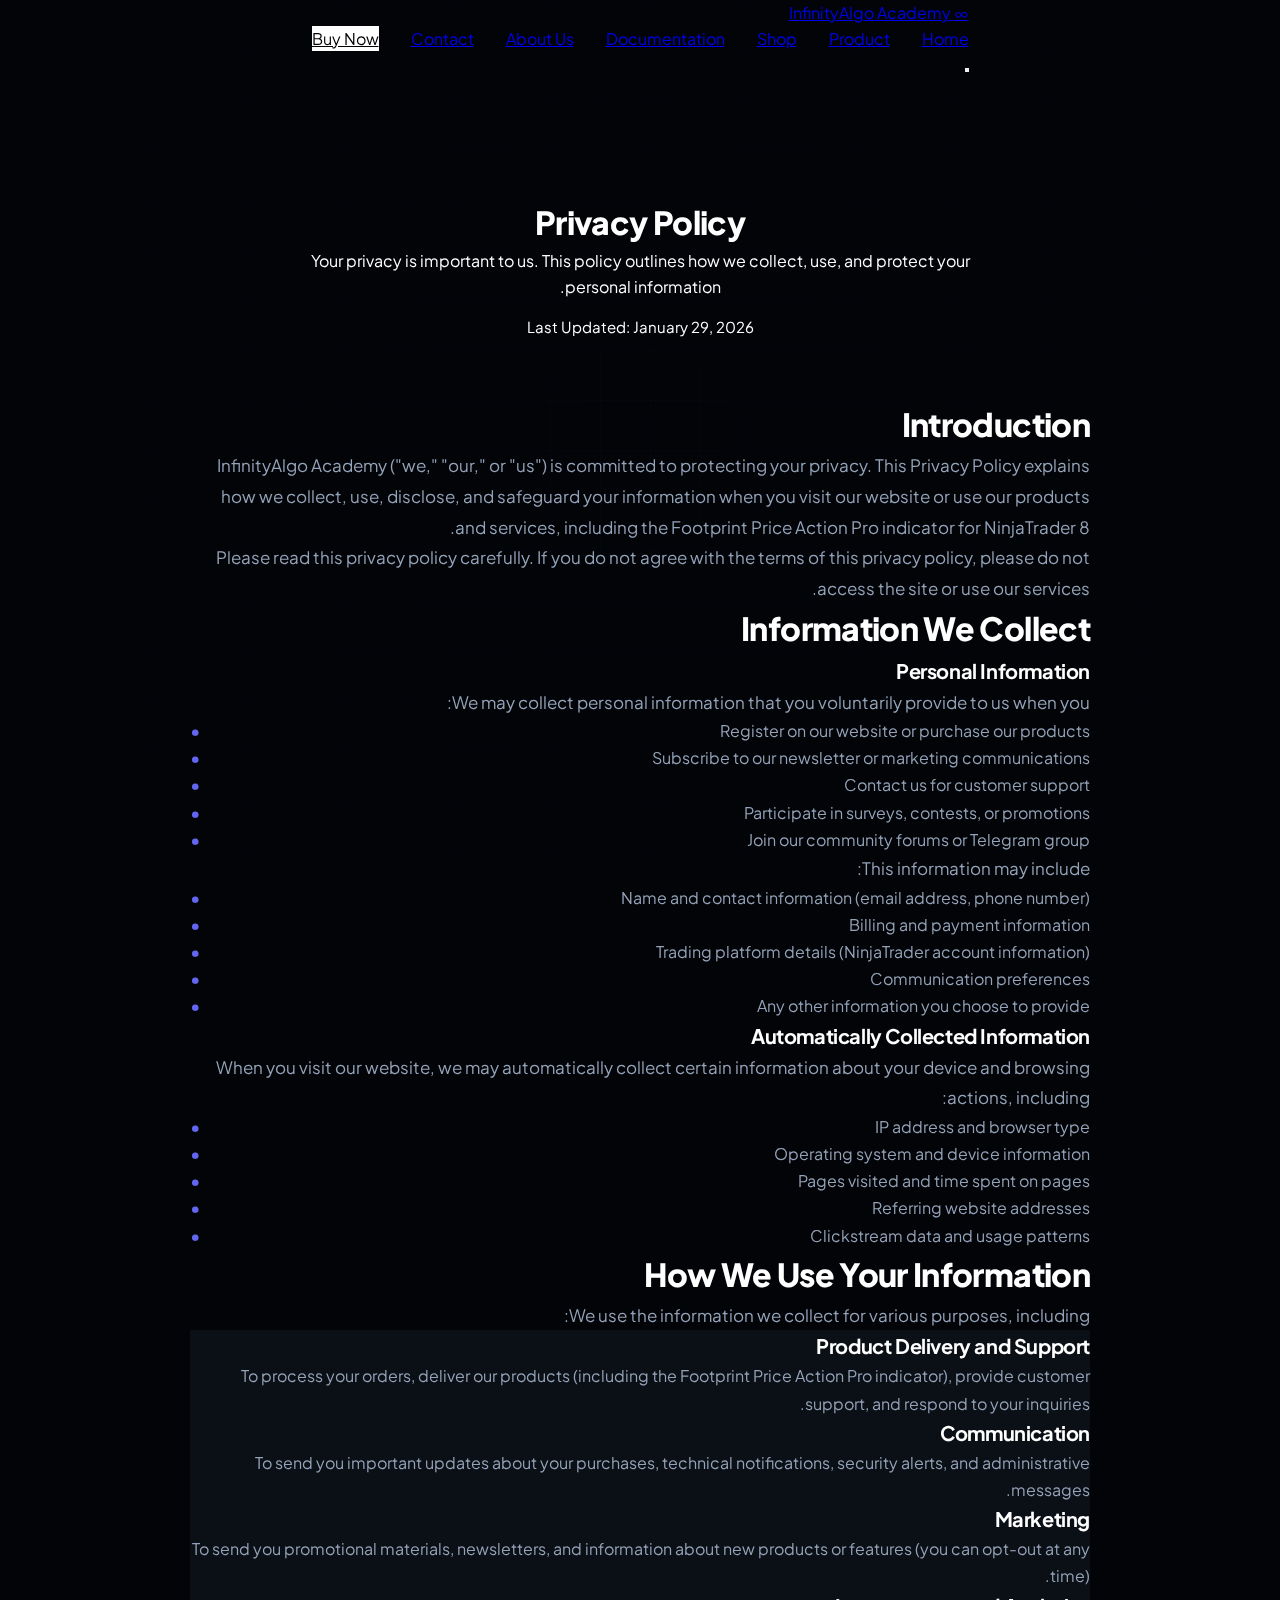
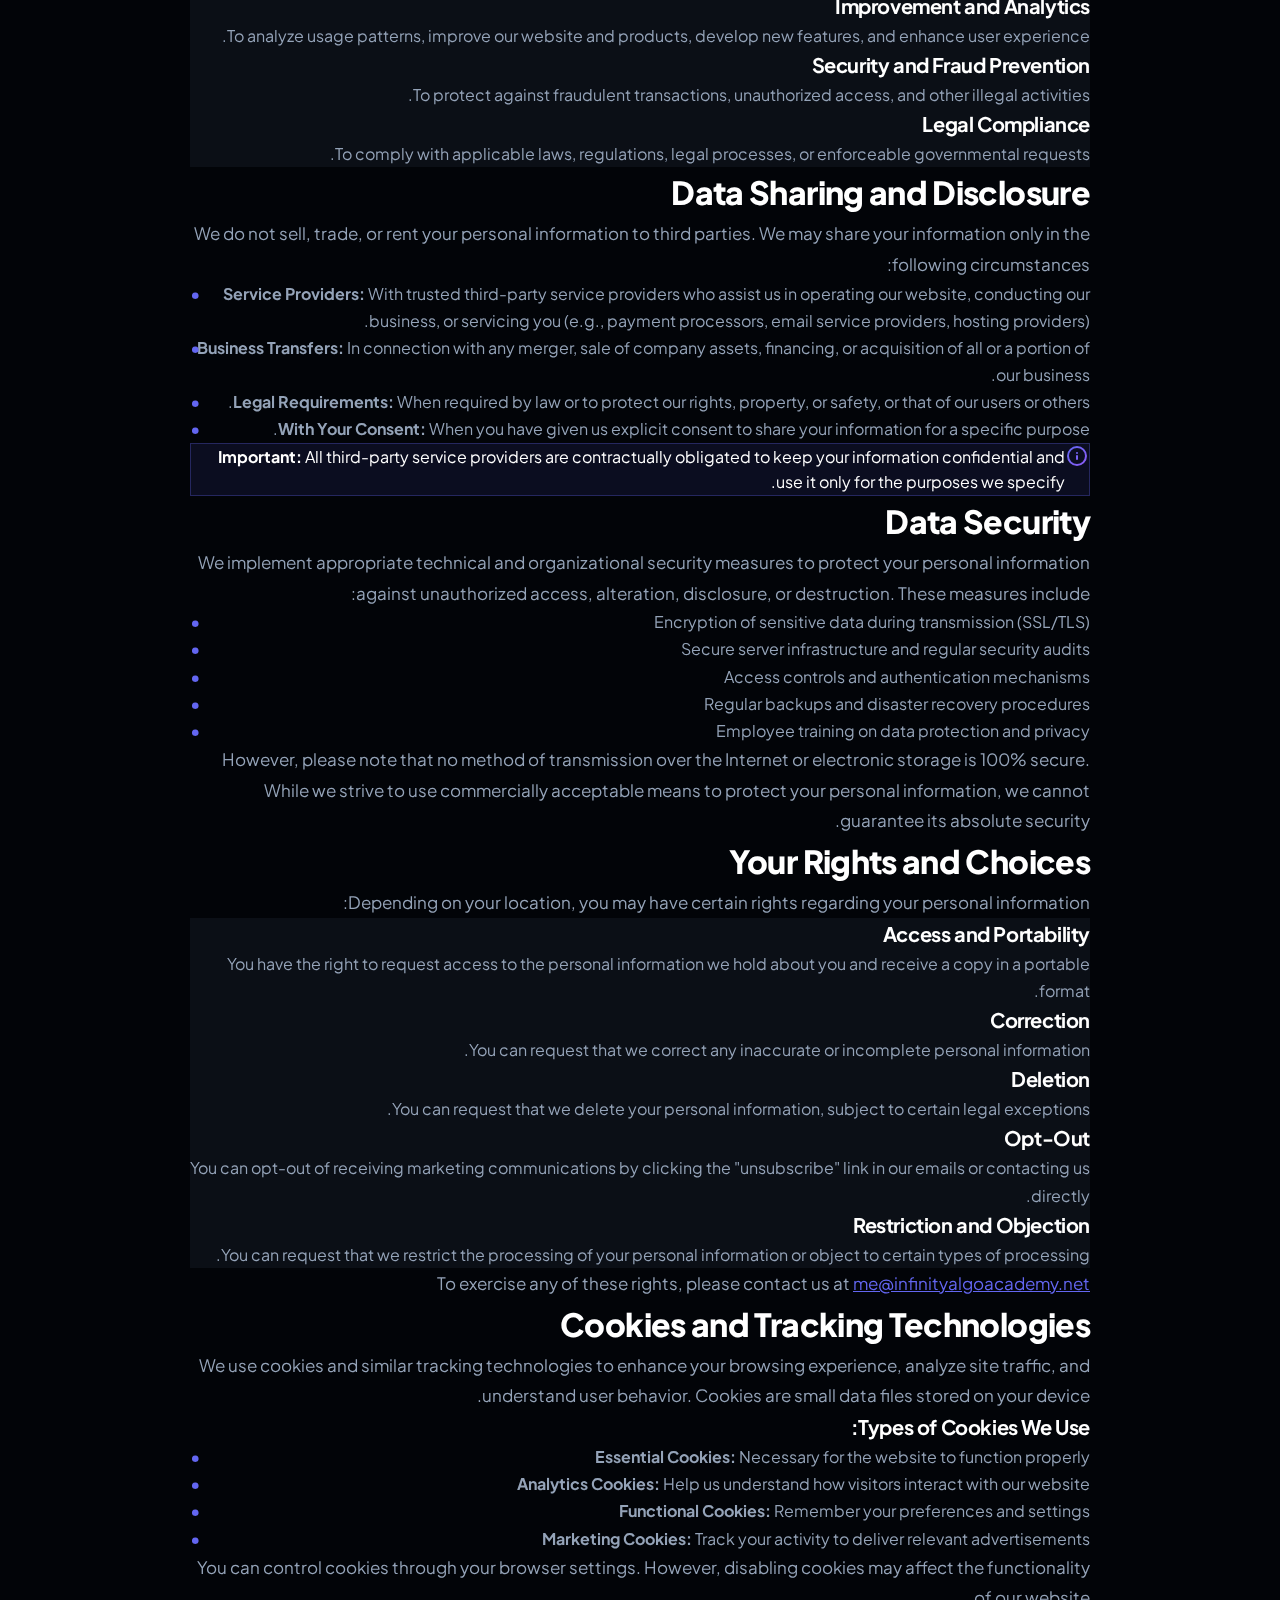
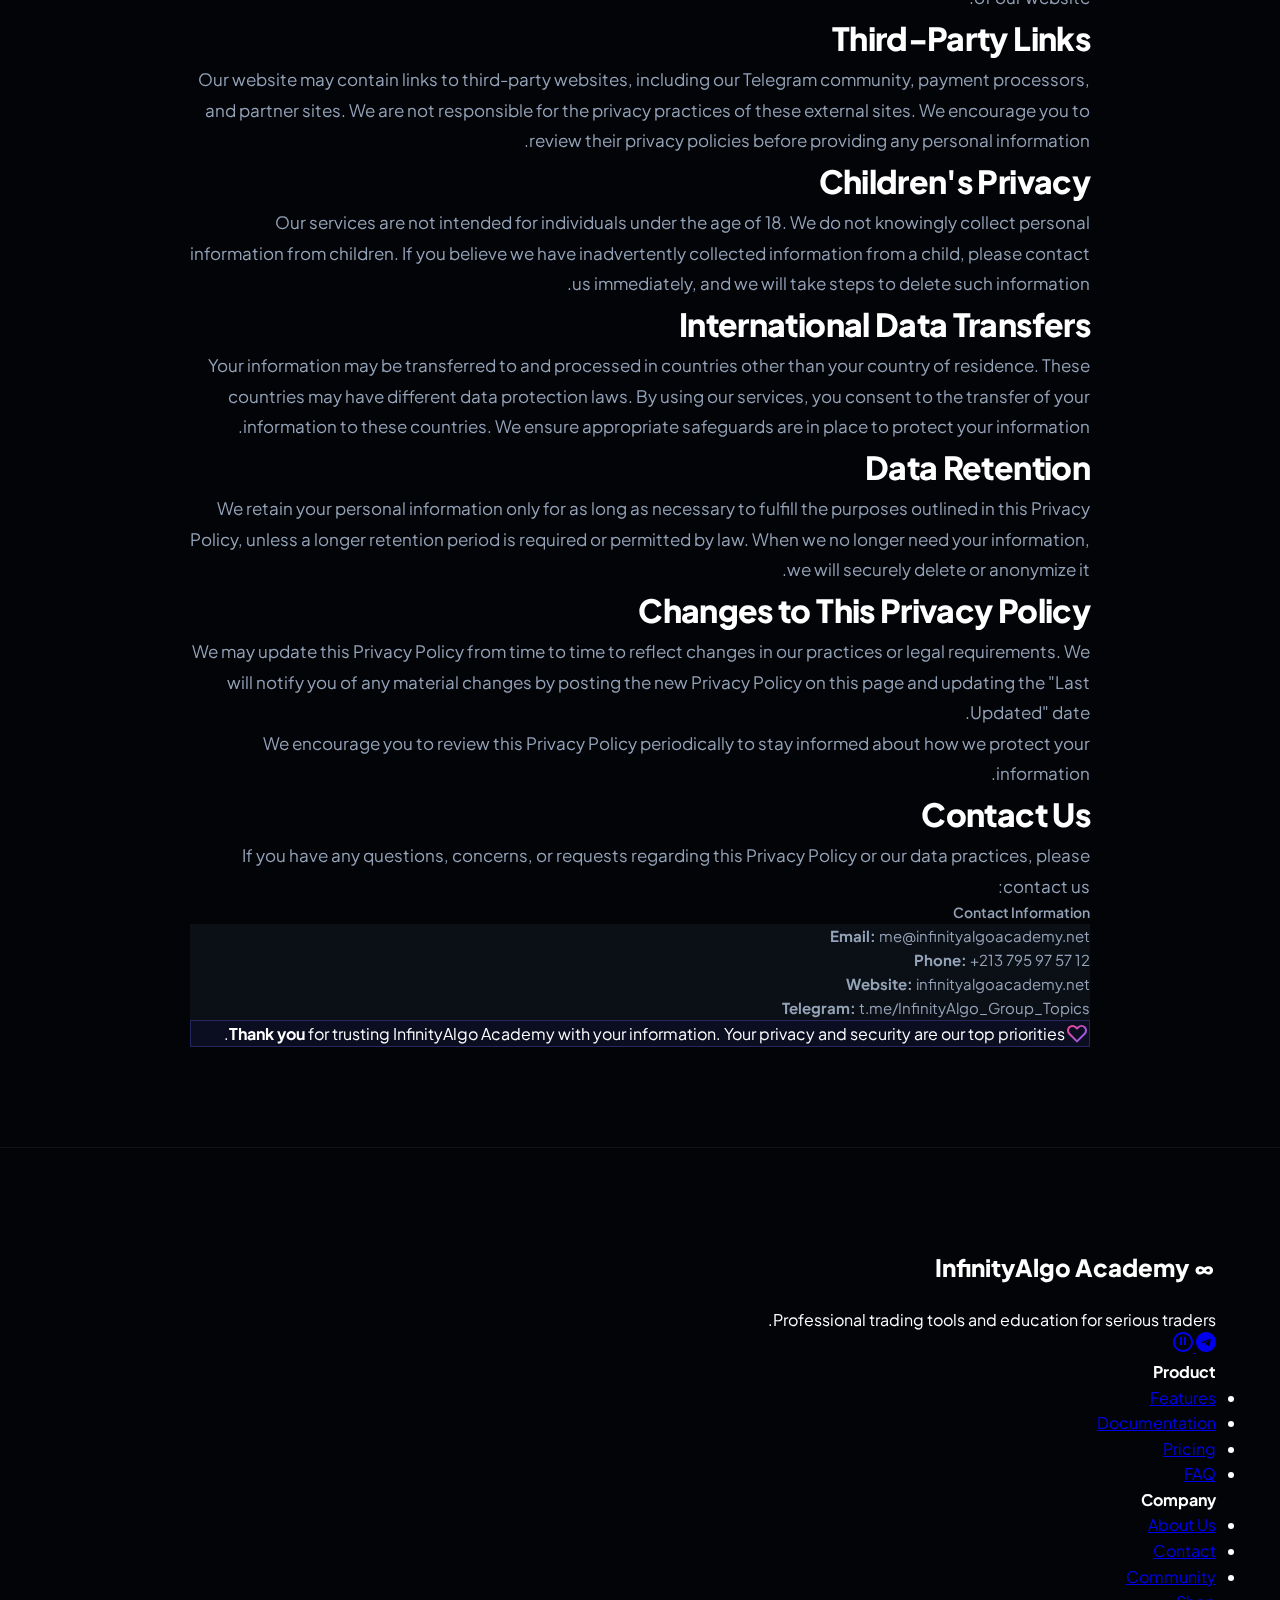
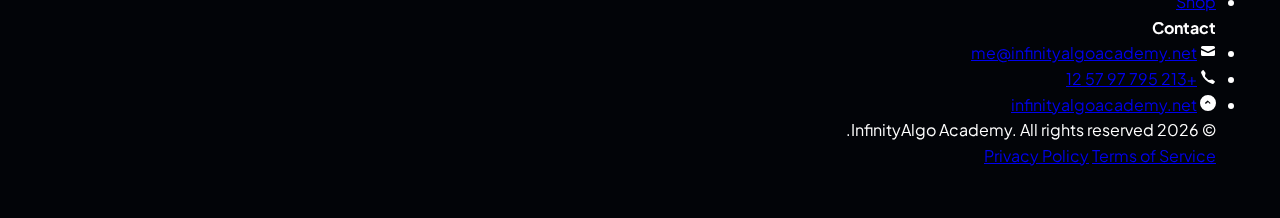
<file: privacy.html>
<!DOCTYPE html>
<html lang="en">

<head>
    <meta charset="UTF-8">
    <meta name="viewport" content="width=device-width, initial-scale=1.0">
    <title>Privacy Policy - Footprint Price Action Pro | InfinityAlgo Academy</title>
    <meta name="description"
        content="Privacy Policy for Footprint Price Action Pro. Learn how we collect, use, and protect your personal information.">
    <meta name="robots" content="index, follow">
    <link rel="canonical" href="https://infinityalgo-academy.github.io/Footprint-Price-Action-Pro/privacy.html">

    <!-- Fonts -->
    <link rel="preconnect" href="https://fonts.googleapis.com">
    <link rel="preconnect" href="https://fonts.gstatic.com" crossorigin>
    <link
        href="https://fonts.googleapis.com/css2?family=Inter:wght@300;400;500;600;700;800;900&family=Outfit:wght@300;400;500;600;700;800;900&display=swap"
        rel="stylesheet">

    <link rel="stylesheet" href="style.css">
    <link rel="stylesheet" href="docs.css">
</head>

<body>
    <!-- Navigation -->
    <nav class="navbar">
        <div class="container">
            <div class="nav-content">
                <a href="index.html" class="logo">
                    <span class="logo-icon">∞</span>
                    <span class="logo-text">InfinityAlgo Academy</span>
                </a>

                <div class="nav-links">
                    <a href="index.html">Home</a>
                    <a href="product.html">Product</a>
                    <a href="shop.html">Shop</a>
                    <a href="docs.html">Documentation</a>
                    <a href="about.html">About Us</a>
                    <a href="contact.html">Contact</a>
                    <a href="https://infinityalgoacademy.net/shop" class="btn-primary">Buy Now</a>
                </div>

                <button class="mobile-menu-toggle" aria-label="Toggle menu">
                    <span></span>
                    <span></span>
                    <span></span>
                </button>
            </div>
        </div>
    </nav>

    <!-- Hero Section -->
    <section class="docs-hero">
        <div class="container">
            <div class="docs-hero-content">
                <h1 class="hero-title">Privacy Policy</h1>
                <p class="hero-subtitle">
                    Your privacy is important to us. This policy outlines how we collect, use, and protect your personal
                    information.
                </p>
                <p class="text-secondary" style="font-size: 0.9375rem; margin-top: 1rem;">
                    Last Updated: January 29, 2026
                </p>
            </div>
        </div>
    </section>

    <!-- Content Section -->
    <section class="docs-content">
        <div class="container">
            <div class="docs-main" style="max-width: 900px; margin: 0 auto;">

                <!-- Introduction -->
                <article class="docs-section">
                    <h2 class="docs-heading">Introduction</h2>
                    <p class="docs-text">
                        InfinityAlgo Academy ("we," "our," or "us") is committed to protecting your privacy. This
                        Privacy Policy explains how we collect, use, disclose, and safeguard your information when you
                        visit our website or use our products and services, including the Footprint Price Action Pro
                        indicator for NinjaTrader 8.
                    </p>
                    <p class="docs-text">
                        Please read this privacy policy carefully. If you do not agree with the terms of this privacy
                        policy, please do not access the site or use our services.
                    </p>
                </article>

                <!-- Information We Collect -->
                <article class="docs-section">
                    <h2 class="docs-heading">Information We Collect</h2>

                    <h3 class="feature-title-doc">Personal Information</h3>
                    <p class="docs-text">
                        We may collect personal information that you voluntarily provide to us when you:
                    </p>
                    <ul class="signal-list">
                        <li>Register on our website or purchase our products</li>
                        <li>Subscribe to our newsletter or marketing communications</li>
                        <li>Contact us for customer support</li>
                        <li>Participate in surveys, contests, or promotions</li>
                        <li>Join our community forums or Telegram group</li>
                    </ul>
                    <p class="docs-text">
                        This information may include:
                    </p>
                    <ul class="signal-list">
                        <li>Name and contact information (email address, phone number)</li>
                        <li>Billing and payment information</li>
                        <li>Trading platform details (NinjaTrader account information)</li>
                        <li>Communication preferences</li>
                        <li>Any other information you choose to provide</li>
                    </ul>

                    <h3 class="feature-title-doc">Automatically Collected Information</h3>
                    <p class="docs-text">
                        When you visit our website, we may automatically collect certain information about your device
                        and browsing actions, including:
                    </p>
                    <ul class="signal-list">
                        <li>IP address and browser type</li>
                        <li>Operating system and device information</li>
                        <li>Pages visited and time spent on pages</li>
                        <li>Referring website addresses</li>
                        <li>Clickstream data and usage patterns</li>
                    </ul>
                </article>

                <!-- How We Use Your Information -->
                <article class="docs-section">
                    <h2 class="docs-heading">How We Use Your Information</h2>
                    <p class="docs-text">
                        We use the information we collect for various purposes, including:
                    </p>

                    <div class="feature-list">
                        <div class="feature-item-doc">
                            <h3 class="feature-title-doc">Product Delivery and Support</h3>
                            <p class="feature-desc-doc">
                                To process your orders, deliver our products (including the Footprint Price Action Pro
                                indicator), provide customer support, and respond to your inquiries.
                            </p>
                        </div>

                        <div class="feature-item-doc">
                            <h3 class="feature-title-doc">Communication</h3>
                            <p class="feature-desc-doc">
                                To send you important updates about your purchases, technical notifications, security
                                alerts, and administrative messages.
                            </p>
                        </div>

                        <div class="feature-item-doc">
                            <h3 class="feature-title-doc">Marketing</h3>
                            <p class="feature-desc-doc">
                                To send you promotional materials, newsletters, and information about new products or
                                features (you can opt-out at any time).
                            </p>
                        </div>

                        <div class="feature-item-doc">
                            <h3 class="feature-title-doc">Improvement and Analytics</h3>
                            <p class="feature-desc-doc">
                                To analyze usage patterns, improve our website and products, develop new features, and
                                enhance user experience.
                            </p>
                        </div>

                        <div class="feature-item-doc">
                            <h3 class="feature-title-doc">Security and Fraud Prevention</h3>
                            <p class="feature-desc-doc">
                                To protect against fraudulent transactions, unauthorized access, and other illegal
                                activities.
                            </p>
                        </div>

                        <div class="feature-item-doc">
                            <h3 class="feature-title-doc">Legal Compliance</h3>
                            <p class="feature-desc-doc">
                                To comply with applicable laws, regulations, legal processes, or enforceable
                                governmental requests.
                            </p>
                        </div>
                    </div>
                </article>

                <!-- Data Sharing and Disclosure -->
                <article class="docs-section">
                    <h2 class="docs-heading">Data Sharing and Disclosure</h2>
                    <p class="docs-text">
                        We do not sell, trade, or rent your personal information to third parties. We may share your
                        information only in the following circumstances:
                    </p>

                    <ul class="signal-list">
                        <li><strong>Service Providers:</strong> With trusted third-party service providers who assist us
                            in operating our website, conducting our business, or servicing you (e.g., payment
                            processors, email service providers, hosting providers).</li>
                        <li><strong>Business Transfers:</strong> In connection with any merger, sale of company assets,
                            financing, or acquisition of all or a portion of our business.</li>
                        <li><strong>Legal Requirements:</strong> When required by law or to protect our rights,
                            property, or safety, or that of our users or others.</li>
                        <li><strong>With Your Consent:</strong> When you have given us explicit consent to share your
                            information for a specific purpose.</li>
                    </ul>

                    <div class="docs-callout">
                        <svg width="24" height="24" viewBox="0 0 24 24" fill="none">
                            <path
                                d="M12 15V12M12 9H12.01M21 12C21 16.9706 16.9706 21 12 21C7.02944 21 3 16.9706 3 12C3 7.02944 7.02944 3 12 3C16.9706 3 21 7.02944 21 12Z"
                                stroke="url(#infoGrad)" stroke-width="2" stroke-linecap="round"
                                stroke-linejoin="round" />
                            <defs>
                                <linearGradient id="infoGrad" x1="3" y1="3" x2="21" y2="21"
                                    gradientUnits="userSpaceOnUse">
                                    <stop stop-color="#6366F1" />
                                    <stop offset="1" stop-color="#8B5CF6" />
                                </linearGradient>
                            </defs>
                        </svg>
                        <div>
                            <strong>Important:</strong> All third-party service providers are contractually obligated to
                            keep your information confidential and use it only for the purposes we specify.
                        </div>
                    </div>
                </article>

                <!-- Data Security -->
                <article class="docs-section">
                    <h2 class="docs-heading">Data Security</h2>
                    <p class="docs-text">
                        We implement appropriate technical and organizational security measures to protect your personal
                        information against unauthorized access, alteration, disclosure, or destruction. These measures
                        include:
                    </p>

                    <ul class="signal-list">
                        <li>Encryption of sensitive data during transmission (SSL/TLS)</li>
                        <li>Secure server infrastructure and regular security audits</li>
                        <li>Access controls and authentication mechanisms</li>
                        <li>Regular backups and disaster recovery procedures</li>
                        <li>Employee training on data protection and privacy</li>
                    </ul>

                    <p class="docs-text">
                        However, please note that no method of transmission over the Internet or electronic storage is
                        100% secure. While we strive to use commercially acceptable means to protect your personal
                        information, we cannot guarantee its absolute security.
                    </p>
                </article>

                <!-- Your Rights and Choices -->
                <article class="docs-section">
                    <h2 class="docs-heading">Your Rights and Choices</h2>
                    <p class="docs-text">
                        Depending on your location, you may have certain rights regarding your personal information:
                    </p>

                    <div class="feature-list">
                        <div class="feature-item-doc">
                            <h3 class="feature-title-doc">Access and Portability</h3>
                            <p class="feature-desc-doc">
                                You have the right to request access to the personal information we hold about you and
                                receive a copy in a portable format.
                            </p>
                        </div>

                        <div class="feature-item-doc">
                            <h3 class="feature-title-doc">Correction</h3>
                            <p class="feature-desc-doc">
                                You can request that we correct any inaccurate or incomplete personal information.
                            </p>
                        </div>

                        <div class="feature-item-doc">
                            <h3 class="feature-title-doc">Deletion</h3>
                            <p class="feature-desc-doc">
                                You can request that we delete your personal information, subject to certain legal
                                exceptions.
                            </p>
                        </div>

                        <div class="feature-item-doc">
                            <h3 class="feature-title-doc">Opt-Out</h3>
                            <p class="feature-desc-doc">
                                You can opt-out of receiving marketing communications by clicking the "unsubscribe" link
                                in our emails or contacting us directly.
                            </p>
                        </div>

                        <div class="feature-item-doc">
                            <h3 class="feature-title-doc">Restriction and Objection</h3>
                            <p class="feature-desc-doc">
                                You can request that we restrict the processing of your personal information or object
                                to certain types of processing.
                            </p>
                        </div>
                    </div>

                    <p class="docs-text">
                        To exercise any of these rights, please contact us at <a
                            href="mailto:me@infinityalgoacademy.net"
                            style="color: #6366F1;">me@infinityalgoacademy.net</a>
                    </p>
                </article>

                <!-- Cookies and Tracking -->
                <article class="docs-section">
                    <h2 class="docs-heading">Cookies and Tracking Technologies</h2>
                    <p class="docs-text">
                        We use cookies and similar tracking technologies to enhance your browsing experience, analyze
                        site traffic, and understand user behavior. Cookies are small data files stored on your device.
                    </p>

                    <h3 class="feature-title-doc">Types of Cookies We Use:</h3>
                    <ul class="signal-list">
                        <li><strong>Essential Cookies:</strong> Necessary for the website to function properly</li>
                        <li><strong>Analytics Cookies:</strong> Help us understand how visitors interact with our
                            website</li>
                        <li><strong>Functional Cookies:</strong> Remember your preferences and settings</li>
                        <li><strong>Marketing Cookies:</strong> Track your activity to deliver relevant advertisements
                        </li>
                    </ul>

                    <p class="docs-text">
                        You can control cookies through your browser settings. However, disabling cookies may affect the
                        functionality of our website.
                    </p>
                </article>

                <!-- Third-Party Links -->
                <article class="docs-section">
                    <h2 class="docs-heading">Third-Party Links</h2>
                    <p class="docs-text">
                        Our website may contain links to third-party websites, including our Telegram community, payment
                        processors, and partner sites. We are not responsible for the privacy practices of these
                        external sites. We encourage you to review their privacy policies before providing any personal
                        information.
                    </p>
                </article>

                <!-- Children's Privacy -->
                <article class="docs-section">
                    <h2 class="docs-heading">Children's Privacy</h2>
                    <p class="docs-text">
                        Our services are not intended for individuals under the age of 18. We do not knowingly collect
                        personal information from children. If you believe we have inadvertently collected information
                        from a child, please contact us immediately, and we will take steps to delete such information.
                    </p>
                </article>

                <!-- International Data Transfers -->
                <article class="docs-section">
                    <h2 class="docs-heading">International Data Transfers</h2>
                    <p class="docs-text">
                        Your information may be transferred to and processed in countries other than your country of
                        residence. These countries may have different data protection laws. By using our services, you
                        consent to the transfer of your information to these countries. We ensure appropriate safeguards
                        are in place to protect your information.
                    </p>
                </article>

                <!-- Data Retention -->
                <article class="docs-section">
                    <h2 class="docs-heading">Data Retention</h2>
                    <p class="docs-text">
                        We retain your personal information only for as long as necessary to fulfill the purposes
                        outlined in this Privacy Policy, unless a longer retention period is required or permitted by
                        law. When we no longer need your information, we will securely delete or anonymize it.
                    </p>
                </article>

                <!-- Changes to Privacy Policy -->
                <article class="docs-section">
                    <h2 class="docs-heading">Changes to This Privacy Policy</h2>
                    <p class="docs-text">
                        We may update this Privacy Policy from time to time to reflect changes in our practices or legal
                        requirements. We will notify you of any material changes by posting the new Privacy Policy on
                        this page and updating the "Last Updated" date.
                    </p>
                    <p class="docs-text">
                        We encourage you to review this Privacy Policy periodically to stay informed about how we
                        protect your information.
                    </p>
                </article>

                <!-- Contact Us -->
                <article class="docs-section">
                    <h2 class="docs-heading">Contact Us</h2>
                    <p class="docs-text">
                        If you have any questions, concerns, or requests regarding this Privacy Policy or our data
                        practices, please contact us:
                    </p>

                    <div class="docs-code">
                        <div class="code-header">Contact Information</div>
                        <div class="code-content">
                            <p><strong>Email:</strong> me@infinityalgoacademy.net</p>
                            <p><strong>Phone:</strong> +213 795 97 57 12</p>
                            <p><strong>Website:</strong> infinityalgoacademy.net</p>
                            <p><strong>Telegram:</strong> t.me/InfinityAlgo_Group_Topics</p>
                        </div>
                    </div>

                    <div class="docs-callout">
                        <svg width="24" height="24" viewBox="0 0 24 24" fill="none">
                            <path
                                d="M4.318 6.318a4.5 4.5 0 000 6.364L12 20.364l7.682-7.682a4.5 4.5 0 00-6.364-6.364L12 7.636l-1.318-1.318a4.5 4.5 0 00-6.364 0z"
                                stroke="url(#heartGrad)" stroke-width="2" stroke-linecap="round"
                                stroke-linejoin="round" />
                            <defs>
                                <linearGradient id="heartGrad" x1="4" y1="6" x2="20" y2="20"
                                    gradientUnits="userSpaceOnUse">
                                    <stop stop-color="#EC4899" />
                                    <stop offset="1" stop-color="#8B5CF6" />
                                </linearGradient>
                            </defs>
                        </svg>
                        <div>
                            <strong>Thank you</strong> for trusting InfinityAlgo Academy with your information. Your
                            privacy and security are our top priorities.
                        </div>
                    </div>
                </article>

            </div>
        </div>
    </section>

    <!-- Footer -->
    <footer class="footer">
        <div class="container">
            <div class="footer-content">
                <div class="footer-column">
                    <div class="footer-logo">
                        <span class="logo-icon">∞</span>
                        <span class="logo-text">InfinityAlgo Academy</span>
                    </div>
                    <p class="footer-description">Professional trading tools and education for serious traders.</p>
                    <div class="social-links">
                        <a href="https://t.me/InfinityAlgo_Group_Topics" class="social-link" aria-label="Telegram">
                            <svg width="20" height="20" viewBox="0 0 20 20" fill="currentColor">
                                <path
                                    d="M10 0C4.477 0 0 4.477 0 10s4.477 10 10 10 10-4.477 10-10S15.523 0 10 0zm4.92 6.56l-1.43 7.14c-.11.52-.39.65-.79.4l-2.18-1.61-1.05 1.01c-.12.12-.22.22-.44.22l.16-2.22 4.03-3.64c.18-.16-.04-.24-.27-.09L7.63 11.3l-2.15-.67c-.47-.15-.48-.47.1-.7l8.4-3.24c.39-.14.73.09.6.67z" />
                            </svg>
                        </a>
                        <a href="https://infinityalgoacademy.net/community" class="social-link" aria-label="Community">
                            <svg width="20" height="20" viewBox="0 0 20 20" fill="currentColor">
                                <path
                                    d="M10 0C4.477 0 0 4.477 0 10s4.477 10 10 10 10-4.477 10-10S15.523 0 10 0zm0 18c-4.411 0-8-3.589-8-8s3.589-8 8-8 8 3.589 8 8-3.589 8-8 8zm-1-13H7v8h2V5zm4 0h-2v8h2V5z" />
                            </svg>
                        </a>
                    </div>
                </div>

                <div class="footer-column">
                    <h4 class="footer-heading">Product</h4>
                    <ul class="footer-links">
                        <li><a href="product.html">Features</a></li>
                        <li><a href="docs.html">Documentation</a></li>
                        <li><a href="shop.html">Pricing</a></li>
                        <li><a href="product.html#faq">FAQ</a></li>
                    </ul>
                </div>

                <div class="footer-column">
                    <h4 class="footer-heading">Company</h4>
                    <ul class="footer-links">
                        <li><a href="about.html">About Us</a></li>
                        <li><a href="contact.html">Contact</a></li>
                        <li><a href="https://infinityalgoacademy.net/community">Community</a></li>
                        <li><a href="https://infinityalgoacademy.net/shop">Shop</a></li>
                    </ul>
                </div>

                <div class="footer-column">
                    <h4 class="footer-heading">Contact</h4>
                    <ul class="footer-contact">
                        <li>
                            <svg width="16" height="16" viewBox="0 0 16 16" fill="currentColor">
                                <path
                                    d="M2.5 3A1.5 1.5 0 001 4.5v.793c.026.009.051.02.076.032L7.674 8.51c.206.1.446.1.652 0l6.598-3.185A.755.755 0 0015 5.293V4.5A1.5 1.5 0 0013.5 3h-11z" />
                                <path
                                    d="M15 6.954L8.978 9.86a2.25 2.25 0 01-1.956 0L1 6.954V11.5A1.5 1.5 0 002.5 13h11a1.5 1.5 0 001.5-1.5V6.954z" />
                            </svg>
                            <a href="mailto:me@infinityalgoacademy.net">me@infinityalgoacademy.net</a>
                        </li>
                        <li>
                            <svg width="16" height="16" viewBox="0 0 16 16" fill="currentColor">
                                <path
                                    d="M3.654 1.328a.678.678 0 00-1.015-.063L1.605 2.3c-.483.484-.661 1.169-.45 1.77a17.568 17.568 0 004.168 6.608 17.569 17.569 0 006.608 4.168c.601.211 1.286.033 1.77-.45l1.034-1.034a.678.678 0 00-.063-1.015l-2.307-1.794a.678.678 0 00-.58-.122l-2.19.547a1.745 1.745 0 01-1.657-.459L5.482 8.062a1.745 1.745 0 01-.46-1.657l.548-2.19a.678.678 0 00-.122-.58L3.654 1.328z" />
                            </svg>
                            <a href="tel:+213795975712">+213 795 97 57 12</a>
                        </li>
                        <li>
                            <svg width="16" height="16" viewBox="0 0 16 16" fill="currentColor">
                                <path
                                    d="M8 0a8 8 0 100 16A8 8 0 008 0zM5.78 8.58a.5.5 0 01-.706-.708L7.293 5.65a.5.5 0 01.708 0l2.22 2.22a.5.5 0 11-.708.708L8 7.061 6.487 8.574z" />
                            </svg>
                            <a href="https://infinityalgoacademy.net">infinityalgoacademy.net</a>
                        </li>
                    </ul>
                </div>
            </div>

            <div class="footer-bottom">
                <p>&copy; 2026 InfinityAlgo Academy. All rights reserved.</p>
                <div class="footer-bottom-links">
                    <a href="privacy.html">Privacy Policy</a>
                    <a href="terms.html">Terms of Service</a>
                </div>
            </div>
        </div>
    </footer>

    <script src="script.js"></script>
</body>

</html>
</file>
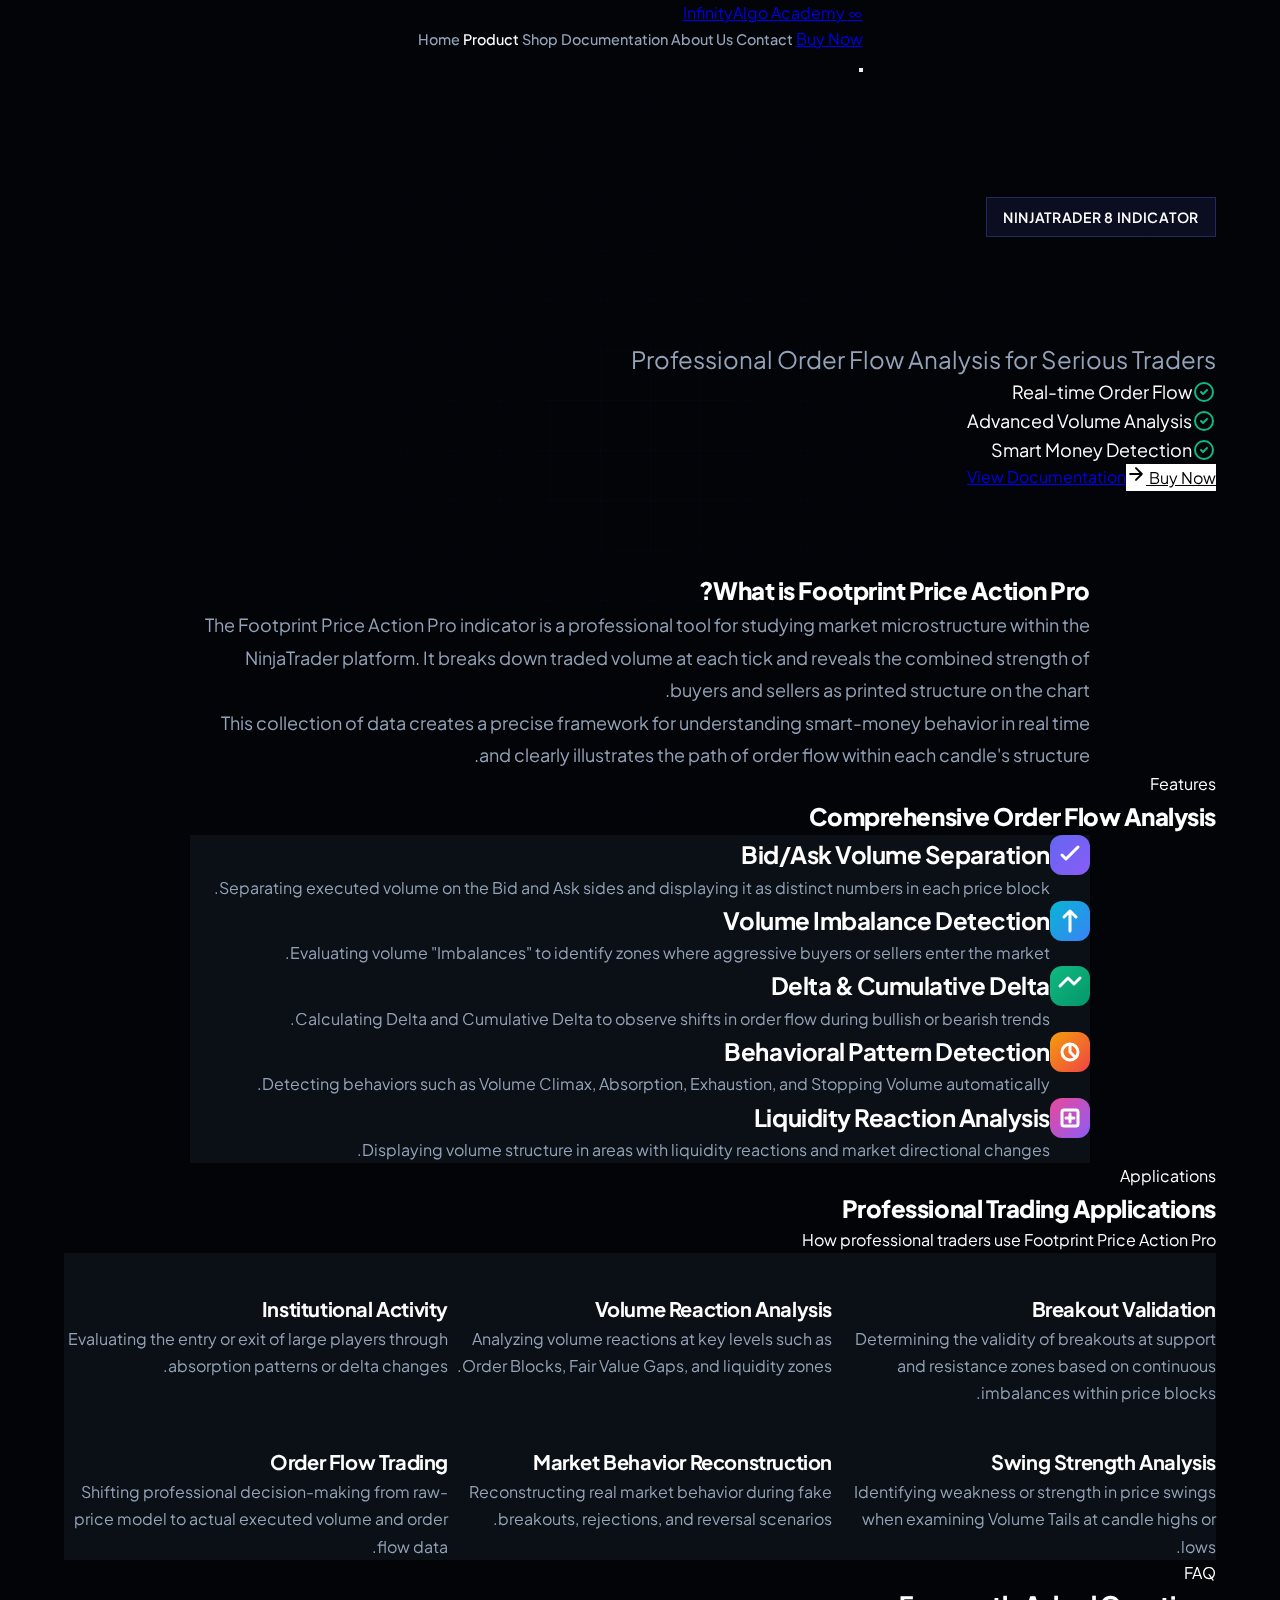
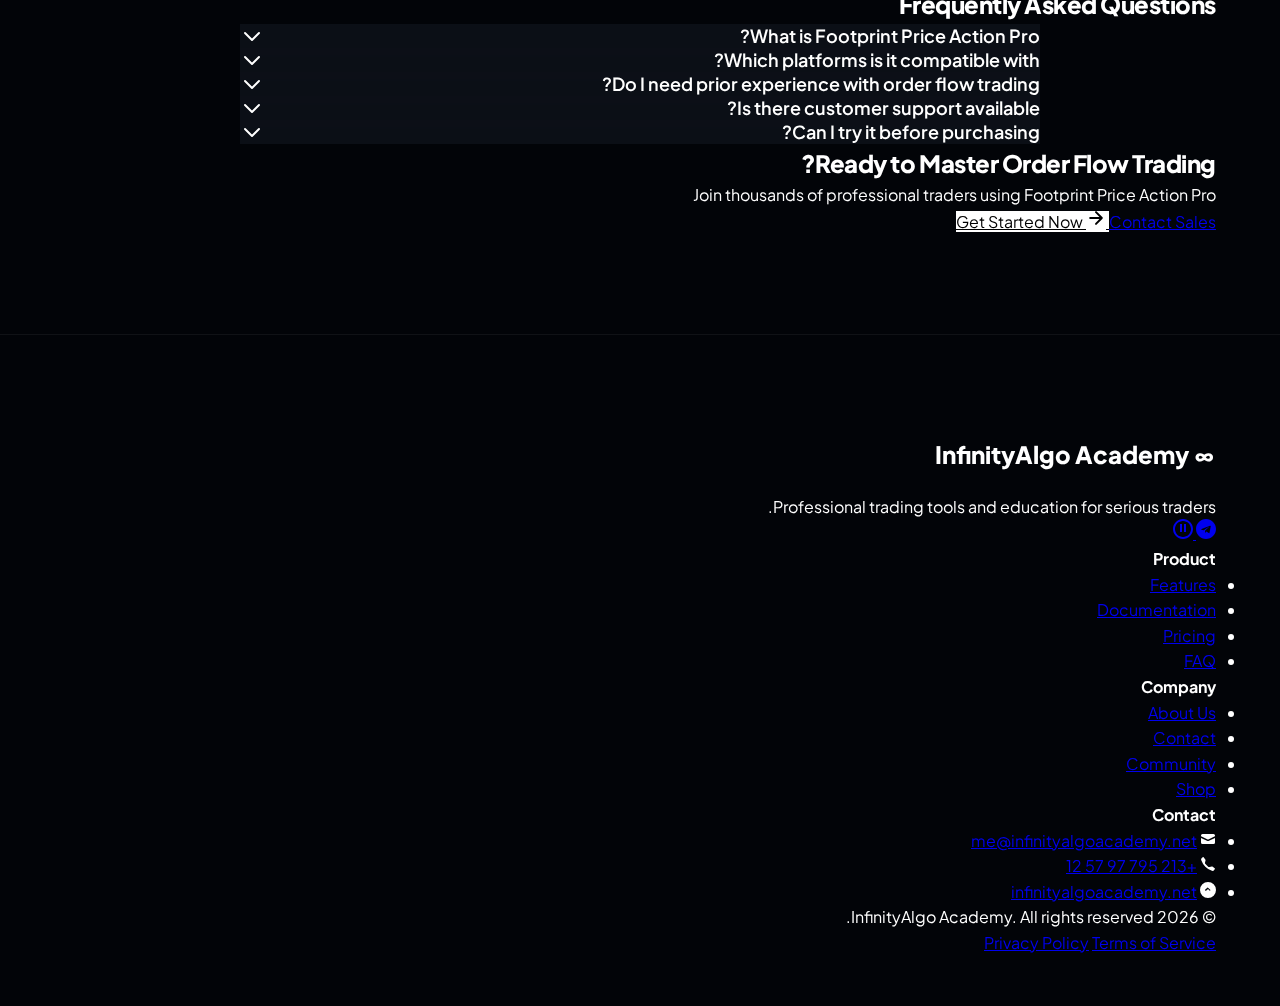
<file: product.html>
<!DOCTYPE html>
<html lang="en">

<head>
    <meta charset="UTF-8">
    <meta name="viewport" content="width=device-width, initial-scale=1.0">
    <title>Product Details | Footprint Price Action Pro</title>
    <meta name="description"
        content="Discover the powerful features of Footprint Price Action Pro indicator. Advanced order flow analysis, volume imbalance detection, and real-time market insights.">
    <link rel="stylesheet" href="style.css">
    <link rel="stylesheet" href="product.css">
    <link rel="preconnect" href="https://fonts.googleapis.com">
    <link rel="preconnect" href="https://fonts.gstatic.com" crossorigin>
    <link
        href="https://fonts.googleapis.com/css2?family=Inter:wght@300;400;500;600;700;800;900&family=Outfit:wght@300;400;500;600;700;800;900&display=swap"
        rel="stylesheet">
</head>

<body>
    <!-- Navigation -->
    <nav class="navbar">
        <div class="container">
            <div class="nav-wrapper">
                <a href="index.html" class="logo">
                    <span class="logo-icon">∞</span>
                    <span class="logo-text">InfinityAlgo Academy</span>
                </a>

                <div class="nav-menu" id="navMenu">
                    <a href="index.html" class="nav-link">Home</a>
                    <a href="product.html" class="nav-link active">Product</a>
                    <a href="shop.html" class="nav-link">Shop</a>
                    <a href="docs.html" class="nav-link">Documentation</a>
                    <a href="about.html" class="nav-link">About Us</a>
                    <a href="contact.html" class="nav-link">Contact</a>
                    <a href="https://infinityalgoacademy.net/shop" class="btn-primary-nav">Buy Now</a>
                </div>

                <button class="mobile-menu-toggle" id="mobileMenuToggle">
                    <span></span>
                    <span></span>
                    <span></span>
                </button>
            </div>
        </div>
    </nav>

    <!-- Product Hero -->
    <section class="product-hero">
        <div class="hero-background">
            <div class="gradient-orb orb-1"></div>
            <div class="gradient-orb orb-2"></div>
        </div>

        <div class="container">
            <div class="product-hero-content">
                <div class="product-info">
                    <span class="product-badge">NinjaTrader 8 Indicator</span>
                    <h1 class="product-title">Footprint Price Action Pro</h1>
                    <p class="product-subtitle">Professional Order Flow Analysis for Serious Traders</p>

                    <div class="product-highlights">
                        <div class="highlight-item">
                            <svg width="24" height="24" viewBox="0 0 24 24" fill="none">
                                <path
                                    d="M9 12L11 14L15 10M21 12C21 16.9706 16.9706 21 12 21C7.02944 21 3 16.9706 3 12C3 7.02944 7.02944 3 12 3C16.9706 3 21 7.02944 21 12Z"
                                    stroke="#10B981" stroke-width="2" stroke-linecap="round" stroke-linejoin="round" />
                            </svg>
                            <span>Real-time Order Flow</span>
                        </div>
                        <div class="highlight-item">
                            <svg width="24" height="24" viewBox="0 0 24 24" fill="none">
                                <path
                                    d="M9 12L11 14L15 10M21 12C21 16.9706 16.9706 21 12 21C7.02944 21 3 16.9706 3 12C3 7.02944 7.02944 3 12 3C16.9706 3 21 7.02944 21 12Z"
                                    stroke="#10B981" stroke-width="2" stroke-linecap="round" stroke-linejoin="round" />
                            </svg>
                            <span>Advanced Volume Analysis</span>
                        </div>
                        <div class="highlight-item">
                            <svg width="24" height="24" viewBox="0 0 24 24" fill="none">
                                <path
                                    d="M9 12L11 14L15 10M21 12C21 16.9706 16.9706 21 12 21C7.02944 21 3 16.9706 3 12C3 7.02944 7.02944 3 12 3C16.9706 3 21 7.02944 21 12Z"
                                    stroke="#10B981" stroke-width="2" stroke-linecap="round" stroke-linejoin="round" />
                            </svg>
                            <span>Smart Money Detection</span>
                        </div>
                    </div>

                    <div class="product-cta">
                        <a href="https://infinityalgoacademy.net/?fluent-cart=instant_checkout&item_id=18&quantity=1"
                            class="btn-primary btn-large">
                            <span>Buy Now</span>
                            <svg width="20" height="20" viewBox="0 0 20 20" fill="none">
                                <path d="M4.16667 10H15.8333M15.8333 10L10 4.16667M15.8333 10L10 15.8333"
                                    stroke="currentColor" stroke-width="2" stroke-linecap="round"
                                    stroke-linejoin="round" />
                            </svg>
                        </a>
                        <a href="docs.html" class="btn-secondary btn-large">
                            <span>View Documentation</span>
                        </a>
                    </div>
                </div>
            </div>
        </div>
    </section>

    <!-- Product Overview -->
    <section class="product-overview">
        <div class="container">
            <div class="overview-content">
                <div class="overview-text">
                    <h2 class="section-title">What is Footprint Price Action Pro?</h2>
                    <p class="overview-description">
                        The Footprint Price Action Pro indicator is a professional tool for studying market
                        microstructure within the NinjaTrader platform. It breaks down traded volume at each tick and
                        reveals the combined strength of buyers and sellers as printed structure on the chart.
                    </p>
                    <p class="overview-description">
                        This collection of data creates a precise framework for understanding smart-money behavior in
                        real time and clearly illustrates the path of order flow within each candle's structure.
                    </p>
                </div>
            </div>
        </div>
    </section>

    <!-- Key Features -->
    <section class="key-features">
        <div class="container">
            <div class="section-header">
                <span class="section-badge">Features</span>
                <h2 class="section-title">Comprehensive Order Flow Analysis</h2>
            </div>

            <div class="features-list">
                <div class="feature-item">
                    <div class="feature-icon-wrapper">
                        <svg width="40" height="40" viewBox="0 0 40 40" fill="none">
                            <rect width="40" height="40" rx="12" fill="url(#grad1)" />
                            <path d="M12 20L16 24L28 12" stroke="white" stroke-width="3" stroke-linecap="round"
                                stroke-linejoin="round" />
                            <defs>
                                <linearGradient id="grad1" x1="0" y1="0" x2="40" y2="40" gradientUnits="userSpaceOnUse">
                                    <stop stop-color="#6366F1" />
                                    <stop offset="1" stop-color="#8B5CF6" />
                                </linearGradient>
                            </defs>
                        </svg>
                    </div>
                    <div class="feature-content">
                        <h3 class="feature-name">Bid/Ask Volume Separation</h3>
                        <p class="feature-desc">Separating executed volume on the Bid and Ask sides and displaying it as
                            distinct numbers in each price block.</p>
                    </div>
                </div>

                <div class="feature-item">
                    <div class="feature-icon-wrapper">
                        <svg width="40" height="40" viewBox="0 0 40 40" fill="none">
                            <rect width="40" height="40" rx="12" fill="url(#grad2)" />
                            <path d="M20 10V30M20 10L14 16M20 10L26 16" stroke="white" stroke-width="3"
                                stroke-linecap="round" stroke-linejoin="round" />
                            <defs>
                                <linearGradient id="grad2" x1="0" y1="0" x2="40" y2="40" gradientUnits="userSpaceOnUse">
                                    <stop stop-color="#06B6D4" />
                                    <stop offset="1" stop-color="#3B82F6" />
                                </linearGradient>
                            </defs>
                        </svg>
                    </div>
                    <div class="feature-content">
                        <h3 class="feature-name">Volume Imbalance Detection</h3>
                        <p class="feature-desc">Evaluating volume "Imbalances" to identify zones where aggressive buyers
                            or sellers enter the market.</p>
                    </div>
                </div>

                <div class="feature-item">
                    <div class="feature-icon-wrapper">
                        <svg width="40" height="40" viewBox="0 0 40 40" fill="none">
                            <rect width="40" height="40" rx="12" fill="url(#grad3)" />
                            <path d="M10 20L18 12L24 18L30 12" stroke="white" stroke-width="3" stroke-linecap="round"
                                stroke-linejoin="round" />
                            <defs>
                                <linearGradient id="grad3" x1="0" y1="0" x2="40" y2="40" gradientUnits="userSpaceOnUse">
                                    <stop stop-color="#10B981" />
                                    <stop offset="1" stop-color="#059669" />
                                </linearGradient>
                            </defs>
                        </svg>
                    </div>
                    <div class="feature-content">
                        <h3 class="feature-name">Delta & Cumulative Delta</h3>
                        <p class="feature-desc">Calculating Delta and Cumulative Delta to observe shifts in order flow
                            during bullish or bearish trends.</p>
                    </div>
                </div>

                <div class="feature-item">
                    <div class="feature-icon-wrapper">
                        <svg width="40" height="40" viewBox="0 0 40 40" fill="none">
                            <rect width="40" height="40" rx="12" fill="url(#grad4)" />
                            <circle cx="20" cy="20" r="8" stroke="white" stroke-width="3" />
                            <path d="M20 14V20L24 24" stroke="white" stroke-width="3" stroke-linecap="round" />
                            <defs>
                                <linearGradient id="grad4" x1="0" y1="0" x2="40" y2="40" gradientUnits="userSpaceOnUse">
                                    <stop stop-color="#F59E0B" />
                                    <stop offset="1" stop-color="#EF4444" />
                                </linearGradient>
                            </defs>
                        </svg>
                    </div>
                    <div class="feature-content">
                        <h3 class="feature-name">Behavioral Pattern Detection</h3>
                        <p class="feature-desc">Detecting behaviors such as Volume Climax, Absorption, Exhaustion, and
                            Stopping Volume automatically.</p>
                    </div>
                </div>

                <div class="feature-item">
                    <div class="feature-icon-wrapper">
                        <svg width="40" height="40" viewBox="0 0 40 40" fill="none">
                            <rect width="40" height="40" rx="12" fill="url(#grad5)" />
                            <rect x="12" y="12" width="16" height="16" rx="2" stroke="white" stroke-width="3" />
                            <path d="M20 16V24M16 20H24" stroke="white" stroke-width="3" stroke-linecap="round" />
                            <defs>
                                <linearGradient id="grad5" x1="0" y1="0" x2="40" y2="40" gradientUnits="userSpaceOnUse">
                                    <stop stop-color="#EC4899" />
                                    <stop offset="1" stop-color="#8B5CF6" />
                                </linearGradient>
                            </defs>
                        </svg>
                    </div>
                    <div class="feature-content">
                        <h3 class="feature-name">Liquidity Reaction Analysis</h3>
                        <p class="feature-desc">Displaying volume structure in areas with liquidity reactions and market
                            directional changes.</p>
                    </div>
                </div>
            </div>
        </div>
    </section>

    <!-- Applications -->
    <section class="applications">
        <div class="container">
            <div class="section-header">
                <span class="section-badge">Applications</span>
                <h2 class="section-title">Professional Trading Applications</h2>
                <p class="section-description">How professional traders use Footprint Price Action Pro</p>
            </div>

            <div class="applications-grid">
                <div class="application-card">
                    <div class="app-number">01</div>
                    <h3 class="app-title">Breakout Validation</h3>
                    <p class="app-description">Determining the validity of breakouts at support and resistance zones
                        based on continuous imbalances within price blocks.</p>
                </div>

                <div class="application-card">
                    <div class="app-number">02</div>
                    <h3 class="app-title">Volume Reaction Analysis</h3>
                    <p class="app-description">Analyzing volume reactions at key levels such as Order Blocks, Fair Value
                        Gaps, and liquidity zones.</p>
                </div>

                <div class="application-card">
                    <div class="app-number">03</div>
                    <h3 class="app-title">Institutional Activity</h3>
                    <p class="app-description">Evaluating the entry or exit of large players through absorption patterns
                        or delta changes.</p>
                </div>

                <div class="application-card">
                    <div class="app-number">04</div>
                    <h3 class="app-title">Swing Strength Analysis</h3>
                    <p class="app-description">Identifying weakness or strength in price swings when examining Volume
                        Tails at candle highs or lows.</p>
                </div>

                <div class="application-card">
                    <div class="app-number">05</div>
                    <h3 class="app-title">Market Behavior Reconstruction</h3>
                    <p class="app-description">Reconstructing real market behavior during fake breakouts, rejections,
                        and reversal scenarios.</p>
                </div>

                <div class="application-card">
                    <div class="app-number">06</div>
                    <h3 class="app-title">Order Flow Trading</h3>
                    <p class="app-description">Shifting professional decision-making from raw-price model to actual
                        executed volume and order flow data.</p>
                </div>
            </div>
        </div>
    </section>

    <!-- FAQ Section -->
    <section class="faq-section" id="faq">
        <div class="container">
            <div class="section-header">
                <span class="section-badge">FAQ</span>
                <h2 class="section-title">Frequently Asked Questions</h2>
            </div>

            <div class="faq-container">
                <div class="faq-item">
                    <button class="faq-question">
                        <span>What is Footprint Price Action Pro?</span>
                        <svg width="24" height="24" viewBox="0 0 24 24" fill="none">
                            <path d="M19 9L12 16L5 9" stroke="currentColor" stroke-width="2" stroke-linecap="round"
                                stroke-linejoin="round" />
                        </svg>
                    </button>
                    <div class="faq-answer">
                        <p>Footprint Price Action Pro is a professional NinjaTrader indicator that analyzes market
                            microstructure by breaking down traded volume at each tick, revealing the combined strength
                            of buyers and sellers.</p>
                    </div>
                </div>

                <div class="faq-item">
                    <button class="faq-question">
                        <span>Which platforms is it compatible with?</span>
                        <svg width="24" height="24" viewBox="0 0 24 24" fill="none">
                            <path d="M19 9L12 16L5 9" stroke="currentColor" stroke-width="2" stroke-linecap="round"
                                stroke-linejoin="round" />
                        </svg>
                    </button>
                    <div class="faq-answer">
                        <p>The indicator is designed specifically for NinjaTrader 8 platform and requires an active
                            NinjaTrader license.</p>
                    </div>
                </div>

                <div class="faq-item">
                    <button class="faq-question">
                        <span>Do I need prior experience with order flow trading?</span>
                        <svg width="24" height="24" viewBox="0 0 24 24" fill="none">
                            <path d="M19 9L12 16L5 9" stroke="currentColor" stroke-width="2" stroke-linecap="round"
                                stroke-linejoin="round" />
                        </svg>
                    </button>
                    <div class="faq-answer">
                        <p>While basic understanding of order flow concepts is helpful, our comprehensive documentation
                            and support will help you master the indicator regardless of your experience level.</p>
                    </div>
                </div>

                <div class="faq-item">
                    <button class="faq-question">
                        <span>Is there customer support available?</span>
                        <svg width="24" height="24" viewBox="0 0 24 24" fill="none">
                            <path d="M19 9L12 16L5 9" stroke="currentColor" stroke-width="2" stroke-linecap="round"
                                stroke-linejoin="round" />
                        </svg>
                    </button>
                    <div class="faq-answer">
                        <p>Yes! We provide 24/7 customer support through email, Telegram, and our community forum. Our
                            team is dedicated to helping you succeed.</p>
                    </div>
                </div>

                <div class="faq-item">
                    <button class="faq-question">
                        <span>Can I try it before purchasing?</span>
                        <svg width="24" height="24" viewBox="0 0 24 24" fill="none">
                            <path d="M19 9L12 16L5 9" stroke="currentColor" stroke-width="2" stroke-linecap="round"
                                stroke-linejoin="round" />
                        </svg>
                    </button>
                    <div class="faq-answer">
                        <p>Please contact our sales team to inquire about demo options. We're happy to provide detailed
                            demonstrations and answer any questions.</p>
                    </div>
                </div>
            </div>
        </div>
    </section>

    <!-- CTA Section -->
    <section class="cta-section">
        <div class="cta-background">
            <div class="gradient-orb orb-4"></div>
            <div class="gradient-orb orb-5"></div>
        </div>

        <div class="container">
            <div class="cta-content">
                <h2 class="cta-title">Ready to Master Order Flow Trading?</h2>
                <p class="cta-description">Join thousands of professional traders using Footprint Price Action Pro</p>
                <div class="cta-buttons">
                    <a href="https://infinityalgoacademy.net/?fluent-cart=instant_checkout&item_id=18&quantity=1"
                        class="btn-primary btn-large">
                        <span>Get Started Now</span>
                        <svg width="20" height="20" viewBox="0 0 20 20" fill="none">
                            <path d="M4.16667 10H15.8333M15.8333 10L10 4.16667M15.8333 10L10 15.8333"
                                stroke="currentColor" stroke-width="2" stroke-linecap="round" stroke-linejoin="round" />
                        </svg>
                    </a>
                    <a href="contact.html" class="btn-secondary btn-large">
                        <span>Contact Sales</span>
                    </a>
                </div>
            </div>
        </div>
    </section>

    <!-- Footer -->
    <footer class="footer">
        <div class="container">
            <div class="footer-content">
                <div class="footer-column">
                    <div class="footer-logo">
                        <span class="logo-icon">∞</span>
                        <span class="logo-text">InfinityAlgo Academy</span>
                    </div>
                    <p class="footer-description">Professional trading tools and education for serious traders.</p>
                    <div class="social-links">
                        <a href="https://t.me/InfinityAlgo_Group_Topics" class="social-link" aria-label="Telegram">
                            <svg width="20" height="20" viewBox="0 0 20 20" fill="currentColor">
                                <path
                                    d="M10 0C4.477 0 0 4.477 0 10s4.477 10 10 10 10-4.477 10-10S15.523 0 10 0zm4.92 6.56l-1.43 7.14c-.11.52-.39.65-.79.4l-2.18-1.61-1.05 1.01c-.12.12-.22.22-.44.22l.16-2.22 4.03-3.64c.18-.16-.04-.24-.27-.09L7.63 11.3l-2.15-.67c-.47-.15-.48-.47.1-.7l8.4-3.24c.39-.14.73.09.6.67z" />
                            </svg>
                        </a>
                        <a href="https://infinityalgoacademy.net/community" class="social-link" aria-label="Community">
                            <svg width="20" height="20" viewBox="0 0 20 20" fill="currentColor">
                                <path
                                    d="M10 0C4.477 0 0 4.477 0 10s4.477 10 10 10 10-4.477 10-10S15.523 0 10 0zm0 18c-4.411 0-8-3.589-8-8s3.589-8 8-8 8 3.589 8 8-3.589 8-8 8zm-1-13H7v8h2V5zm4 0h-2v8h2V5z" />
                            </svg>
                        </a>
                    </div>
                </div>

                <div class="footer-column">
                    <h4 class="footer-heading">Product</h4>
                    <ul class="footer-links">
                        <li><a href="product.html">Features</a></li>
                        <li><a href="docs.html">Documentation</a></li>
                        <li><a href="shop.html">Pricing</a></li>
                        <li><a href="product.html#faq">FAQ</a></li>
                    </ul>
                </div>

                <div class="footer-column">
                    <h4 class="footer-heading">Company</h4>
                    <ul class="footer-links">
                        <li><a href="about.html">About Us</a></li>
                        <li><a href="contact.html">Contact</a></li>
                        <li><a href="https://infinityalgoacademy.net/community">Community</a></li>
                        <li><a href="https://infinityalgoacademy.net/shop">Shop</a></li>
                    </ul>
                </div>

                <div class="footer-column">
                    <h4 class="footer-heading">Contact</h4>
                    <ul class="footer-contact">
                        <li>
                            <svg width="16" height="16" viewBox="0 0 16 16" fill="currentColor">
                                <path
                                    d="M2.5 3A1.5 1.5 0 001 4.5v.793c.026.009.051.02.076.032L7.674 8.51c.206.1.446.1.652 0l6.598-3.185A.755.755 0 0015 5.293V4.5A1.5 1.5 0 0013.5 3h-11z" />
                                <path
                                    d="M15 6.954L8.978 9.86a2.25 2.25 0 01-1.956 0L1 6.954V11.5A1.5 1.5 0 002.5 13h11a1.5 1.5 0 001.5-1.5V6.954z" />
                            </svg>
                            <a href="mailto:me@infinityalgoacademy.net">me@infinityalgoacademy.net</a>
                        </li>
                        <li>
                            <svg width="16" height="16" viewBox="0 0 16 16" fill="currentColor">
                                <path
                                    d="M3.654 1.328a.678.678 0 00-1.015-.063L1.605 2.3c-.483.484-.661 1.169-.45 1.77a17.568 17.568 0 004.168 6.608 17.569 17.569 0 006.608 4.168c.601.211 1.286.033 1.77-.45l1.034-1.034a.678.678 0 00-.063-1.015l-2.307-1.794a.678.678 0 00-.58-.122l-2.19.547a1.745 1.745 0 01-1.657-.459L5.482 8.062a1.745 1.745 0 01-.46-1.657l.548-2.19a.678.678 0 00-.122-.58L3.654 1.328z" />
                            </svg>
                            <a href="tel:+213795975712">+213 795 97 57 12</a>
                        </li>
                        <li>
                            <svg width="16" height="16" viewBox="0 0 16 16" fill="currentColor">
                                <path
                                    d="M8 0a8 8 0 100 16A8 8 0 008 0zM5.78 8.58a.5.5 0 01-.706-.708L7.293 5.65a.5.5 0 01.708 0l2.22 2.22a.5.5 0 11-.708.708L8 7.061 6.487 8.574z" />
                            </svg>
                            <a href="https://infinityalgoacademy.net">infinityalgoacademy.net</a>
                        </li>
                    </ul>
                </div>
            </div>

            <div class="footer-bottom">
                <p>&copy; 2026 InfinityAlgo Academy. All rights reserved.</p>
                <div class="footer-bottom-links">
                    <a href="#">Privacy Policy</a>
                    <a href="#">Terms of Service</a>
                </div>
            </div>
        </div>
    </footer>

    <script src="script.js"></script>
    <script src="product.js"></script>
</body>

</html>
</file>
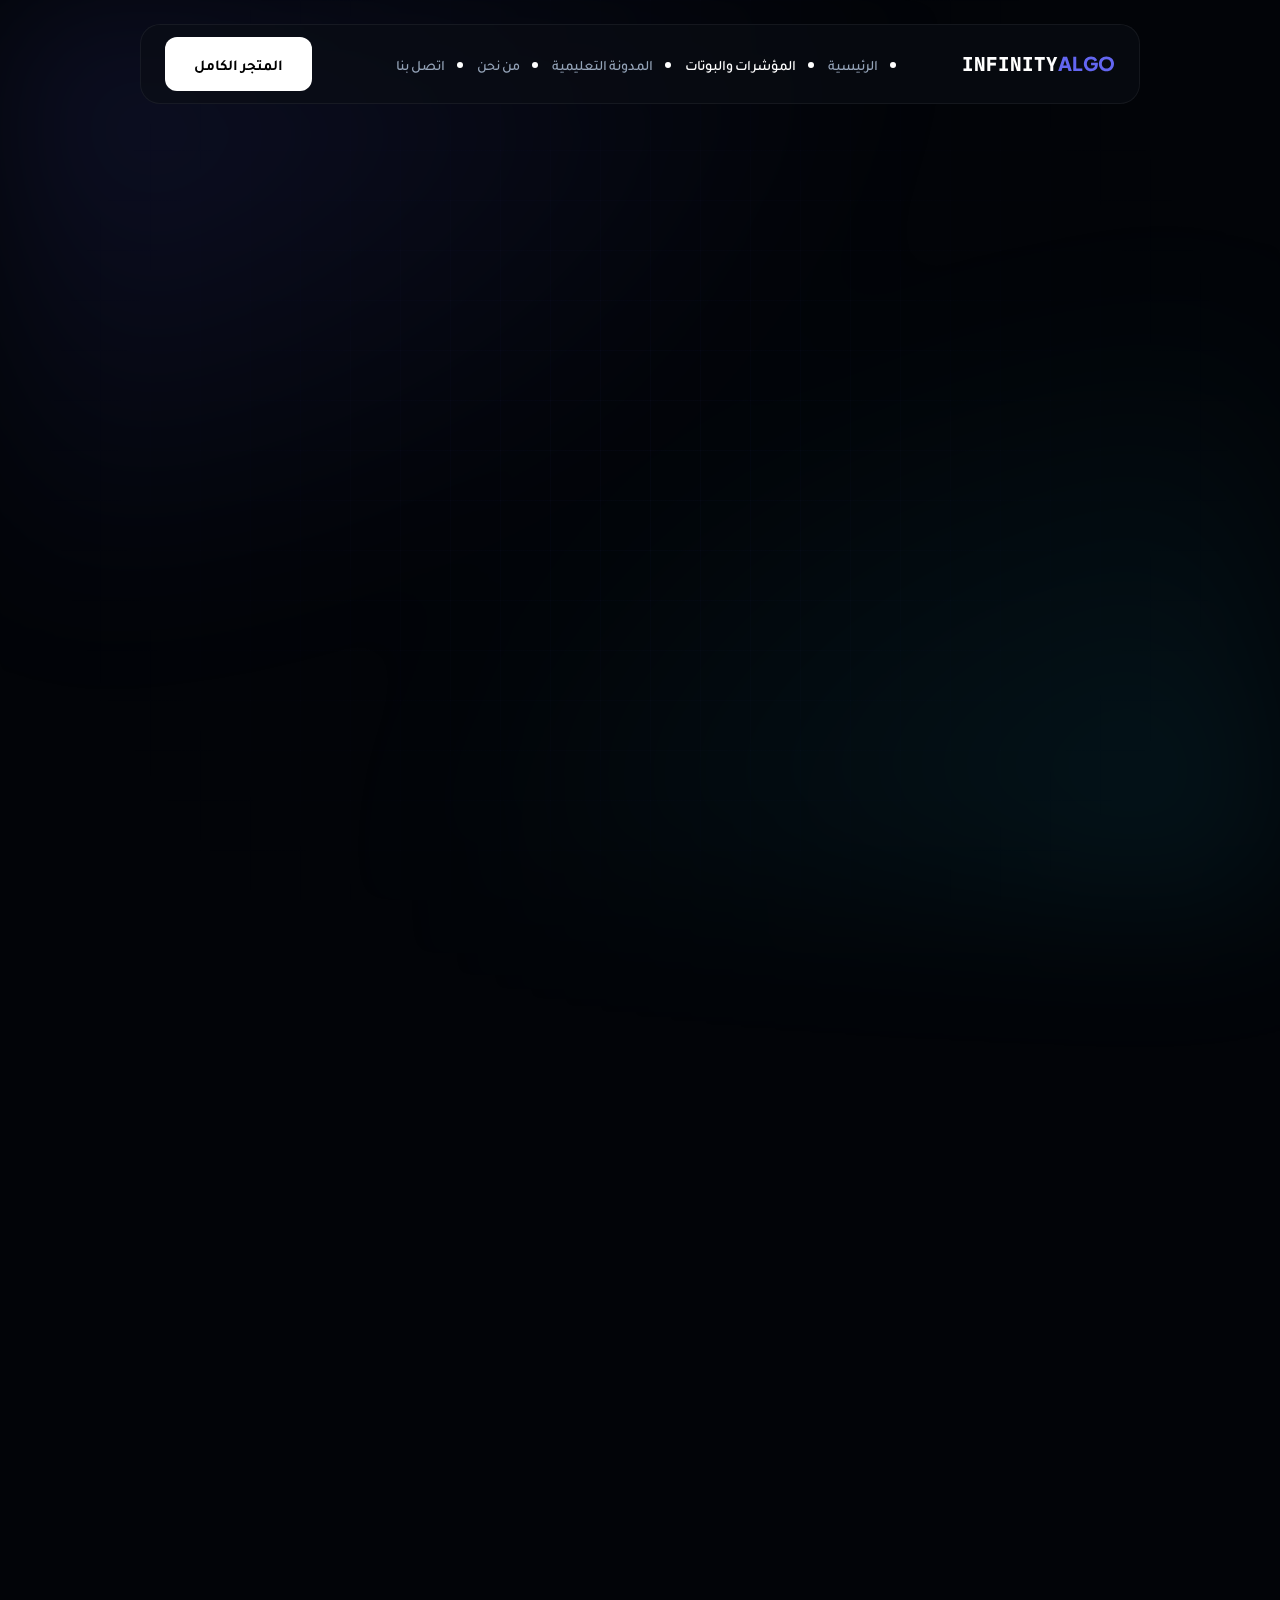
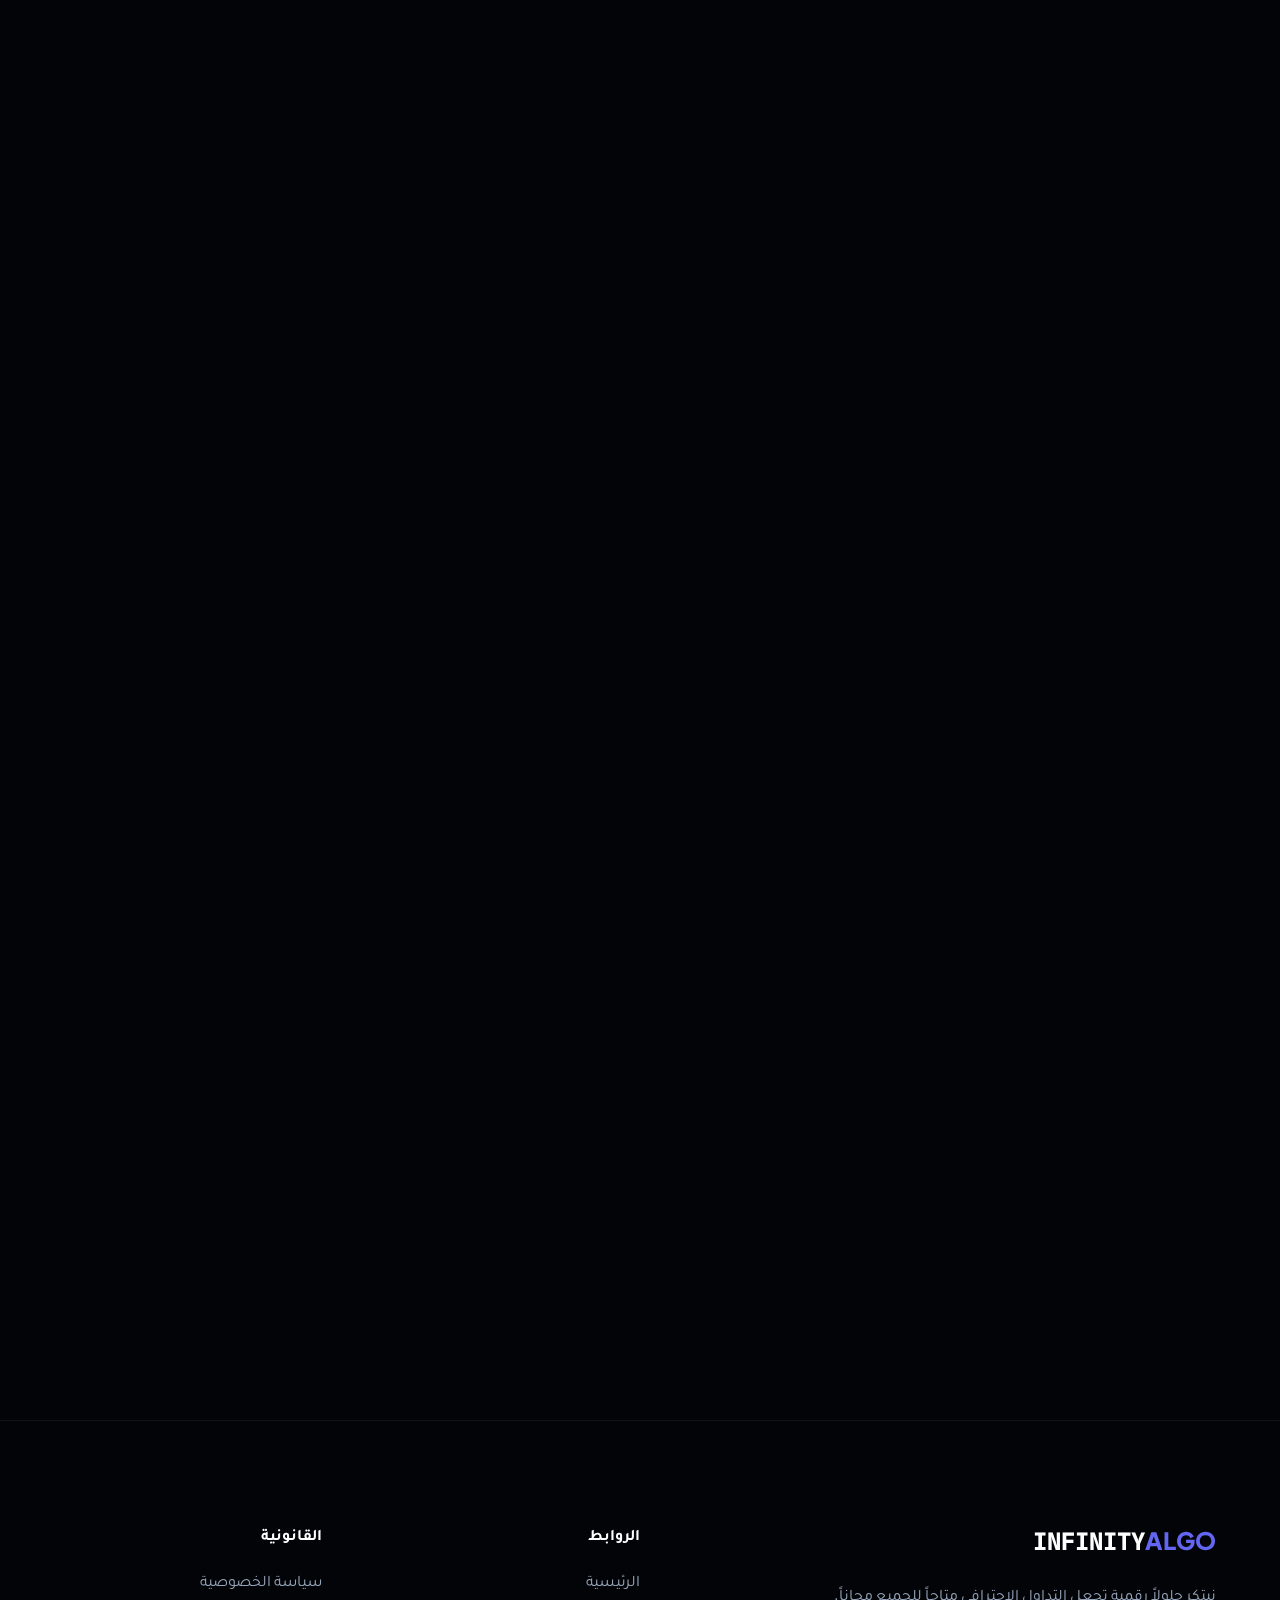
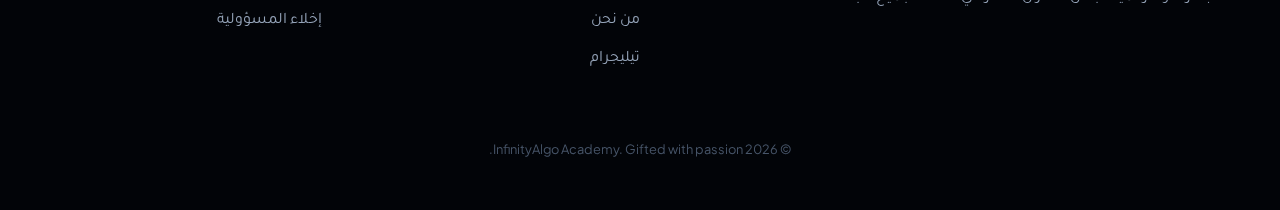
<file: products.html>
<!DOCTYPE html>
<html lang="ar" dir="rtl">

<head>
    <meta charset="UTF-8">
    <meta name="viewport" content="width=device-width, initial-scale=1.0">
    <title>المؤشرات والبوتات الاحترافية | InfinityAlgo Academy</title>

    <!-- CSS & Fonts -->
    <link rel="stylesheet" href="style.css">
    <link rel="stylesheet" href="https://cdnjs.cloudflare.com/ajax/libs/font-awesome/6.5.1/css/all.min.css">
</head>

<body>

    <div class="mesh-gradient"></div>

    <!-- Header -->
    <header class="site-header">
        <nav class="navbar">
            <a href="index.html" class="mono"
                style="font-weight: 800; font-size: 1.2rem; color: #fff; text-decoration: none;">
                INFINITY<span style="color: var(--accent);">ALGO</span>
            </a>

            <ul class="nav-links">
                <li><a href="index.html" class="nav-link">الرئيسية</a></li>
                <li><a href="products.html" class="nav-link active">المؤشرات والبوتات</a></li>
                <li><a href="resources.html" class="nav-link">المدونة التعليمية</a></li>
                <li><a href="about.html" class="nav-link">من نحن</a></li>
                <li><a href="contact.html" class="nav-link">اتصل بنا</a></li>
            </ul>

            <a href="https://infinityalgoacademy.net/shop" class="btn btn-primary">
                المتجر الكامل
            </a>
        </nav>
    </header>

    <!-- Hero Section -->
    <section class="container" style="padding-top: 180px; padding-bottom: 60px;">
        <div class="reveal" style="text-align: center;">
            <span class="badge">هدايا مجانية لمجتمعنا</span>
            <h1 class="text-gradient">أقوى أدوات التداول <br>متاحة الآن مجاناً</h1>
            <p style="color: var(--text-secondary); font-size: 1.2rem; max-width: 650px; margin: 24px auto 0;">بمناسبة
                الانطلاقة الجديدة، قررنا فتح جميع منتجاتنا المدفوعة للجميع لفترة محدودة كهدية خاصة.</p>
        </div>
    </section>

    <!-- Products Gallery -->
    <section class="container" style="padding-bottom: 120px;">
        <div class="store-grid">

            <!-- Category: Expert Advisors (Bots) -->
            <div class="category-title reveal"><i class="fas fa-robot"></i> روبوتات التداول (EA)</div>

            <div class="product-card reveal">
                <div class="card-header">
                    <span class="profit-badge">94% Efficiency</span>
                    <span class="product-tag">Expert Advisor</span>
                </div>
                <h3>Nexus EA Forex MT5</h3>
                <p class="product-desc">نظام تداول آلي مبني على خوارزميات ذكية لإدارة المخاطر وتداول العملات.</p>
                <span class="product-price">FREE</span>
                <a href="https://infinityalgoacademy.net/item/nexus-ea-forex-mt5/" class="btn btn-primary btn-sm"
                    target="_blank">تحميل مجاني</a>
            </div>

            <div class="product-card reveal" style="transition-delay: 0.1s;">
                <div class="card-header">
                    <span class="profit-badge">88% Success</span>
                    <span class="product-tag">Expert Advisor</span>
                </div>
                <h3>Pivot Killer EA</h3>
                <p class="product-desc">روبوت متخصص في اقتناص الانعكاسات السعرية من مستويات البيفوت القوية.</p>
                <span class="product-price">FREE</span>
                <a href="https://infinityalgoacademy.net/item/pivot-killer-ea/" class="btn btn-outline btn-sm"
                    target="_blank">تحميل مجاني</a>
            </div>

            <div class="product-card reveal" style="transition-delay: 0.2s;">
                <div class="card-header">
                    <span class="profit-badge">92% Precision</span>
                    <span class="product-tag">Expert Advisor</span>
                </div>
                <h3>Flip Bot EA - Ultimate</h3>
                <p class="product-desc">أقوى أداة لأتمتة استراتيجيات الـ Flip مع نظام حماية ذكي للحساب.</p>
                <span class="product-price">FREE</span>
                <a href="https://infinityalgoacademy.net/item/flip-bot-ea-the-ultimate-automated-trading-bot-for-metatrader-5/"
                    class="btn btn-outline btn-sm" target="_blank">تحميل مجاني</a>
            </div>

            <div class="product-card reveal">
                <div class="card-header">
                    <span class="profit-badge">95% AI Accuracy</span>
                    <span class="product-tag">AI Bot</span>
                </div>
                <h3>Mad Turtle AI Bot</h3>
                <p class="product-desc">بوت تداول مستقبلي يعتمد بالكامل على تعلم الآلة لتحليل حركة الأسعار.</p>
                <span class="product-price">FREE</span>
                <a href="https://infinityalgoacademy.net/item/ai-machine-learning-trading-bot-mad-turtle/"
                    class="btn btn-outline btn-sm" target="_blank">تحميل مجاني</a>
            </div>

            <!-- Category: Indicators -->
            <div class="category-title reveal"><i class="fas fa-chart-area"></i> مؤشرات التداول الاحترافية</div>

            <div class="product-card reveal">
                <div class="card-header">
                    <span class="profit-badge">90% Accuracy</span>
                    <span class="product-tag">Indicator</span>
                </div>
                <h3>Trend Lines Pro MT4</h3>
                <p class="product-desc">مؤشر الرسم التلقائي لخطوط الاتجاه مع تنبيهات فورية عند الكسر.</p>
                <span class="product-price">FREE</span>
                <a href="https://infinityalgoacademy.net/item/indicator-trend-lines-pro-mt4/"
                    class="btn btn-outline btn-sm" target="_blank">تحميل مجاني</a>
            </div>

            <div class="product-card reveal" style="transition-delay: 0.1s;">
                <div class="card-header">
                    <span class="profit-badge">87% Opening Range</span>
                    <span class="product-tag">Indicator</span>
                </div>
                <h3>ACD Indicator MT5</h3>
                <p class="product-desc">أداة احترافية لتطبيق استراتيجية الـ Opening Range بشكل آلي ودقيق.</p>
                <span class="product-price">FREE</span>
                <a href="https://infinityalgoacademy.net/item/acd-indicator-for-metatrader-5-download-free/"
                    class="btn btn-outline btn-sm" target="_blank">تحميل مجاني</a>
            </div>

            <div class="product-card reveal" style="transition-delay: 0.2s;">
                <div class="card-header">
                    <span class="profit-badge">91% Volume Flow</span>
                    <span class="product-tag">Indicator</span>
                </div>
                <h3>Footprint Price Action Pro</h3>
                <p class="product-desc">تحليل عميق لتدفق السيولة (Order Flow) لكشف مراكز كبار المتداولين.</p>
                <span class="product-price">FREE</span>
                <a href="https://infinityalgoacademy.net/item/footprint-price-action-pro-indicator-in-ninjatrader/"
                    class="btn btn-outline btn-sm" target="_blank">تحميل مجاني</a>
            </div>

            <!-- Category: Bundles & Systems -->
            <div class="category-title reveal"><i class="fas fa-layer-group"></i> الحزم والأنظمة المتكاملة</div>

            <div class="product-card reveal">
                <div class="card-header">
                    <span class="profit-badge">Complete Set</span>
                    <span class="product-tag">Bundle</span>
                </div>
                <h3>80+ TradingView Bundle</h3>
                <p class="product-desc">حزمة ضخمة تضم أكثر من 80 مؤشر احترافي لمنصة TradingView كهدية.</p>
                <span class="product-price">FREE</span>
                <a href="https://infinityalgoacademy.net/item/80-pro-tradingview-indicators-bundle-trade-smarter-with-one-powerful-system/"
                    class="btn btn-outline btn-sm" target="_blank">تحميل مجاني</a>
            </div>

            <div class="product-card reveal" style="transition-delay: 0.1s;">
                <div class="card-header">
                    <span class="profit-badge">Multi-TF Analysis</span>
                    <span class="product-tag">System</span>
                </div>
                <h3>Alpha Hunter MTF System</h3>
                <p class="product-desc">نظام متكامل لتحليل الفريمات الزمنية المتعددة وإدارة المخاطر الصارمة.</p>
                <span class="product-price">FREE</span>
                <a href="https://infinityalgoacademy.net/item/alpha-hunter-system-mtf-risk-manager-full-explanation/"
                    class="btn btn-outline btn-sm" target="_blank">تحميل مجاني</a>
            </div>

            <div class="product-card reveal" style="transition-delay: 0.2s;">
                <div class="card-header">
                    <span class="profit-badge">One-Click Trading</span>
                    <span class="product-tag">Utility</span>
                </div>
                <h3>Easy Trade Panel MT5</h3>
                <p class="product-desc">لوحة تحكم احترافية لتنفيذ وإدارة الصفقات بلمسة واحدة من الرسم البياني.</p>
                <span class="product-price">FREE</span>
                <a href="https://infinityalgoacademy.net/item/easy-trade-panel-expert-for-metatrader-5-download-free/"
                    class="btn btn-outline btn-sm" target="_blank">تحميل مجاني</a>
            </div>
        </div>
    </section>

    <!-- Footer -->
    <footer>
        <div class="container">
            <div class="footer-grid">
                <div>
                    <div class="footer-logo mono">INFINITY<span style="color: var(--accent);">ALGO</span></div>
                    <p style="color: var(--text-secondary);">نبتكر حلولاً رقمية تجعل التداول الاحترافي متاحاً للجميع
                        مجاناً.</p>
                </div>
                <div>
                    <h4 style="margin-bottom: 20px;">الروابط</h4>
                    <a href="index.html" class="footer-link">الرئيسية</a>
                    <a href="about.html" class="footer-link">من نحن</a>
                    <a href="https://t.me/King_arius_dz" class="footer-link">تيليجرام</a>
                </div>
                <div>
                    <h4 style="margin-bottom: 20px;">القانونية</h4>
                    <a href="privacy.html" class="footer-link">سياسة الخصوصية</a>
                    <a href="disclaimer.html" class="footer-link">إخلاء المسؤولية</a>
                </div>
            </div>
            <div style="text-align: center; margin-top: 60px; color: var(--text-dim); font-size: 0.8rem;">
                &copy; 2026 InfinityAlgo Academy. Gifted with passion.
            </div>
        </div>
    </footer>

    <!-- Scripts -->
    <script src="script.js"></script>
</body>

</html>
</file>
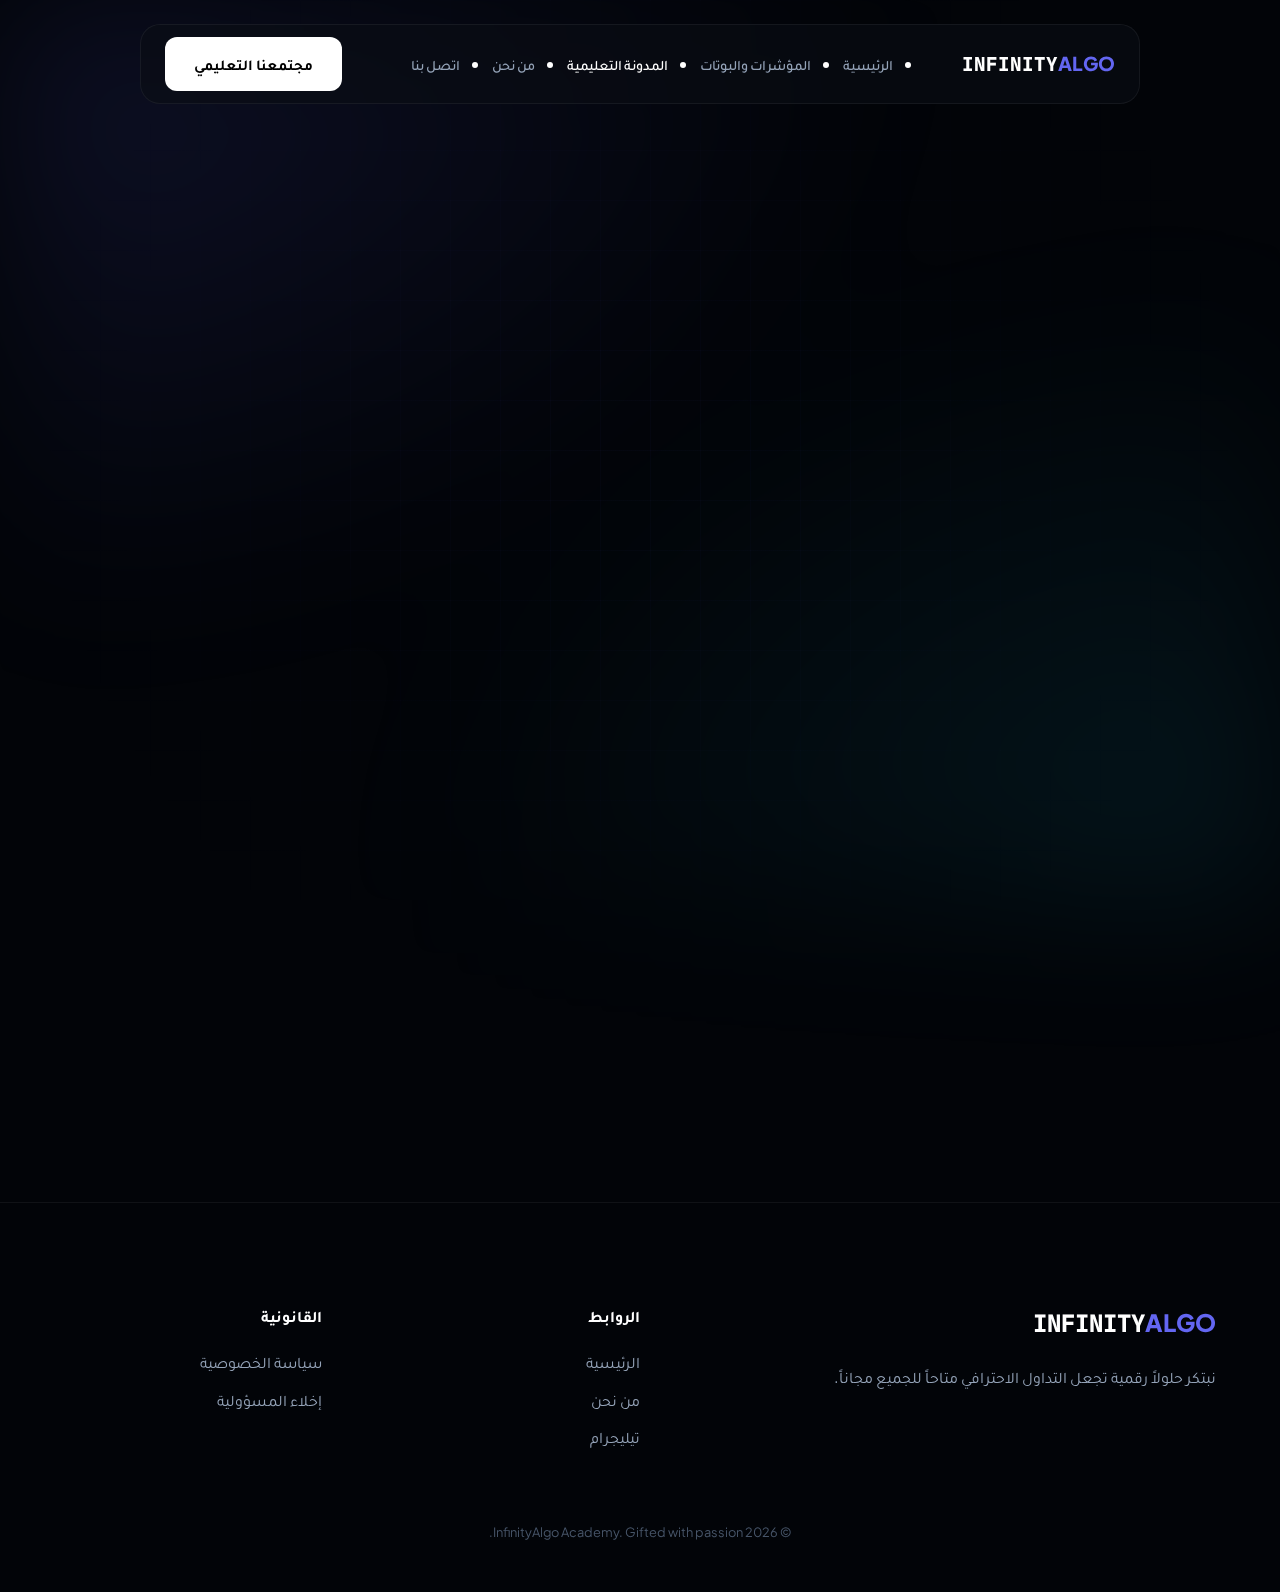
<file: resources.html>
<!DOCTYPE html>
<html lang="ar" dir="rtl">

<head>
    <meta charset="UTF-8">
    <meta name="viewport" content="width=device-width, initial-scale=1.0">
    <title>المدونة التعليمية | InfinityAlgo Academy</title>

    <!-- CSS & Fonts -->
    <link rel="stylesheet" href="style.css">
    <link rel="stylesheet" href="https://cdnjs.cloudflare.com/ajax/libs/font-awesome/6.5.1/css/all.min.css">
    <style>
        .article-container {
            max-width: 900px;
            margin: 60px auto;
        }

        .resource-grid {
            display: grid;
            grid-template-columns: repeat(3, 1fr);
            gap: 32px;
            margin-top: 60px;
        }

        .resource-card {
            background: var(--bg-card);
            border: 1px solid var(--border-light);
            border-radius: 24px;
            overflow: hidden;
            transition: var(--transition);
        }

        .resource-card:hover {
            border-color: var(--border-accent);
            transform: translateY(-8px);
        }

        .resource-img {
            height: 200px;
            background: linear-gradient(135deg, #1e293b, #0f172a);
            display: flex;
            align-items: center;
            justify-content: center;
            font-size: 3rem;
            color: var(--accent);
            opacity: 0.8;
            position: relative;
        }

        .resource-img::after {
            content: '';
            position: absolute;
            top: 0;
            left: 0;
            width: 100%;
            height: 100%;
            background: radial-gradient(circle at center, transparent, rgba(0, 0, 0, 0.4));
        }

        .resource-body {
            padding: 32px;
        }

        .resource-meta {
            font-size: 0.8rem;
            color: var(--accent);
            margin-bottom: 12px;
            display: block;
            font-weight: 700;
            text-transform: uppercase;
            letter-spacing: 1px;
        }

        .resource-title {
            color: #fff;
            font-size: 1.4rem;
            margin-bottom: 16px;
            line-height: 1.4;
            font-weight: 800;
        }

        .resource-desc {
            color: var(--text-secondary);
            font-size: 0.95rem;
            line-height: 1.7;
            margin-bottom: 24px;
        }

        @media (max-width: 968px) {
            .resource-grid {
                grid-template-columns: 1fr 1fr;
            }
        }

        @media (max-width: 600px) {
            .resource-grid {
                grid-template-columns: 1fr;
            }
        }
    </style>
</head>

<body>

    <div class="mesh-gradient"></div>

    <!-- Header -->
    <header class="site-header">
        <nav class="navbar">
            <a href="index.html" class="mono"
                style="font-weight: 800; font-size: 1.2rem; color: #fff; text-decoration: none;">
                INFINITY<span style="color: var(--accent);">ALGO</span>
            </a>

            <ul class="nav-links">
                <li><a href="index.html" class="nav-link">الرئيسية</a></li>
                <li><a href="products.html" class="nav-link">المؤشرات والبوتات</a></li>
                <li><a href="resources.html" class="nav-link active">المدونة التعليمية</a></li>
                <li><a href="about.html" class="nav-link">من نحن</a></li>
                <li><a href="contact.html" class="nav-link">اتصل بنا</a></li>
            </ul>

            <a href="https://t.me/InfinityAlgo_Group_Topics" class="btn btn-primary">
                مجتمعنا التعليمي
            </a>
        </nav>
    </header>

    <!-- Content -->
    <section class="container" style="padding-top: 180px; padding-bottom: 120px;">
        <div class="reveal" style="text-align: center;">
            <span class="badge">مقالات تقنية احترافية</span>
            <h1 class="text-gradient" style="margin-bottom: 24px;">خزينة المعرفة التداولية</h1>
            <p style="color: var(--text-secondary); max-width: 650px; margin: 0 auto;">نخبة من المقالات المتعمقة حول
                أقوى أدواتنا الرقمية وكيفية استخدامها لتحقيق أقصى استفادة في الأسواق.</p>
        </div>

        <div class="resource-grid">
            <!-- Article 1: Mad Turtle AI -->
            <div class="resource-card reveal">
                <div class="resource-img"><i class="fas fa-robot"></i></div>
                <div class="resource-body">
                    <span class="resource-meta">دليل تقني • ذكاء اصطناعي</span>
                    <h3 class="resource-title">لماذا يغير Mad Turtle AI مفاهيم التداول الغربي؟</h3>
                    <p class="resource-desc">تحليل عميق لكيفية استخدام "سلحفاة الذكاء الاصطناعي" لتعلم الآلة العصبوني في
                        تحليل الأنماط التاريخية والتنبؤ بالانفجارات السعرية القادمة بدقة 95%.</p>
                    <a href="#" class="btn btn-outline btn-sm" style="width: auto;">اقرأ المقال كاملاً</a>
                </div>
            </div>

            <!-- Article 2: Nexus EA -->
            <div class="resource-card reveal" style="transition-delay: 0.1s;">
                <div class="resource-img"><i class="fas fa-microchip"></i></div>
                <div class="resource-body">
                    <span class="resource-meta">أتمتة • سكالبينج</span>
                    <h3 class="resource-title">Nexus EA: الهندسة المفقودة في إدارة المحافظ الآلية</h3>
                    <p class="resource-desc">كيف تم تطوير Nexus EA ليكون أكثر من مجرد روبوت تداول، بل مدير مخاطر ذكي
                        يمتلك قدرة على التكيف مع تقلبات سوق العملات العنيفة وتجنب الخسائر العشوائية.</p>
                    <a href="#" class="btn btn-outline btn-sm" style="width: auto;">شاهد الشرح التقني</a>
                </div>
            </div>

            <!-- Article 3: TradingView Bundle -->
            <div class="resource-card reveal" style="transition-delay: 0.2s;">
                <div class="resource-img"><i class="fas fa-layer-group"></i></div>
                <div class="resource-body">
                    <span class="resource-meta">أدوات • مراجعة شاملة</span>
                    <h3 class="resource-title">مراجعة حزمة الـ 80 مؤشر: كيف تسيطر على مخططك؟</h3>
                    <p class="resource-desc">هل تحتاج فعلاً لـ 80 مؤشر؟ نكشف في هذا المقال عن "الخمسة الكبار" داخل
                        الحزمة والذين يشكلون معاً أقوى هيكل تحليلي لمنصة TradingView في الوقت الحالي.</p>
                    <a href="#" class="btn btn-outline btn-sm" style="width: auto;">استعرض الحزمة</a>
                </div>
            </div>
        </div>
    </section>

    <!-- Footer -->
    <footer>
        <div class="container">
            <div class="footer-grid">
                <div>
                    <div class="footer-logo mono">INFINITY<span style="color: var(--accent);">ALGO</span></div>
                    <p style="color: var(--text-secondary);">نبتكر حلولاً رقمية تجعل التداول الاحترافي متاحاً للجميع
                        مجاناً.</p>
                </div>
                <div>
                    <h4 style="margin-bottom: 20px;">الروابط</h4>
                    <a href="index.html" class="footer-link">الرئيسية</a>
                    <a href="about.html" class="footer-link">من نحن</a>
                    <a href="https://t.me/King_arius_dz" class="footer-link">تيليجرام</a>
                </div>
                <div>
                    <h4 style="margin-bottom: 20px;">القانونية</h4>
                    <a href="privacy.html" class="footer-link">سياسة الخصوصية</a>
                    <a href="disclaimer.html" class="footer-link">إخلاء المسؤولية</a>
                </div>
            </div>
            <div style="text-align: center; margin-top: 60px; color: var(--text-dim); font-size: 0.8rem;">
                &copy; 2026 InfinityAlgo Academy. Gifted with passion.
            </div>
        </div>
    </footer>

    <!-- Scripts -->
    <script src="script.js"></script>
</body>

</html>
</file>
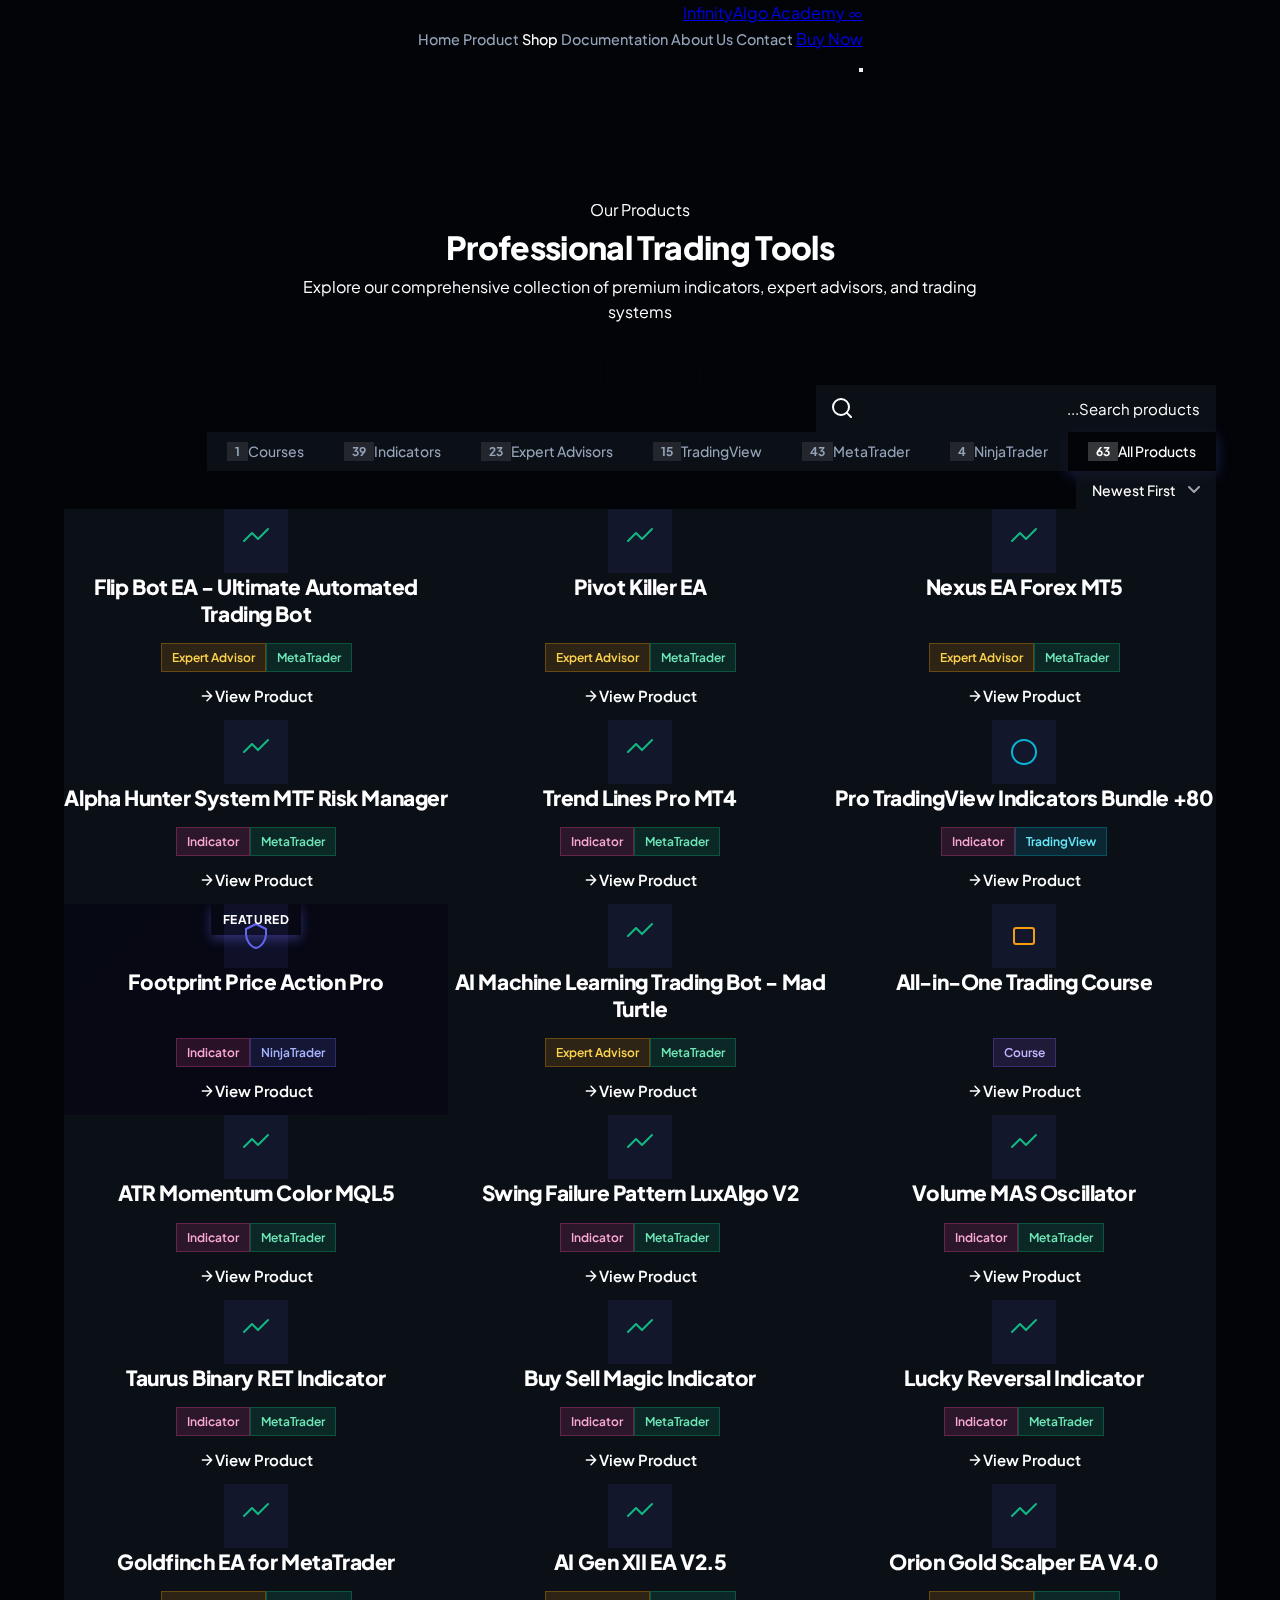
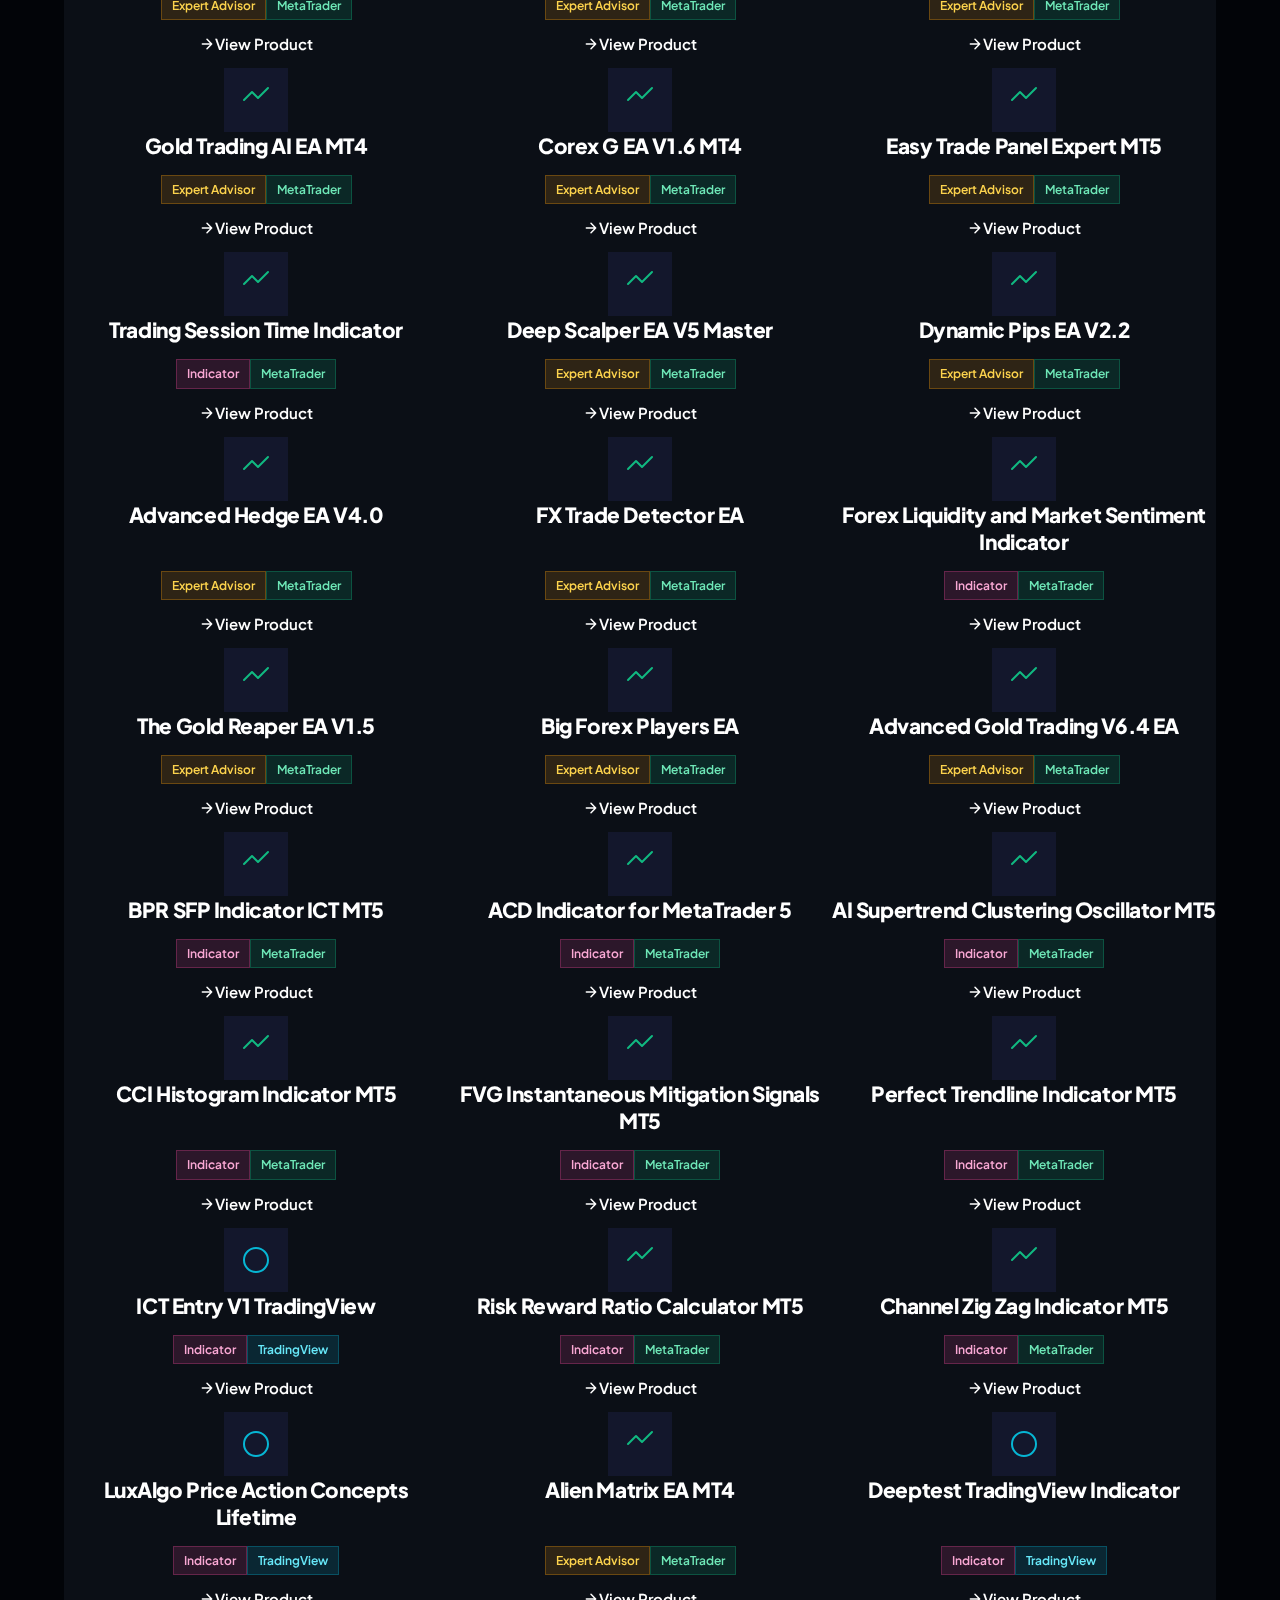
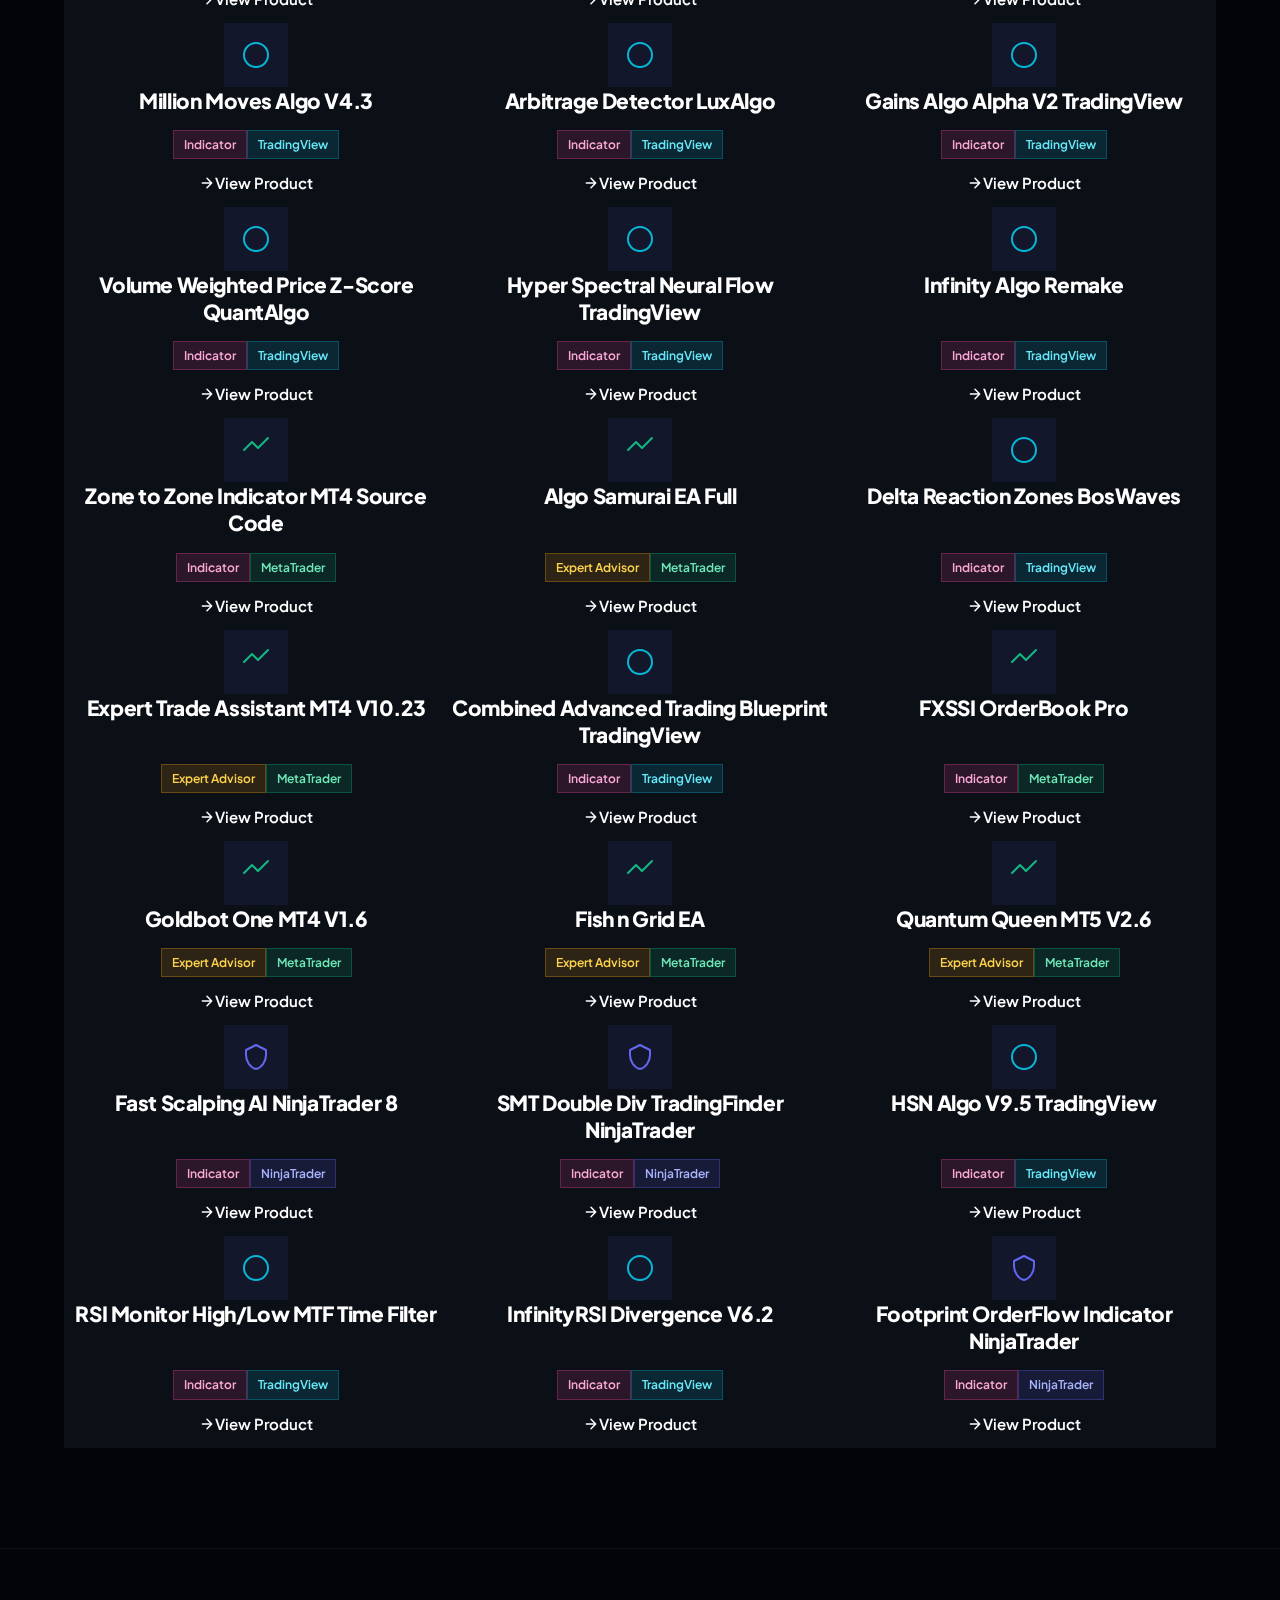
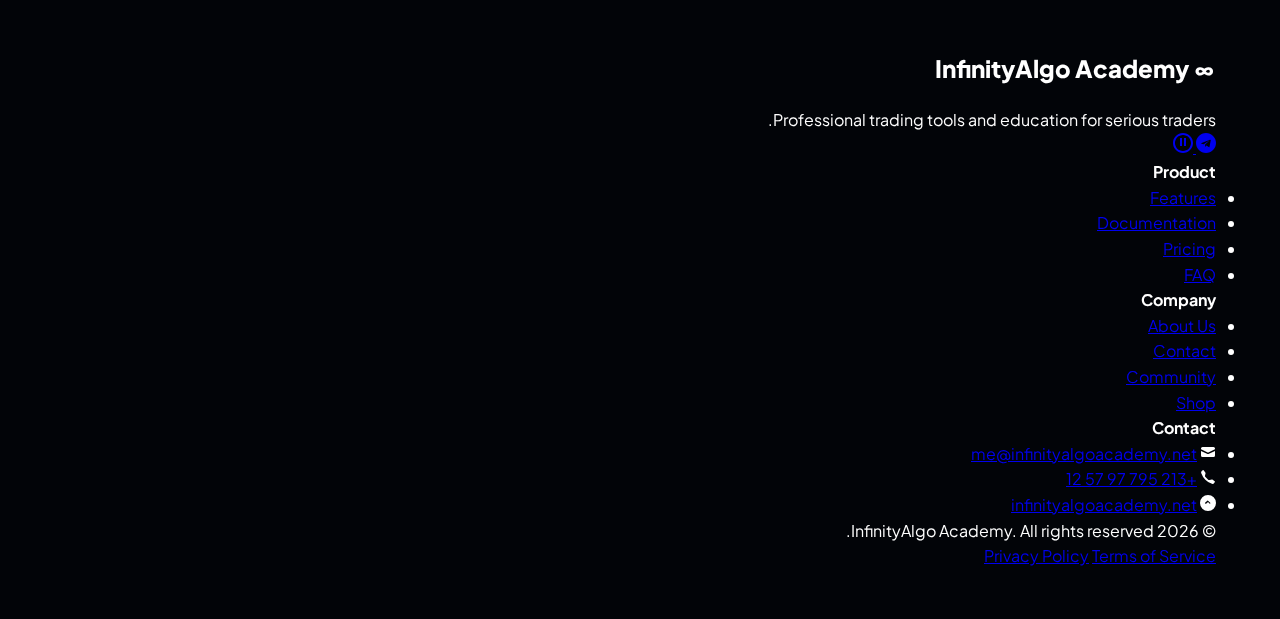
<file: shop.html>
<!DOCTYPE html>
<html lang="en">

<head>
    <meta charset="UTF-8">
    <meta name="viewport" content="width=device-width, initial-scale=1.0">
    <title>Shop - Professional Trading Tools | InfinityAlgo Academy</title>
    <meta name="description"
        content="Browse our complete collection of professional trading tools, indicators, and expert advisors for MetaTrader, NinjaTrader, and TradingView platforms.">
    <link rel="stylesheet" href="style.css">
    <link rel="stylesheet" href="shop.css">
    <link rel="preconnect" href="https://fonts.googleapis.com">
    <link rel="preconnect" href="https://fonts.gstatic.com" crossorigin>
    <link
        href="https://fonts.googleapis.com/css2?family=Inter:wght@300;400;500;600;700;800;900&family=Outfit:wght@300;400;500;600;700;800;900&display=swap"
        rel="stylesheet">
</head>

<body>
    <!-- Navigation -->
    <nav class="navbar">
        <div class="container">
            <div class="nav-wrapper">
                <a href="index.html" class="logo">
                    <span class="logo-icon">∞</span>
                    <span class="logo-text">InfinityAlgo Academy</span>
                </a>

                <div class="nav-menu" id="navMenu">
                    <a href="index.html" class="nav-link">Home</a>
                    <a href="product.html" class="nav-link">Product</a>
                    <a href="shop.html" class="nav-link active">Shop</a>
                    <a href="docs.html" class="nav-link">Documentation</a>
                    <a href="about.html" class="nav-link">About Us</a>
                    <a href="contact.html" class="nav-link">Contact</a>
                    <a href="https://infinityalgoacademy.net/shop" class="btn-primary-nav">Buy Now</a>
                </div>

                <button class="mobile-menu-toggle" id="mobileMenuToggle">
                    <span></span>
                    <span></span>
                    <span></span>
                </button>
            </div>
        </div>
    </nav>

    <!-- Shop Hero -->
    <section class="shop-hero">
        <div class="hero-background">
            <div class="gradient-orb orb-1"></div>
            <div class="gradient-orb orb-2"></div>
        </div>

        <div class="container">
            <div class="shop-hero-content">
                <span class="section-badge">Our Products</span>
                <h1 class="hero-title">Professional Trading Tools</h1>
                <p class="hero-description">
                    Explore our comprehensive collection of premium indicators, expert advisors, and trading systems
                </p>
            </div>
        </div>
    </section>

    <!-- Filter & Search Section -->
    <section class="filter-section">
        <div class="container">
            <div class="filter-controls">
                <div class="search-box">
                    <svg width="20" height="20" viewBox="0 0 20 20" fill="none">
                        <path
                            d="M9 17C13.4183 17 17 13.4183 17 9C17 4.58172 13.4183 1 9 1C4.58172 1 1 4.58172 1 9C1 13.4183 4.58172 17 9 17Z"
                            stroke="currentColor" stroke-width="2" stroke-linecap="round" stroke-linejoin="round" />
                        <path d="M19 19L14.65 14.65" stroke="currentColor" stroke-width="2" stroke-linecap="round"
                            stroke-linejoin="round" />
                    </svg>
                    <input type="text" id="searchInput" placeholder="Search products...">
                </div>

                <div class="filter-buttons">
                    <button class="filter-btn active" data-category="all">
                        <span>All Products</span>
                        <span class="count" id="countAll">0</span>
                    </button>
                    <button class="filter-btn" data-category="ninjatrader">
                        <span>NinjaTrader</span>
                        <span class="count" id="countNinja">0</span>
                    </button>
                    <button class="filter-btn" data-category="metatrader">
                        <span>MetaTrader</span>
                        <span class="count" id="countMT">0</span>
                    </button>
                    <button class="filter-btn" data-category="tradingview">
                        <span>TradingView</span>
                        <span class="count" id="countTV">0</span>
                    </button>
                    <button class="filter-btn" data-category="ea">
                        <span>Expert Advisors</span>
                        <span class="count" id="countEA">0</span>
                    </button>
                    <button class="filter-btn" data-category="indicator">
                        <span>Indicators</span>
                        <span class="count" id="countInd">0</span>
                    </button>
                    <button class="filter-btn" data-category="course">
                        <span>Courses</span>
                        <span class="count" id="countCourse">0</span>
                    </button>
                </div>

                <div class="sort-dropdown">
                    <select id="sortSelect">
                        <option value="newest">Newest First</option>
                        <option value="oldest">Oldest First</option>
                        <option value="name-asc">Name (A-Z)</option>
                        <option value="name-desc">Name (Z-A)</option>
                    </select>
                </div>
            </div>
        </div>
    </section>

    <!-- Products Grid -->
    <section class="products-section">
        <div class="container">
            <div class="products-grid" id="productsGrid">
                <!-- Products will be dynamically loaded here -->
            </div>

            <div class="no-results" id="noResults" style="display: none;">
                <svg width="64" height="64" viewBox="0 0 64 64" fill="none">
                    <circle cx="32" cy="32" r="30" stroke="url(#noResultGrad)" stroke-width="4" />
                    <path d="M32 20V32M32 44H32.02" stroke="url(#noResultGrad)" stroke-width="4"
                        stroke-linecap="round" />
                    <defs>
                        <linearGradient id="noResultGrad" x1="2" y1="2" x2="62" y2="62" gradientUnits="userSpaceOnUse">
                            <stop stop-color="#6366F1" />
                            <stop offset="1" stop-color="#8B5CF6" />
                        </linearGradient>
                    </defs>
                </svg>
                <h3>No Products Found</h3>
                <p>Try adjusting your search or filter criteria</p>
            </div>

            <div class="loading-spinner" id="loadingSpinner">
                <div class="spinner"></div>
                <p>Loading products...</p>
            </div>
        </div>
    </section>

    <!-- Footer -->
    <footer class="footer">
        <div class="container">
            <div class="footer-content">
                <div class="footer-column">
                    <div class="footer-logo">
                        <span class="logo-icon">∞</span>
                        <span class="logo-text">InfinityAlgo Academy</span>
                    </div>
                    <p class="footer-description">Professional trading tools and education for serious traders.</p>
                    <div class="social-links">
                        <a href="https://t.me/InfinityAlgo_Group_Topics" class="social-link" aria-label="Telegram">
                            <svg width="20" height="20" viewBox="0 0 20 20" fill="currentColor">
                                <path
                                    d="M10 0C4.477 0 0 4.477 0 10s4.477 10 10 10 10-4.477 10-10S15.523 0 10 0zm4.92 6.56l-1.43 7.14c-.11.52-.39.65-.79.4l-2.18-1.61-1.05 1.01c-.12.12-.22.22-.44.22l.16-2.22 4.03-3.64c.18-.16-.04-.24-.27-.09L7.63 11.3l-2.15-.67c-.47-.15-.48-.47.1-.7l8.4-3.24c.39-.14.73.09.6.67z" />
                            </svg>
                        </a>
                        <a href="https://infinityalgoacademy.net/community" class="social-link" aria-label="Community">
                            <svg width="20" height="20" viewBox="0 0 20 20" fill="currentColor">
                                <path
                                    d="M10 0C4.477 0 0 4.477 0 10s4.477 10 10 10 10-4.477 10-10S15.523 0 10 0zm0 18c-4.411 0-8-3.589-8-8s3.589-8 8-8 8 3.589 8 8-3.589 8-8 8zm-1-13H7v8h2V5zm4 0h-2v8h2V5z" />
                            </svg>
                        </a>
                    </div>
                </div>

                <div class="footer-column">
                    <h4 class="footer-heading">Product</h4>
                    <ul class="footer-links">
                        <li><a href="product.html">Features</a></li>
                        <li><a href="docs.html">Documentation</a></li>
                        <li><a href="shop.html">Pricing</a></li>
                        <li><a href="product.html#faq">FAQ</a></li>
                    </ul>
                </div>

                <div class="footer-column">
                    <h4 class="footer-heading">Company</h4>
                    <ul class="footer-links">
                        <li><a href="about.html">About Us</a></li>
                        <li><a href="contact.html">Contact</a></li>
                        <li><a href="https://infinityalgoacademy.net/community">Community</a></li>
                        <li><a href="https://infinityalgoacademy.net/shop">Shop</a></li>
                    </ul>
                </div>

                <div class="footer-column">
                    <h4 class="footer-heading">Contact</h4>
                    <ul class="footer-contact">
                        <li>
                            <svg width="16" height="16" viewBox="0 0 16 16" fill="currentColor">
                                <path
                                    d="M2.5 3A1.5 1.5 0 001 4.5v.793c.026.009.051.02.076.032L7.674 8.51c.206.1.446.1.652 0l6.598-3.185A.755.755 0 0015 5.293V4.5A1.5 1.5 0 0013.5 3h-11z" />
                                <path
                                    d="M15 6.954L8.978 9.86a2.25 2.25 0 01-1.956 0L1 6.954V11.5A1.5 1.5 0 002.5 13h11a1.5 1.5 0 001.5-1.5V6.954z" />
                            </svg>
                            <a href="mailto:me@infinityalgoacademy.net">me@infinityalgoacademy.net</a>
                        </li>
                        <li>
                            <svg width="16" height="16" viewBox="0 0 16 16" fill="currentColor">
                                <path
                                    d="M3.654 1.328a.678.678 0 00-1.015-.063L1.605 2.3c-.483.484-.661 1.169-.45 1.77a17.568 17.568 0 004.168 6.608 17.569 17.569 0 006.608 4.168c.601.211 1.286.033 1.77-.45l1.034-1.034a.678.678 0 00-.063-1.015l-2.307-1.794a.678.678 0 00-.58-.122l-2.19.547a1.745 1.745 0 01-1.657-.459L5.482 8.062a1.745 1.745 0 01-.46-1.657l.548-2.19a.678.678 0 00-.122-.58L3.654 1.328z" />
                            </svg>
                            <a href="tel:+213795975712">+213 795 97 57 12</a>
                        </li>
                        <li>
                            <svg width="16" height="16" viewBox="0 0 16 16" fill="currentColor">
                                <path
                                    d="M8 0a8 8 0 100 16A8 8 0 008 0zM5.78 8.58a.5.5 0 01-.706-.708L7.293 5.65a.5.5 0 01.708 0l2.22 2.22a.5.5 0 11-.708.708L8 7.061 6.487 8.574z" />
                            </svg>
                            <a href="https://infinityalgoacademy.net">infinityalgoacademy.net</a>
                        </li>
                    </ul>
                </div>
            </div>

            <div class="footer-bottom">
                <p>&copy; 2026 InfinityAlgo Academy. All rights reserved.</p>
                <div class="footer-bottom-links">
                    <a href="#">Privacy Policy</a>
                    <a href="#">Terms of Service</a>
                </div>
            </div>
        </div>
    </footer>

    <script src="script.js"></script>
    <script src="shop.js"></script>
</body>

</html>
</file>
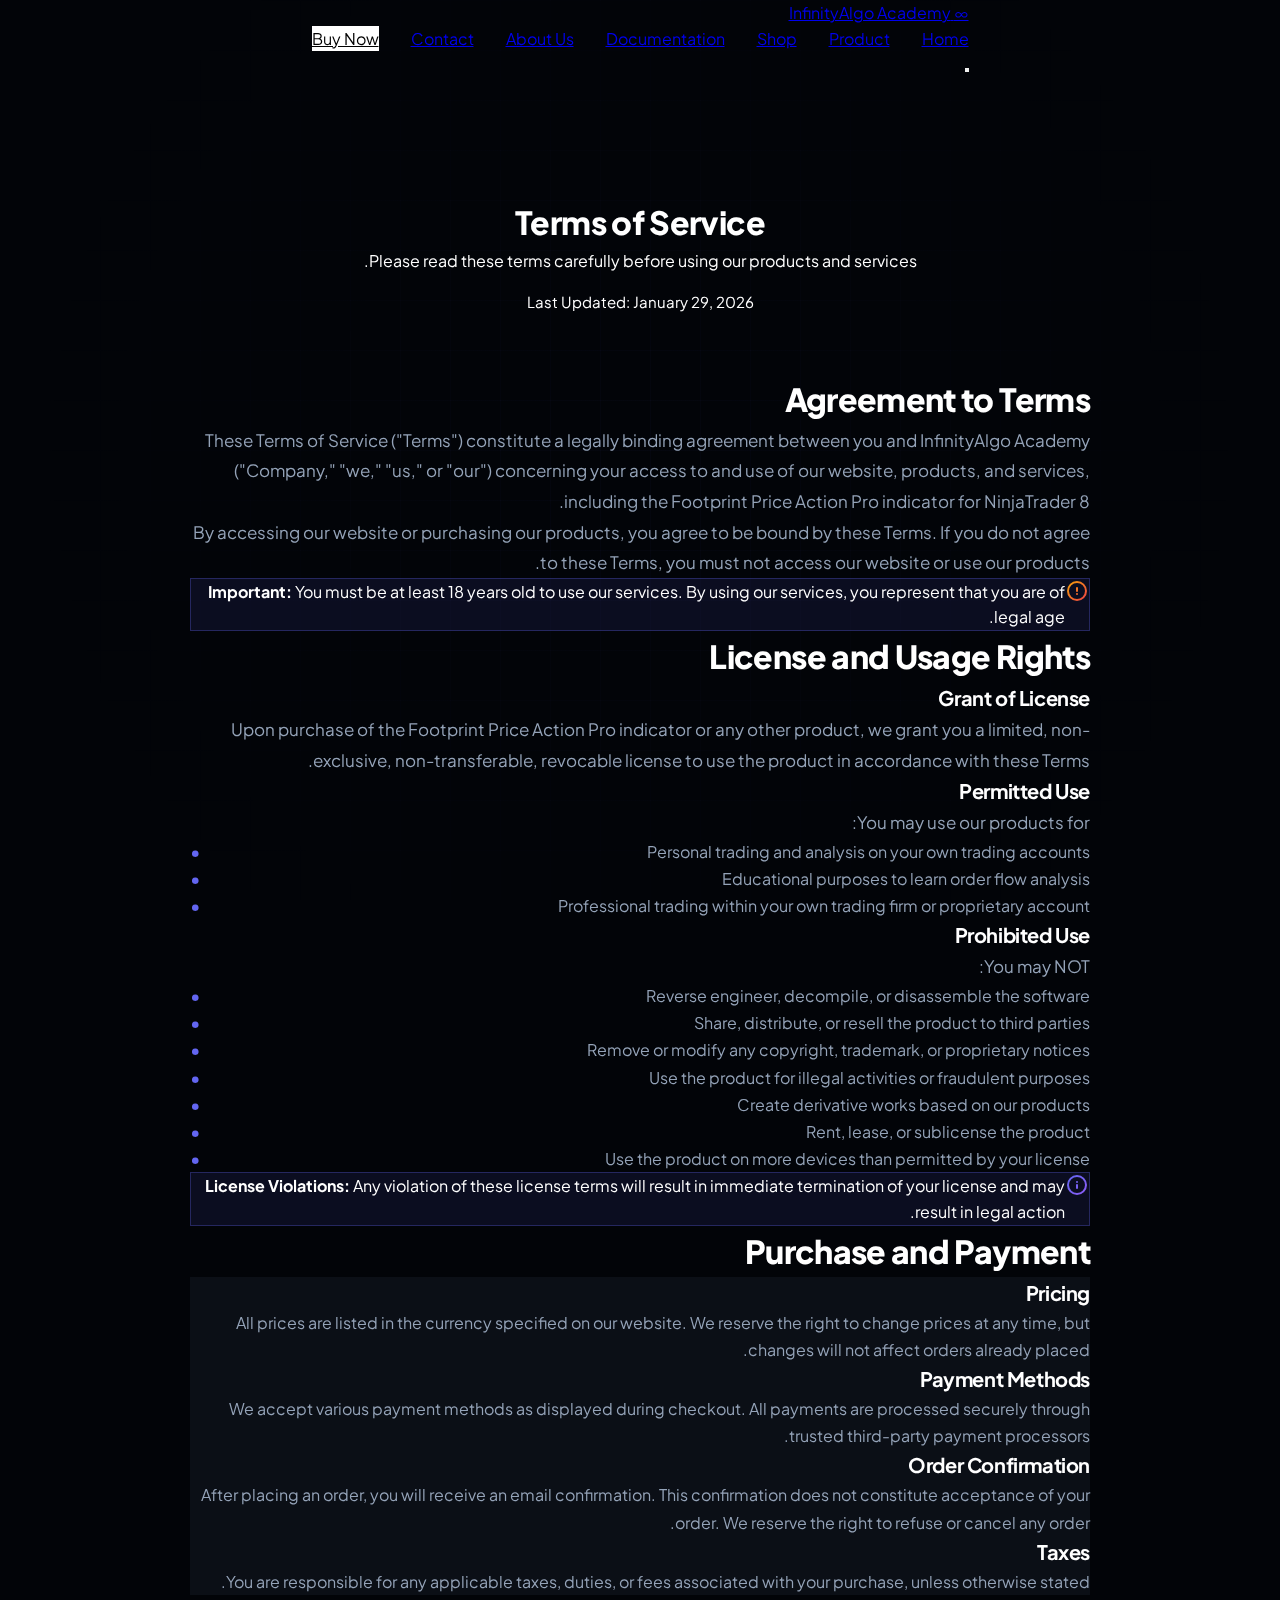
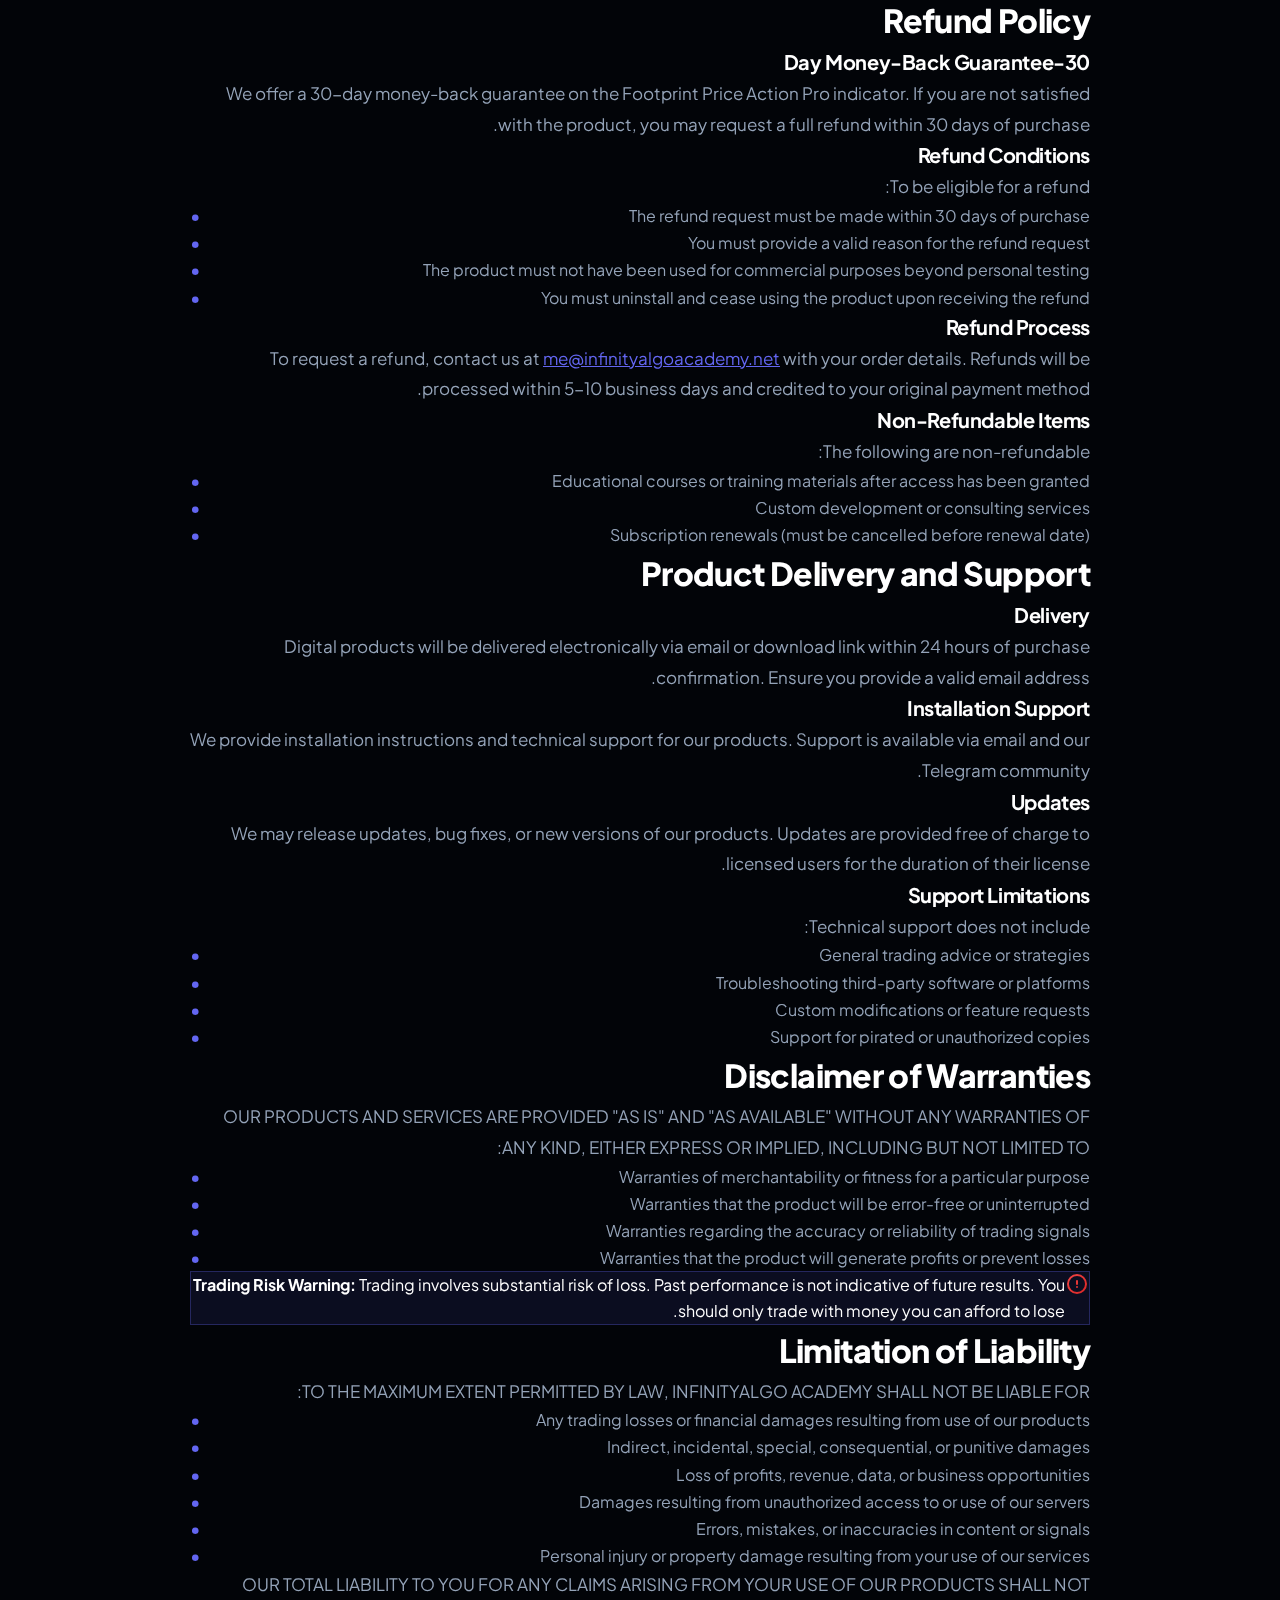
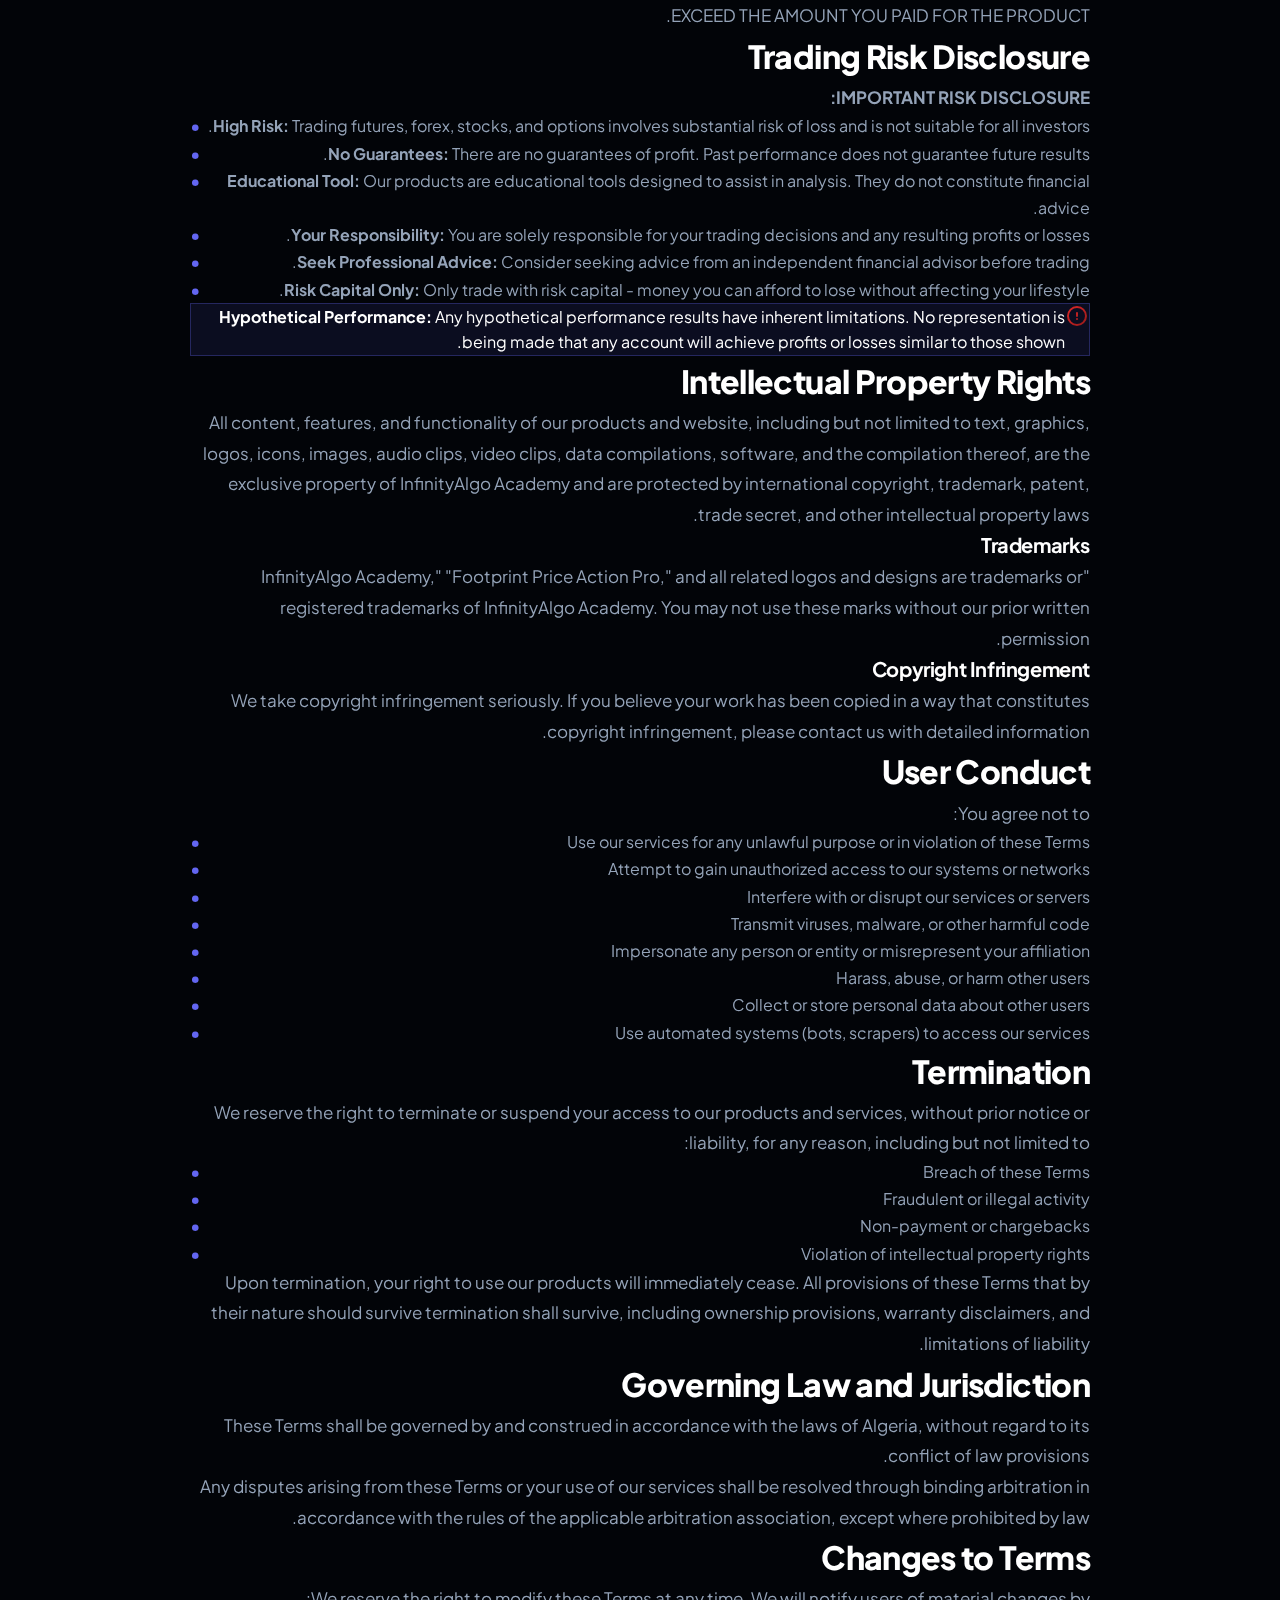
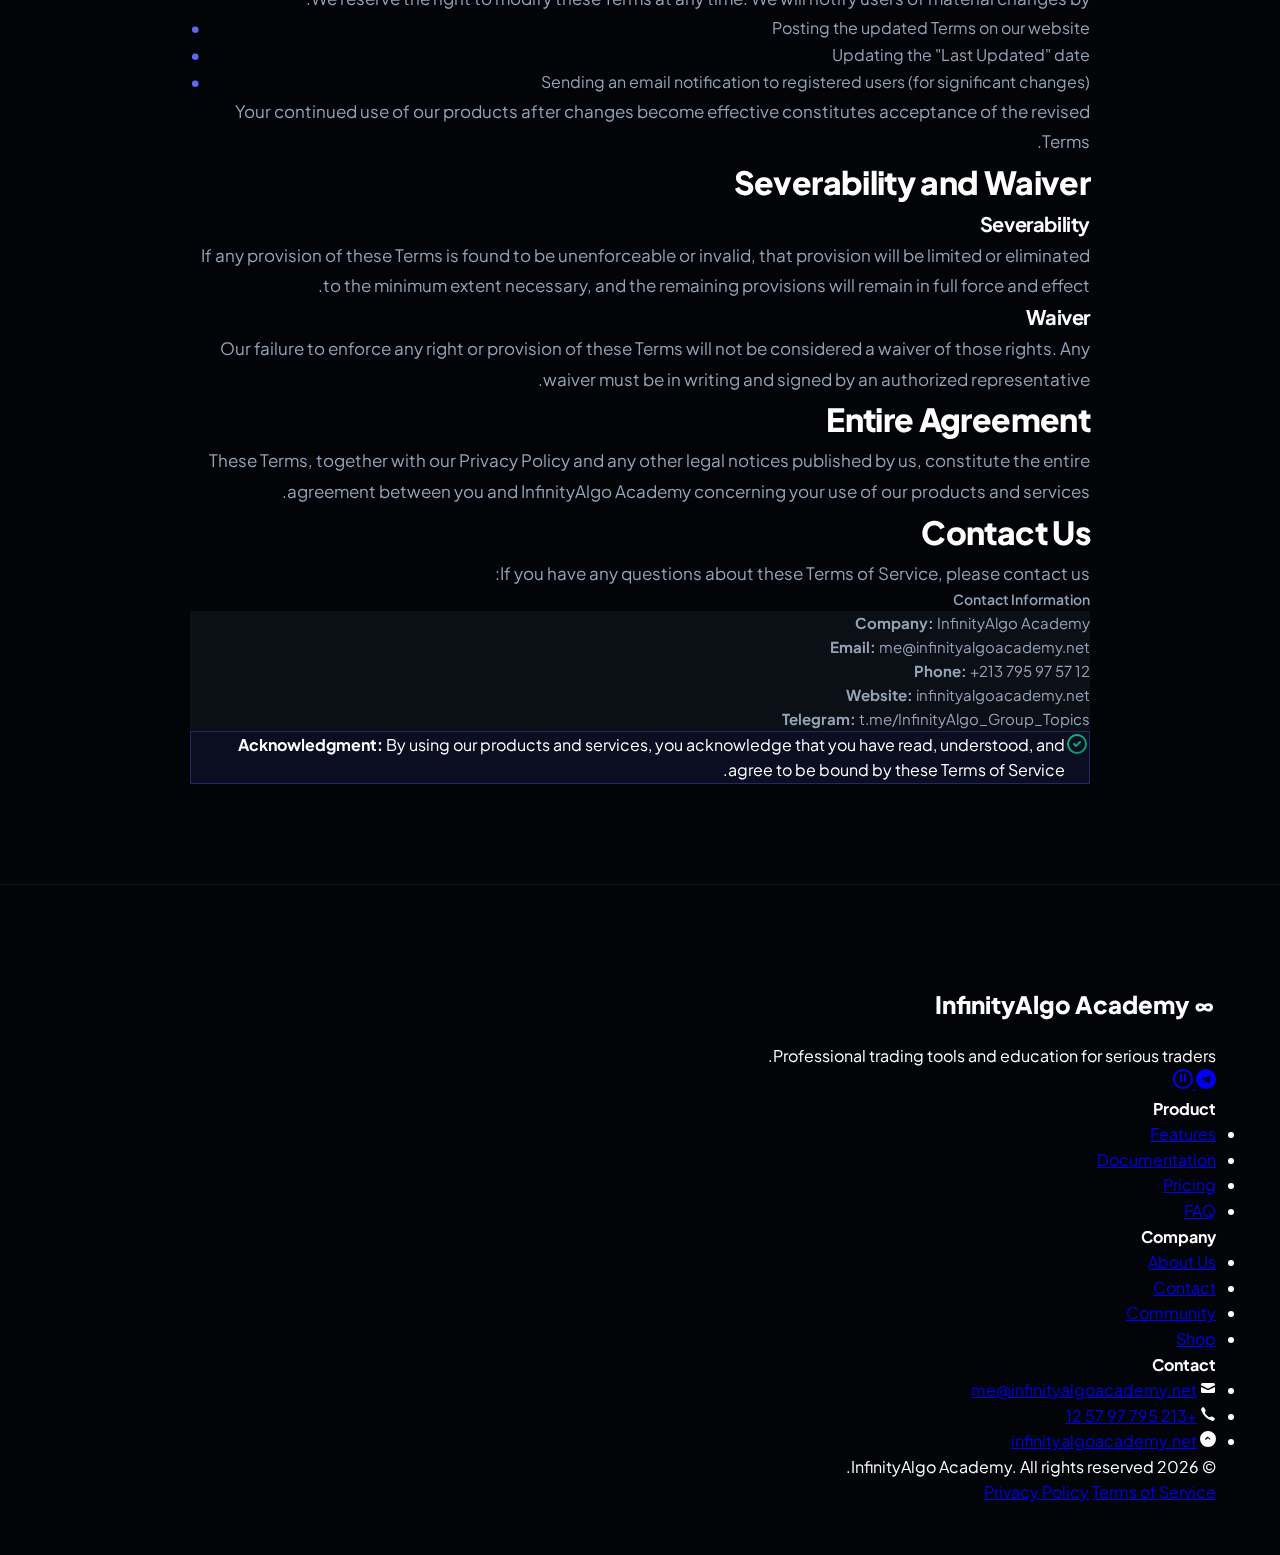
<file: terms.html>
<!DOCTYPE html>
<html lang="en">

<head>
    <meta charset="UTF-8">
    <meta name="viewport" content="width=device-width, initial-scale=1.0">
    <title>Terms of Service - Footprint Price Action Pro | InfinityAlgo Academy</title>
    <meta name="description"
        content="Terms of Service for Footprint Price Action Pro. Read our terms and conditions for using our products and services.">
    <meta name="robots" content="index, follow">
    <link rel="canonical" href="https://infinityalgo-academy.github.io/Footprint-Price-Action-Pro/terms.html">

    <!-- Fonts -->
    <link rel="preconnect" href="https://fonts.googleapis.com">
    <link rel="preconnect" href="https://fonts.gstatic.com" crossorigin>
    <link
        href="https://fonts.googleapis.com/css2?family=Inter:wght@300;400;500;600;700;800;900&family=Outfit:wght@300;400;500;600;700;800;900&display=swap"
        rel="stylesheet">

    <link rel="stylesheet" href="style.css">
    <link rel="stylesheet" href="docs.css">
</head>

<body>
    <!-- Navigation -->
    <nav class="navbar">
        <div class="container">
            <div class="nav-content">
                <a href="index.html" class="logo">
                    <span class="logo-icon">∞</span>
                    <span class="logo-text">InfinityAlgo Academy</span>
                </a>

                <div class="nav-links">
                    <a href="index.html">Home</a>
                    <a href="product.html">Product</a>
                    <a href="shop.html">Shop</a>
                    <a href="docs.html">Documentation</a>
                    <a href="about.html">About Us</a>
                    <a href="contact.html">Contact</a>
                    <a href="https://infinityalgoacademy.net/shop" class="btn-primary">Buy Now</a>
                </div>

                <button class="mobile-menu-toggle" aria-label="Toggle menu">
                    <span></span>
                    <span></span>
                    <span></span>
                </button>
            </div>
        </div>
    </nav>

    <!-- Hero Section -->
    <section class="docs-hero">
        <div class="container">
            <div class="docs-hero-content">
                <h1 class="hero-title">Terms of Service</h1>
                <p class="hero-subtitle">
                    Please read these terms carefully before using our products and services.
                </p>
                <p class="text-secondary" style="font-size: 0.9375rem; margin-top: 1rem;">
                    Last Updated: January 29, 2026
                </p>
            </div>
        </div>
    </section>

    <!-- Content Section -->
    <section class="docs-content">
        <div class="container">
            <div class="docs-main" style="max-width: 900px; margin: 0 auto;">

                <!-- Agreement to Terms -->
                <article class="docs-section">
                    <h2 class="docs-heading">Agreement to Terms</h2>
                    <p class="docs-text">
                        These Terms of Service ("Terms") constitute a legally binding agreement between you and
                        InfinityAlgo Academy ("Company," "we," "us," or "our") concerning your access to and use of our
                        website, products, and services, including the Footprint Price Action Pro indicator for
                        NinjaTrader 8.
                    </p>
                    <p class="docs-text">
                        By accessing our website or purchasing our products, you agree to be bound by these Terms. If
                        you do not agree to these Terms, you must not access our website or use our products.
                    </p>

                    <div class="docs-callout">
                        <svg width="24" height="24" viewBox="0 0 24 24" fill="none">
                            <path
                                d="M12 9V12M12 15H12.01M21 12C21 16.9706 16.9706 21 12 21C7.02944 21 3 16.9706 3 12C3 7.02944 7.02944 3 12 3C16.9706 3 21 7.02944 21 12Z"
                                stroke="url(#warningGrad)" stroke-width="2" stroke-linecap="round"
                                stroke-linejoin="round" />
                            <defs>
                                <linearGradient id="warningGrad" x1="3" y1="3" x2="21" y2="21"
                                    gradientUnits="userSpaceOnUse">
                                    <stop stop-color="#F59E0B" />
                                    <stop offset="1" stop-color="#EF4444" />
                                </linearGradient>
                            </defs>
                        </svg>
                        <div>
                            <strong>Important:</strong> You must be at least 18 years old to use our services. By using
                            our services, you represent that you are of legal age.
                        </div>
                    </div>
                </article>

                <!-- License and Usage Rights -->
                <article class="docs-section">
                    <h2 class="docs-heading">License and Usage Rights</h2>

                    <h3 class="feature-title-doc">Grant of License</h3>
                    <p class="docs-text">
                        Upon purchase of the Footprint Price Action Pro indicator or any other product, we grant you a
                        limited, non-exclusive, non-transferable, revocable license to use the product in accordance
                        with these Terms.
                    </p>

                    <h3 class="feature-title-doc">Permitted Use</h3>
                    <p class="docs-text">
                        You may use our products for:
                    </p>
                    <ul class="signal-list">
                        <li>Personal trading and analysis on your own trading accounts</li>
                        <li>Educational purposes to learn order flow analysis</li>
                        <li>Professional trading within your own trading firm or proprietary account</li>
                    </ul>

                    <h3 class="feature-title-doc">Prohibited Use</h3>
                    <p class="docs-text">
                        You may NOT:
                    </p>
                    <ul class="signal-list">
                        <li>Reverse engineer, decompile, or disassemble the software</li>
                        <li>Share, distribute, or resell the product to third parties</li>
                        <li>Remove or modify any copyright, trademark, or proprietary notices</li>
                        <li>Use the product for illegal activities or fraudulent purposes</li>
                        <li>Create derivative works based on our products</li>
                        <li>Rent, lease, or sublicense the product</li>
                        <li>Use the product on more devices than permitted by your license</li>
                    </ul>

                    <div class="docs-callout">
                        <svg width="24" height="24" viewBox="0 0 24 24" fill="none">
                            <path
                                d="M12 15V12M12 9H12.01M21 12C21 16.9706 16.9706 21 12 21C7.02944 21 3 16.9706 3 12C3 7.02944 7.02944 3 12 3C16.9706 3 21 7.02944 21 12Z"
                                stroke="url(#infoGrad2)" stroke-width="2" stroke-linecap="round"
                                stroke-linejoin="round" />
                            <defs>
                                <linearGradient id="infoGrad2" x1="3" y1="3" x2="21" y2="21"
                                    gradientUnits="userSpaceOnUse">
                                    <stop stop-color="#6366F1" />
                                    <stop offset="1" stop-color="#8B5CF6" />
                                </linearGradient>
                            </defs>
                        </svg>
                        <div>
                            <strong>License Violations:</strong> Any violation of these license terms will result in
                            immediate termination of your license and may result in legal action.
                        </div>
                    </div>
                </article>

                <!-- Purchase and Payment -->
                <article class="docs-section">
                    <h2 class="docs-heading">Purchase and Payment</h2>

                    <div class="feature-list">
                        <div class="feature-item-doc">
                            <h3 class="feature-title-doc">Pricing</h3>
                            <p class="feature-desc-doc">
                                All prices are listed in the currency specified on our website. We reserve the right to
                                change prices at any time, but changes will not affect orders already placed.
                            </p>
                        </div>

                        <div class="feature-item-doc">
                            <h3 class="feature-title-doc">Payment Methods</h3>
                            <p class="feature-desc-doc">
                                We accept various payment methods as displayed during checkout. All payments are
                                processed securely through trusted third-party payment processors.
                            </p>
                        </div>

                        <div class="feature-item-doc">
                            <h3 class="feature-title-doc">Order Confirmation</h3>
                            <p class="feature-desc-doc">
                                After placing an order, you will receive an email confirmation. This confirmation does
                                not constitute acceptance of your order. We reserve the right to refuse or cancel any
                                order.
                            </p>
                        </div>

                        <div class="feature-item-doc">
                            <h3 class="feature-title-doc">Taxes</h3>
                            <p class="feature-desc-doc">
                                You are responsible for any applicable taxes, duties, or fees associated with your
                                purchase, unless otherwise stated.
                            </p>
                        </div>
                    </div>
                </article>

                <!-- Refund Policy -->
                <article class="docs-section">
                    <h2 class="docs-heading">Refund Policy</h2>

                    <h3 class="feature-title-doc">30-Day Money-Back Guarantee</h3>
                    <p class="docs-text">
                        We offer a 30-day money-back guarantee on the Footprint Price Action Pro indicator. If you are
                        not satisfied with the product, you may request a full refund within 30 days of purchase.
                    </p>

                    <h3 class="feature-title-doc">Refund Conditions</h3>
                    <p class="docs-text">
                        To be eligible for a refund:
                    </p>
                    <ul class="signal-list">
                        <li>The refund request must be made within 30 days of purchase</li>
                        <li>You must provide a valid reason for the refund request</li>
                        <li>The product must not have been used for commercial purposes beyond personal testing</li>
                        <li>You must uninstall and cease using the product upon receiving the refund</li>
                    </ul>

                    <h3 class="feature-title-doc">Refund Process</h3>
                    <p class="docs-text">
                        To request a refund, contact us at <a href="mailto:me@infinityalgoacademy.net"
                            style="color: #6366F1;">me@infinityalgoacademy.net</a> with your order details. Refunds will
                        be processed within 5-10 business days and credited to your original payment method.
                    </p>

                    <h3 class="feature-title-doc">Non-Refundable Items</h3>
                    <p class="docs-text">
                        The following are non-refundable:
                    </p>
                    <ul class="signal-list">
                        <li>Educational courses or training materials after access has been granted</li>
                        <li>Custom development or consulting services</li>
                        <li>Subscription renewals (must be cancelled before renewal date)</li>
                    </ul>
                </article>

                <!-- Product Delivery and Support -->
                <article class="docs-section">
                    <h2 class="docs-heading">Product Delivery and Support</h2>

                    <h3 class="feature-title-doc">Delivery</h3>
                    <p class="docs-text">
                        Digital products will be delivered electronically via email or download link within 24 hours of
                        purchase confirmation. Ensure you provide a valid email address.
                    </p>

                    <h3 class="feature-title-doc">Installation Support</h3>
                    <p class="docs-text">
                        We provide installation instructions and technical support for our products. Support is
                        available via email and our Telegram community.
                    </p>

                    <h3 class="feature-title-doc">Updates</h3>
                    <p class="docs-text">
                        We may release updates, bug fixes, or new versions of our products. Updates are provided free of
                        charge to licensed users for the duration of their license.
                    </p>

                    <h3 class="feature-title-doc">Support Limitations</h3>
                    <p class="docs-text">
                        Technical support does not include:
                    </p>
                    <ul class="signal-list">
                        <li>General trading advice or strategies</li>
                        <li>Troubleshooting third-party software or platforms</li>
                        <li>Custom modifications or feature requests</li>
                        <li>Support for pirated or unauthorized copies</li>
                    </ul>
                </article>

                <!-- Disclaimer of Warranties -->
                <article class="docs-section">
                    <h2 class="docs-heading">Disclaimer of Warranties</h2>

                    <p class="docs-text">
                        OUR PRODUCTS AND SERVICES ARE PROVIDED "AS IS" AND "AS AVAILABLE" WITHOUT ANY WARRANTIES OF ANY
                        KIND, EITHER EXPRESS OR IMPLIED, INCLUDING BUT NOT LIMITED TO:
                    </p>
                    <ul class="signal-list">
                        <li>Warranties of merchantability or fitness for a particular purpose</li>
                        <li>Warranties that the product will be error-free or uninterrupted</li>
                        <li>Warranties regarding the accuracy or reliability of trading signals</li>
                        <li>Warranties that the product will generate profits or prevent losses</li>
                    </ul>

                    <div class="docs-callout">
                        <svg width="24" height="24" viewBox="0 0 24 24" fill="none">
                            <path
                                d="M12 9V12M12 15H12.01M21 12C21 16.9706 16.9706 21 12 21C7.02944 21 3 16.9706 3 12C3 7.02944 7.02944 3 12 3C16.9706 3 21 7.02944 21 12Z"
                                stroke="url(#warningGrad2)" stroke-width="2" stroke-linecap="round"
                                stroke-linejoin="round" />
                            <defs>
                                <linearGradient id="warningGrad2" x1="3" y1="3" x2="21" y2="21"
                                    gradientUnits="userSpaceOnUse">
                                    <stop stop-color="#EF4444" />
                                    <stop offset="1" stop-color="#DC2626" />
                                </linearGradient>
                            </defs>
                        </svg>
                        <div>
                            <strong>Trading Risk Warning:</strong> Trading involves substantial risk of loss. Past
                            performance is not indicative of future results. You should only trade with money you can
                            afford to lose.
                        </div>
                    </div>
                </article>

                <!-- Limitation of Liability -->
                <article class="docs-section">
                    <h2 class="docs-heading">Limitation of Liability</h2>

                    <p class="docs-text">
                        TO THE MAXIMUM EXTENT PERMITTED BY LAW, INFINITYALGO ACADEMY SHALL NOT BE LIABLE FOR:
                    </p>
                    <ul class="signal-list">
                        <li>Any trading losses or financial damages resulting from use of our products</li>
                        <li>Indirect, incidental, special, consequential, or punitive damages</li>
                        <li>Loss of profits, revenue, data, or business opportunities</li>
                        <li>Damages resulting from unauthorized access to or use of our servers</li>
                        <li>Errors, mistakes, or inaccuracies in content or signals</li>
                        <li>Personal injury or property damage resulting from your use of our services</li>
                    </ul>

                    <p class="docs-text">
                        OUR TOTAL LIABILITY TO YOU FOR ANY CLAIMS ARISING FROM YOUR USE OF OUR PRODUCTS SHALL NOT EXCEED
                        THE AMOUNT YOU PAID FOR THE PRODUCT.
                    </p>
                </article>

                <!-- Trading Risk Disclosure -->
                <article class="docs-section">
                    <h2 class="docs-heading">Trading Risk Disclosure</h2>

                    <p class="docs-text">
                        <strong>IMPORTANT RISK DISCLOSURE:</strong>
                    </p>
                    <ul class="signal-list">
                        <li><strong>High Risk:</strong> Trading futures, forex, stocks, and options involves substantial
                            risk of loss and is not suitable for all investors.</li>
                        <li><strong>No Guarantees:</strong> There are no guarantees of profit. Past performance does not
                            guarantee future results.</li>
                        <li><strong>Educational Tool:</strong> Our products are educational tools designed to assist in
                            analysis. They do not constitute financial advice.</li>
                        <li><strong>Your Responsibility:</strong> You are solely responsible for your trading decisions
                            and any resulting profits or losses.</li>
                        <li><strong>Seek Professional Advice:</strong> Consider seeking advice from an independent
                            financial advisor before trading.</li>
                        <li><strong>Risk Capital Only:</strong> Only trade with risk capital - money you can afford to
                            lose without affecting your lifestyle.</li>
                    </ul>

                    <div class="docs-callout">
                        <svg width="24" height="24" viewBox="0 0 24 24" fill="none">
                            <path
                                d="M12 9V12M12 15H12.01M21 12C21 16.9706 16.9706 21 12 21C7.02944 21 3 16.9706 3 12C3 7.02944 7.02944 3 12 3C16.9706 3 21 7.02944 21 12Z"
                                stroke="url(#riskGrad)" stroke-width="2" stroke-linecap="round"
                                stroke-linejoin="round" />
                            <defs>
                                <linearGradient id="riskGrad" x1="3" y1="3" x2="21" y2="21"
                                    gradientUnits="userSpaceOnUse">
                                    <stop stop-color="#DC2626" />
                                    <stop offset="1" stop-color="#991B1B" />
                                </linearGradient>
                            </defs>
                        </svg>
                        <div>
                            <strong>Hypothetical Performance:</strong> Any hypothetical performance results have
                            inherent limitations. No representation is being made that any account will achieve profits
                            or losses similar to those shown.
                        </div>
                    </div>
                </article>

                <!-- Intellectual Property -->
                <article class="docs-section">
                    <h2 class="docs-heading">Intellectual Property Rights</h2>

                    <p class="docs-text">
                        All content, features, and functionality of our products and website, including but not limited
                        to text, graphics, logos, icons, images, audio clips, video clips, data compilations, software,
                        and the compilation thereof, are the exclusive property of InfinityAlgo Academy and are
                        protected by international copyright, trademark, patent, trade secret, and other intellectual
                        property laws.
                    </p>

                    <h3 class="feature-title-doc">Trademarks</h3>
                    <p class="docs-text">
                        "InfinityAlgo Academy," "Footprint Price Action Pro," and all related logos and designs are
                        trademarks or registered trademarks of InfinityAlgo Academy. You may not use these marks without
                        our prior written permission.
                    </p>

                    <h3 class="feature-title-doc">Copyright Infringement</h3>
                    <p class="docs-text">
                        We take copyright infringement seriously. If you believe your work has been copied in a way that
                        constitutes copyright infringement, please contact us with detailed information.
                    </p>
                </article>

                <!-- User Conduct -->
                <article class="docs-section">
                    <h2 class="docs-heading">User Conduct</h2>

                    <p class="docs-text">
                        You agree not to:
                    </p>
                    <ul class="signal-list">
                        <li>Use our services for any unlawful purpose or in violation of these Terms</li>
                        <li>Attempt to gain unauthorized access to our systems or networks</li>
                        <li>Interfere with or disrupt our services or servers</li>
                        <li>Transmit viruses, malware, or other harmful code</li>
                        <li>Impersonate any person or entity or misrepresent your affiliation</li>
                        <li>Harass, abuse, or harm other users</li>
                        <li>Collect or store personal data about other users</li>
                        <li>Use automated systems (bots, scrapers) to access our services</li>
                    </ul>
                </article>

                <!-- Termination -->
                <article class="docs-section">
                    <h2 class="docs-heading">Termination</h2>

                    <p class="docs-text">
                        We reserve the right to terminate or suspend your access to our products and services, without
                        prior notice or liability, for any reason, including but not limited to:
                    </p>
                    <ul class="signal-list">
                        <li>Breach of these Terms</li>
                        <li>Fraudulent or illegal activity</li>
                        <li>Non-payment or chargebacks</li>
                        <li>Violation of intellectual property rights</li>
                    </ul>

                    <p class="docs-text">
                        Upon termination, your right to use our products will immediately cease. All provisions of these
                        Terms that by their nature should survive termination shall survive, including ownership
                        provisions, warranty disclaimers, and limitations of liability.
                    </p>
                </article>

                <!-- Governing Law -->
                <article class="docs-section">
                    <h2 class="docs-heading">Governing Law and Jurisdiction</h2>

                    <p class="docs-text">
                        These Terms shall be governed by and construed in accordance with the laws of Algeria, without
                        regard to its conflict of law provisions.
                    </p>
                    <p class="docs-text">
                        Any disputes arising from these Terms or your use of our services shall be resolved through
                        binding arbitration in accordance with the rules of the applicable arbitration association,
                        except where prohibited by law.
                    </p>
                </article>

                <!-- Changes to Terms -->
                <article class="docs-section">
                    <h2 class="docs-heading">Changes to Terms</h2>

                    <p class="docs-text">
                        We reserve the right to modify these Terms at any time. We will notify users of material changes
                        by:
                    </p>
                    <ul class="signal-list">
                        <li>Posting the updated Terms on our website</li>
                        <li>Updating the "Last Updated" date</li>
                        <li>Sending an email notification to registered users (for significant changes)</li>
                    </ul>

                    <p class="docs-text">
                        Your continued use of our products after changes become effective constitutes acceptance of the
                        revised Terms.
                    </p>
                </article>

                <!-- Severability -->
                <article class="docs-section">
                    <h2 class="docs-heading">Severability and Waiver</h2>

                    <h3 class="feature-title-doc">Severability</h3>
                    <p class="docs-text">
                        If any provision of these Terms is found to be unenforceable or invalid, that provision will be
                        limited or eliminated to the minimum extent necessary, and the remaining provisions will remain
                        in full force and effect.
                    </p>

                    <h3 class="feature-title-doc">Waiver</h3>
                    <p class="docs-text">
                        Our failure to enforce any right or provision of these Terms will not be considered a waiver of
                        those rights. Any waiver must be in writing and signed by an authorized representative.
                    </p>
                </article>

                <!-- Entire Agreement -->
                <article class="docs-section">
                    <h2 class="docs-heading">Entire Agreement</h2>

                    <p class="docs-text">
                        These Terms, together with our Privacy Policy and any other legal notices published by us,
                        constitute the entire agreement between you and InfinityAlgo Academy concerning your use of our
                        products and services.
                    </p>
                </article>

                <!-- Contact Information -->
                <article class="docs-section">
                    <h2 class="docs-heading">Contact Us</h2>

                    <p class="docs-text">
                        If you have any questions about these Terms of Service, please contact us:
                    </p>

                    <div class="docs-code">
                        <div class="code-header">Contact Information</div>
                        <div class="code-content">
                            <p><strong>Company:</strong> InfinityAlgo Academy</p>
                            <p><strong>Email:</strong> me@infinityalgoacademy.net</p>
                            <p><strong>Phone:</strong> +213 795 97 57 12</p>
                            <p><strong>Website:</strong> infinityalgoacademy.net</p>
                            <p><strong>Telegram:</strong> t.me/InfinityAlgo_Group_Topics</p>
                        </div>
                    </div>

                    <div class="docs-callout">
                        <svg width="24" height="24" viewBox="0 0 24 24" fill="none">
                            <path
                                d="M9 12L11 14L15 10M21 12C21 16.9706 16.9706 21 12 21C7.02944 21 3 16.9706 3 12C3 7.02944 7.02944 3 12 3C16.9706 3 21 7.02944 21 12Z"
                                stroke="url(#checkGrad)" stroke-width="2" stroke-linecap="round"
                                stroke-linejoin="round" />
                            <defs>
                                <linearGradient id="checkGrad" x1="3" y1="3" x2="21" y2="21"
                                    gradientUnits="userSpaceOnUse">
                                    <stop stop-color="#10B981" />
                                    <stop offset="1" stop-color="#059669" />
                                </linearGradient>
                            </defs>
                        </svg>
                        <div>
                            <strong>Acknowledgment:</strong> By using our products and services, you acknowledge that
                            you have read, understood, and agree to be bound by these Terms of Service.
                        </div>
                    </div>
                </article>

            </div>
        </div>
    </section>

    <!-- Footer -->
    <footer class="footer">
        <div class="container">
            <div class="footer-content">
                <div class="footer-column">
                    <div class="footer-logo">
                        <span class="logo-icon">∞</span>
                        <span class="logo-text">InfinityAlgo Academy</span>
                    </div>
                    <p class="footer-description">Professional trading tools and education for serious traders.</p>
                    <div class="social-links">
                        <a href="https://t.me/InfinityAlgo_Group_Topics" class="social-link" aria-label="Telegram">
                            <svg width="20" height="20" viewBox="0 0 20 20" fill="currentColor">
                                <path
                                    d="M10 0C4.477 0 0 4.477 0 10s4.477 10 10 10 10-4.477 10-10S15.523 0 10 0zm4.92 6.56l-1.43 7.14c-.11.52-.39.65-.79.4l-2.18-1.61-1.05 1.01c-.12.12-.22.22-.44.22l.16-2.22 4.03-3.64c.18-.16-.04-.24-.27-.09L7.63 11.3l-2.15-.67c-.47-.15-.48-.47.1-.7l8.4-3.24c.39-.14.73.09.6.67z" />
                            </svg>
                        </a>
                        <a href="https://infinityalgoacademy.net/community" class="social-link" aria-label="Community">
                            <svg width="20" height="20" viewBox="0 0 20 20" fill="currentColor">
                                <path
                                    d="M10 0C4.477 0 0 4.477 0 10s4.477 10 10 10 10-4.477 10-10S15.523 0 10 0zm0 18c-4.411 0-8-3.589-8-8s3.589-8 8-8 8 3.589 8 8-3.589 8-8 8zm-1-13H7v8h2V5zm4 0h-2v8h2V5z" />
                            </svg>
                        </a>
                    </div>
                </div>

                <div class="footer-column">
                    <h4 class="footer-heading">Product</h4>
                    <ul class="footer-links">
                        <li><a href="product.html">Features</a></li>
                        <li><a href="docs.html">Documentation</a></li>
                        <li><a href="shop.html">Pricing</a></li>
                        <li><a href="product.html#faq">FAQ</a></li>
                    </ul>
                </div>

                <div class="footer-column">
                    <h4 class="footer-heading">Company</h4>
                    <ul class="footer-links">
                        <li><a href="about.html">About Us</a></li>
                        <li><a href="contact.html">Contact</a></li>
                        <li><a href="https://infinityalgoacademy.net/community">Community</a></li>
                        <li><a href="https://infinityalgoacademy.net/shop">Shop</a></li>
                    </ul>
                </div>

                <div class="footer-column">
                    <h4 class="footer-heading">Contact</h4>
                    <ul class="footer-contact">
                        <li>
                            <svg width="16" height="16" viewBox="0 0 16 16" fill="currentColor">
                                <path
                                    d="M2.5 3A1.5 1.5 0 001 4.5v.793c.026.009.051.02.076.032L7.674 8.51c.206.1.446.1.652 0l6.598-3.185A.755.755 0 0015 5.293V4.5A1.5 1.5 0 0013.5 3h-11z" />
                                <path
                                    d="M15 6.954L8.978 9.86a2.25 2.25 0 01-1.956 0L1 6.954V11.5A1.5 1.5 0 002.5 13h11a1.5 1.5 0 001.5-1.5V6.954z" />
                            </svg>
                            <a href="mailto:me@infinityalgoacademy.net">me@infinityalgoacademy.net</a>
                        </li>
                        <li>
                            <svg width="16" height="16" viewBox="0 0 16 16" fill="currentColor">
                                <path
                                    d="M3.654 1.328a.678.678 0 00-1.015-.063L1.605 2.3c-.483.484-.661 1.169-.45 1.77a17.568 17.568 0 004.168 6.608 17.569 17.569 0 006.608 4.168c.601.211 1.286.033 1.77-.45l1.034-1.034a.678.678 0 00-.063-1.015l-2.307-1.794a.678.678 0 00-.58-.122l-2.19.547a1.745 1.745 0 01-1.657-.459L5.482 8.062a1.745 1.745 0 01-.46-1.657l.548-2.19a.678.678 0 00-.122-.58L3.654 1.328z" />
                            </svg>
                            <a href="tel:+213795975712">+213 795 97 57 12</a>
                        </li>
                        <li>
                            <svg width="16" height="16" viewBox="0 0 16 16" fill="currentColor">
                                <path
                                    d="M8 0a8 8 0 100 16A8 8 0 008 0zM5.78 8.58a.5.5 0 01-.706-.708L7.293 5.65a.5.5 0 01.708 0l2.22 2.22a.5.5 0 11-.708.708L8 7.061 6.487 8.574z" />
                            </svg>
                            <a href="https://infinityalgoacademy.net">infinityalgoacademy.net</a>
                        </li>
                    </ul>
                </div>
            </div>

            <div class="footer-bottom">
                <p>&copy; 2026 InfinityAlgo Academy. All rights reserved.</p>
                <div class="footer-bottom-links">
                    <a href="privacy.html">Privacy Policy</a>
                    <a href="terms.html">Terms of Service</a>
                </div>
            </div>
        </div>
    </footer>

    <script src="script.js"></script>
</body>

</html>
</file>
<file: css/main.css>
:root {
    --bg-dark: #030712;
    --bg-surface: #0a0f1d;
    --bg-card: rgba(17, 24, 39, 0.7);
    --accent: #6366f1;
    --accent-glow: rgba(99, 102, 241, 0.3);
    --cyan: #22d3ee;
    --emerald: #10b981;
    --text-primary: #f8fafc;
    --text-secondary: #94a3b8;
    --text-dim: #64748b;
    --border-light: rgba(255, 255, 255, 0.08);
    --border-accent: rgba(99, 102, 241, 0.4);
    --radius-main: 24px;
    --font-main: 'Cairo', sans-serif;
    --font-mono: 'JetBrains Mono', monospace;
    --transition: all 0.5s cubic-bezier(0.4, 0, 0.2, 1);
}

* {
    margin: 0;
    padding: 0;
    box-sizing: border-box;
    font-family: var(--font-main);
}

body {
    background-color: var(--bg-dark);
    color: var(--text-primary);
    line-height: 1.6;
    overflow-x: hidden;
    direction: rtl;
    -webkit-font-smoothing: antialiased;
}

/* Background Effects */
.mesh-gradient {
    position: fixed;
    top: 0;
    left: 0;
    width: 100vw;
    height: 100vh;
    background: 
        radial-gradient(at 0% 0%, rgba(99, 102, 241, 0.12) 0px, transparent 50%),
        radial-gradient(at 100% 100%, rgba(34, 211, 238, 0.1) 0px, transparent 50%),
        radial-gradient(at 50% 50%, rgba(99, 102, 241, 0.05) 0px, transparent 50%);
    z-index: -3;
    filter: blur(100px);
}

body::before {
    content: "";
    position: fixed;
    top: 0;
    left: 0;
    width: 100%;
    height: 100%;
    background-image: 
        linear-gradient(rgba(99, 102, 241, 0.03) 1px, transparent 1px),
        linear-gradient(90deg, rgba(99, 102, 241, 0.03) 1px, transparent 1px);
    background-size: 50px 50px;
    z-index: -2;
    mask-image: radial-gradient(circle at 50% 50%, black, transparent 90%);
}

.container {
    max-width: 1300px;
    margin: 0 auto;
    padding: 0 24px;
}

/* Header */
.site-header {
    position: fixed;
    top: 24px;
    left: 50%;
    transform: translateX(-50%);
    width: calc(100% - 48px);
    max-width: 1200px;
    background: rgba(10, 15, 29, 0.7);
    backdrop-filter: blur(20px);
    border: 1px solid var(--border-light);
    border-radius: 24px;
    z-index: 1000;
    padding: 12px 32px;
    display: flex;
    justify-content: space-between;
    align-items: center;
    transition: var(--transition);
}

.site-header.scrolled {
    top: 12px;
    padding: 10px 32px;
    background: rgba(10, 15, 29, 0.95);
    box-shadow: 0 10px 30px rgba(0,0,0,0.5);
}

.logo {
    font-family: var(--font-mono);
    font-weight: 800;
    font-size: 1.4rem;
    color: #fff;
    text-decoration: none;
    letter-spacing: -1px;
    display: flex;
    align-items: center;
    gap: 10px;
}

.logo span {
    color: var(--accent);
}

.nav-links {
    display: flex;
    gap: 24px;
    list-style: none;
}

.nav-link {
    color: var(--text-secondary);
    text-decoration: none;
    font-weight: 600;
    font-size: 0.95rem;
    transition: var(--transition);
    position: relative;
    padding: 8px 0;
}

.nav-link:hover, .nav-link.active {
    color: var(--accent);
}

.nav-link::after {
    content: '';
    position: absolute;
    bottom: 0;
    left: 0;
    width: 0;
    height: 2px;
    background: var(--accent);
    transition: var(--transition);
}

.nav-link:hover::after, .nav-link.active::after {
    width: 100%;
}

/* Typography */
h1, h2, h3, h4 {
    font-weight: 800;
    line-height: 1.2;
}

.text-gradient {
    background: linear-gradient(135deg, #fff 0%, var(--accent) 50%, var(--cyan) 100%);
    -webkit-background-clip: text;
    background-clip: text;
    -webkit-text-fill-color: transparent;
}

/* Buttons */
.btn {
    padding: 14px 32px;
    border-radius: 16px;
    font-weight: 700;
    font-size: 1rem;
    cursor: pointer;
    transition: var(--transition);
    display: inline-flex;
    align-items: center;
    gap: 10px;
    text-decoration: none;
    border: 1px solid transparent;
}

.btn-primary {
    background: #fff;
    color: #030712;
    box-shadow: 0 10px 20px rgba(255, 255, 255, 0.1);
}

.btn-primary:hover {
    transform: translateY(-3px);
    background: var(--accent);
    color: #fff;
    box-shadow: 0 15px 30px var(--accent-glow);
}

.btn-outline {
    background: rgba(255, 255, 255, 0.03);
    border: 1px solid var(--border-light);
    color: #fff;
    backdrop-filter: blur(10px);
}

.btn-outline:hover {
    background: rgba(99, 102, 241, 0.1);
    border-color: var(--accent);
    transform: translateY(-3px);
}

/* Cards & Elements */
.glass-card {
    background: var(--bg-card);
    border: 1px solid var(--border-light);
    border-radius: var(--radius-main);
    padding: 40px;
    backdrop-filter: blur(12px);
    transition: var(--transition);
}

.glass-card:hover {
    border-color: var(--border-accent);
    background: rgba(17, 24, 39, 0.8);
    transform: translateY(-10px);
    box-shadow: 0 20px 40px rgba(0,0,0,0.4);
}

/* Animations */
.reveal {
    opacity: 0;
    transform: translateY(30px);
    transition: all 0.8s cubic-bezier(0.4, 0, 0.2, 1);
}

.reveal.active {
    opacity: 1;
    transform: translateY(0);
}

/* Footer */
footer {
    padding: 100px 0 60px;
    background: rgba(3, 7, 18, 0.8);
    border-top: 1px solid var(--border-light);
    margin-top: 100px;
}

.footer-grid {
    display: grid;
    grid-template-columns: 2fr 1fr 1fr 1fr;
    gap: 60px;
}

.footer-logo {
    margin-bottom: 24px;
}

.footer-desc {
    color: var(--text-secondary);
    max-width: 300px;
    font-size: 0.95rem;
}

.footer-links-col h4 {
    margin-bottom: 24px;
    font-size: 1.1rem;
}

.footer-link {
    display: block;
    color: var(--text-dim);
    text-decoration: none;
    margin-bottom: 12px;
    transition: var(--transition);
}

.footer-link:hover {
    color: var(--accent);
    transform: translateX(-5px);
}

.footer-bottom {
    margin-top: 80px;
    padding-top: 40px;
    border-top: 1px solid var(--border-light);
    text-align: center;
    color: var(--text-dim);
    font-size: 0.9rem;
}

@media (max-width: 968px) {
    .nav-links {
        display: none;
    }
    .footer-grid {
        grid-template-columns: 1fr 1fr;
    }
}
</file>
<file: style.css>
/* 
  InfinityAlgo Academy - The "Midnight Crystal" Design System
  Ultra-Premium, Minimalist, Data-Focused aesthetic.
*/

@import url('https://fonts.googleapis.com/css2?family=Plus+Jakarta+Sans:wght@300;400;500;600;700;800&family=Tajawal:wght@300;400;500;700;800;900&family=JetBrains+Mono:wght@400;500&display=swap');

:root {
    /* Sophisticated Color Palette */
    --bg-dark: #020408;
    --bg-surface: #0a0e14;
    --bg-card: rgba(15, 20, 28, 0.7);

    --accent: #6366f1;
    /* Royal Indigo */
    --accent-glow: rgba(99, 102, 241, 0.15);
    --cyan: #22d3ee;

    --text-primary: #ffffff;
    --text-secondary: #94a3b8;
    --text-dim: #475569;

    --border-light: rgba(255, 255, 255, 0.06);
    --border-accent: rgba(99, 102, 241, 0.3);

    --radius-main: 16px;
    --font-main: 'Plus Jakarta Sans', 'Tajawal', sans-serif;
    --font-mono: 'JetBrains Mono', monospace;

    --transition: all 0.6s cubic-bezier(0.2, 0.8, 0.2, 1);
}

/* Base Aesthetics */
* {
    margin: 0;
    padding: 0;
    box-sizing: border-box;
    font-family: var(--font-main);
}

body {
    background-color: var(--bg-dark);
    color: var(--text-primary);
    line-height: 1.6;
    overflow-x: hidden;
    direction: rtl;
    -webkit-font-smoothing: antialiased;
}

/* Background Texture: Cyber Grid */
body::before {
    content: "";
    position: fixed;
    top: 0;
    left: 0;
    width: 100%;
    height: 100%;
    background-image:
        linear-gradient(rgba(99, 102, 241, 0.03) 1px, transparent 1px),
        linear-gradient(90deg, rgba(99, 102, 241, 0.03) 1px, transparent 1px);
    background-size: 50px 50px;
    z-index: -2;
    mask-image: radial-gradient(circle at 50% 50%, black, transparent 80%);
}

/* Mesh Gradients */
.mesh-gradient {
    position: fixed;
    top: 50%;
    left: 50%;
    transform: translate(-50%, -50%);
    width: 100vw;
    height: 100vh;
    background:
        radial-gradient(at 0% 0%, rgba(99, 102, 241, 0.15) 0px, transparent 50%),
        radial-gradient(at 100% 100%, rgba(34, 211, 238, 0.1) 0px, transparent 50%);
    z-index: -3;
    filter: blur(80px);
}

/* Container */
.container {
    max-width: 1200px;
    margin: 0 auto;
    padding: 0 24px;
}

/* Typography Enhancements */
h1,
h2,
h3 {
    font-weight: 800;
    letter-spacing: -0.02em;
}

.text-gradient {
    background: linear-gradient(135deg, #fff 0%, var(--text-secondary) 100%);
    -webkit-background-clip: text;
    -webkit-text-fill-color: transparent;
}

.mono {
    font-family: var(--font-mono);
}

/* Buttons: The "Glass-Shadow" Style */
.btn {
    padding: 14px 28px;
    border-radius: 12px;
    font-weight: 600;
    font-size: 0.95rem;
    cursor: pointer;
    transition: var(--transition);
    display: inline-flex;
    align-items: center;
    gap: 8px;
    text-decoration: none;
    position: relative;
    border: 1px solid transparent;
}

.btn-primary {
    background: #fff;
    color: #000;
}

.btn-primary:hover {
    transform: translateY(-2px);
    box-shadow: 0 10px 30px rgba(255, 255, 255, 0.2);
}

.btn-outline {
    background: rgba(255, 255, 255, 0.03);
    border: 1px solid var(--border-light);
    color: #fff;
    backdrop-filter: blur(10px);
}

.btn-outline:hover {
    background: rgba(255, 255, 255, 0.08);
    border-color: rgba(255, 255, 255, 0.2);
    transform: translateY(-2px);
}

/* Header: Modern Floating */
.site-header {
    position: fixed;
    top: 24px;
    left: 50%;
    transform: translateX(-50%);
    width: calc(100% - 48px);
    max-width: 1000px;
    background: rgba(10, 14, 20, 0.6);
    backdrop-filter: blur(16px);
    border: 1px solid var(--border-light);
    border-radius: 20px;
    z-index: 1000;
    padding: 12px 24px;
    transition: var(--transition);
}

.site-header.scrolled {
    top: 12px;
    background: rgba(10, 14, 20, 0.9);
}

.navbar {
    display: flex;
    justify-content: space-between;
    align-items: center;
}

.nav-links {
    display: flex;
    gap: 32px;
}

.nav-link {
    font-size: 0.9rem;
    color: var(--text-secondary);
    font-weight: 500;
    text-decoration: none;
    transition: var(--transition);
}

.nav-link:hover,
.nav-link.active {
    color: #fff;
}

/* Hero Section: Centered & Dramatic */
.hero {
    padding-top: 180px;
    padding-bottom: 100px;
    text-align: center;
}

.badge {
    display: inline-flex;
    padding: 6px 12px;
    background: rgba(99, 102, 241, 0.1);
    border: 1px solid var(--border-accent);
    color: var(--accent);
    border-radius: 100px;
    font-size: 0.8rem;
    font-weight: 600;
    margin-bottom: 24px;
    text-transform: uppercase;
}

.hero h1 {
    font-size: clamp(2.5rem, 6vw, 4rem);
    line-height: 1.1;
    margin-bottom: 24px;
    max-width: 900px;
    margin-left: auto;
    margin-right: auto;
}

.hero-desc {
    color: var(--text-secondary);
    font-size: 1.2rem;
    max-width: 600px;
    margin: 0 auto 40px;
}

/* Features: The Bento Grid */
.bento-grid {
    display: grid;
    grid-template-columns: repeat(4, 1fr);
    grid-auto-rows: minmax(200px, auto);
    gap: 24px;
    margin-top: 60px;
}

.bento-item {
    background: var(--bg-card);
    border: 1px solid var(--border-light);
    border-radius: 24px;
    padding: 40px;
    position: relative;
    overflow: hidden;
    transition: var(--transition);
    backdrop-filter: blur(10px);
    display: flex;
    flex-direction: column;
    justify-content: center;
    min-height: 240px;
}

.bento-item:hover {
    border-color: var(--border-accent);
    transform: translateY(-5px);
    box-shadow: 0 20px 40px rgba(0, 0, 0, 0.4);
}

.bento-item.span-2 {
    grid-column: span 2;
}

.bento-item.row-2 {
    grid-row: span 2;
}

.bento-icon {
    font-size: 2rem;
    color: var(--accent);
    margin-bottom: 20px;
}

/* Statistics */
.stats-bar {
    display: flex;
    justify-content: space-around;
    padding: 60px 0;
    border-top: 1px solid var(--border-light);
    border-bottom: 1px solid var(--border-light);
    margin: 80px 0;
}

.stat-val {
    font-size: 2.5rem;
    font-weight: 800;
    display: block;
}

.stat-label {
    color: var(--text-secondary);
    font-size: 0.9rem;
    text-transform: uppercase;
}

/* Preview Image Card */
.preview-card {
    background: linear-gradient(to bottom, #1e293b, #0f172a);
    border-radius: 32px;
    padding: 12px;
    border: 1px solid var(--border-light);
    margin-top: 40px;
    box-shadow: 0 40px 100px rgba(0, 0, 0, 0.8);
}

.preview-card img {
    border-radius: 24px;
    display: block;
    width: 100%;
}

/* Store Section: Products Grid */
.store-grid {
    display: grid;
    grid-template-columns: repeat(auto-fill, minmax(280px, 1fr));
    gap: 30px;
    margin-top: 60px;
}

.product-card {
    background: var(--bg-card);
    border: 1px solid var(--border-light);
    border-radius: 24px;
    padding: 32px 24px;
    transition: var(--transition);
    border-top: 1px solid rgba(255, 255, 255, 0.1);
    display: flex;
    flex-direction: column;
    align-items: center;
    /* Centered alignment */
    text-align: center;
    position: relative;
    overflow: hidden;
}

.product-card::before {
    content: '';
    position: absolute;
    top: 0;
    left: 0;
    width: 100%;
    height: 4px;
    background: linear-gradient(90deg, transparent, var(--accent), transparent);
    opacity: 0;
    transition: var(--transition);
}

.product-card:hover {
    border-color: var(--border-accent);
    transform: translateY(-10px);
    box-shadow: 0 30px 60px rgba(0, 0, 0, 0.5);
}

.product-card:hover::before {
    opacity: 1;
}

.product-tag {
    font-size: 0.75rem;
    color: var(--accent);
    background: rgba(99, 102, 241, 0.1);
    padding: 6px 14px;
    border-radius: 100px;
    text-transform: uppercase;
    font-weight: 800;
    letter-spacing: 1px;
    border: 1px solid rgba(99, 102, 241, 0.2);
    display: inline-block;
}

.card-header {
    display: flex;
    flex-direction: column;
    align-items: center;
    gap: 12px;
    margin-bottom: 20px;
}

.product-card h3 {
    font-size: 1.3rem;
    margin-bottom: 16px;
    line-height: 1.3;
    color: #fff;
    font-weight: 800;
}

.product-desc {
    color: var(--text-secondary);
    font-size: 0.9rem;
    line-height: 1.6;
    margin-bottom: 24px;
    max-width: 90%;
}

.product-price {
    font-family: var(--font-mono);
    font-size: 1.8rem;
    color: var(--accent);
    margin: 10px 0 24px;
    display: block;
    font-weight: 900;
    text-shadow: 0 0 20px var(--primary-glow);
}

.btn-sm {
    padding: 14px 28px;
    font-size: 0.9rem;
    width: 100%;
    justify-content: center;
    border-radius: 12px;
}

.strength-list {
    margin: 0 0 24px 0;
    padding: 0;
    list-style: none;
    display: flex;
    flex-direction: column;
    align-items: center;
    gap: 10px;
}

.strength-list li {
    font-size: 0.85rem;
    color: var(--text-dim);
    display: flex;
    align-items: center;
    gap: 8px;
}

.strength-list li::before {
    content: '✦';
    color: var(--accent);
    font-size: 0.7rem;
}

.profit-badge {
    background: rgba(16, 185, 129, 0.1);
    color: #10b981;
    padding: 4px 12px;
    border-radius: 8px;
    font-size: 0.75rem;
    font-weight: 800;
    border: 1px solid rgba(16, 185, 129, 0.2);
    display: inline-block;
}

.category-title {
    grid-column: 1 / -1;
    font-size: 1.8rem;
    margin-top: 60px;
    margin-bottom: 30px;
    padding-bottom: 12px;
    border-bottom: 1px solid var(--border-light);
    display: flex;
    align-items: center;
    gap: 16px;
}

.category-title i {
    color: var(--accent);
}

/* Footer */
footer {
    padding: 100px 0 50px;
    border-top: 1px solid var(--border-light);
    margin-top: 100px;
}

.footer-grid {
    display: grid;
    grid-template-columns: 2fr 1fr 1fr;
    gap: 60px;
}

.footer-logo {
    font-weight: 800;
    font-size: 1.5rem;
    margin-bottom: 20px;
}

.footer-link {
    color: var(--text-secondary);
    text-decoration: none;
    display: block;
    margin-bottom: 12px;
}

.footer-link:hover {
    color: #fff;
}

/* Responsive */
@media (max-width: 968px) {
    .bento-grid {
        grid-template-columns: 1fr;
        grid-template-rows: auto;
    }

    .bento-item,
    .bento-item.span-2,
    .bento-item.row-2 {
        grid-column: span 1 !important;
        grid-row: span 1 !important;
        min-height: auto;
        padding: 30px;
    }

    .footer-grid {
        grid-template-columns: 1fr;
    }

    .site-header {
        width: calc(100% - 24px);
    }

    .nav-links {
        display: none;
    }
}

/* Animations */
.reveal {
    opacity: 0;
    transform: translateY(20px);
    transition: 0.8s all ease;
}

.reveal.active {
    opacity: 1;
    transform: translateY(0);
}
</file>
<file: docs.css>
/* Documentation Page Styles */

.docs-hero {
    padding: 120px 0 60px;
    text-align: center;
    background: var(--bg-secondary);
}

.docs-hero-content {
    max-width: 700px;
    margin: 0 auto;
}

.docs-content {
    padding: var(--spacing-3xl) 0;
}

.docs-layout {
    display: grid;
    grid-template-columns: 250px 1fr;
    gap: var(--spacing-3xl);
}

/* Sidebar */
.docs-sidebar {
    position: sticky;
    top: 100px;
    height: fit-content;
}

.docs-nav {
    display: flex;
    flex-direction: column;
    gap: var(--spacing-xs);
}

.docs-nav-link {
    padding: var(--spacing-sm) var(--spacing-md);
    color: var(--text-secondary);
    text-decoration: none;
    border-radius: var(--radius-md);
    transition: all var(--transition-base);
    font-weight: 500;
}

.docs-nav-link:hover,
.docs-nav-link.active {
    color: var(--text-primary);
    background: rgba(99, 102, 241, 0.1);
}

/* Main Content */
.docs-main {
    max-width: 800px;
}

.docs-section {
    margin-bottom: var(--spacing-3xl);
    scroll-margin-top: 100px;
}

.docs-heading {
    font-family: var(--font-display);
    font-size: 2rem;
    font-weight: 800;
    margin-bottom: var(--spacing-lg);
    padding-bottom: var(--spacing-md);
    border-bottom: 2px solid var(--border-color);
}

.docs-text {
    font-size: 1.0625rem;
    line-height: 1.8;
    color: var(--text-secondary);
    margin-bottom: var(--spacing-md);
}

.docs-callout {
    display: flex;
    gap: var(--spacing-md);
    padding: var(--spacing-md);
    background: rgba(99, 102, 241, 0.1);
    border: 1px solid rgba(99, 102, 241, 0.3);
    border-radius: var(--radius-lg);
    margin: var(--spacing-lg) 0;
}

.docs-callout svg {
    flex-shrink: 0;
}

/* Steps */
.docs-steps {
    display: flex;
    flex-direction: column;
    gap: var(--spacing-lg);
    margin: var(--spacing-lg) 0;
}

.docs-step {
    display: flex;
    gap: var(--spacing-md);
    padding: var(--spacing-lg);
    background: var(--bg-card);
    border: 1px solid var(--border-color);
    border-radius: var(--radius-lg);
}

.step-number {
    flex-shrink: 0;
    width: 40px;
    height: 40px;
    display: flex;
    align-items: center;
    justify-content: center;
    background: var(--primary-gradient);
    color: var(--text-primary);
    border-radius: 50%;
    font-weight: 700;
    font-size: 1.125rem;
}

.step-content {
    flex: 1;
}

.step-title {
    font-family: var(--font-display);
    font-size: 1.125rem;
    font-weight: 700;
    margin-bottom: var(--spacing-xs);
}

.step-description {
    color: var(--text-secondary);
    line-height: 1.7;
}

/* Code Block */
.docs-code {
    margin: var(--spacing-lg) 0;
    border-radius: var(--radius-lg);
    overflow: hidden;
    border: 1px solid var(--border-color);
}

.code-header {
    padding: var(--spacing-sm) var(--spacing-md);
    background: var(--bg-tertiary);
    font-size: 0.875rem;
    font-weight: 600;
    color: var(--text-secondary);
}

.code-content {
    padding: var(--spacing-md);
    background: var(--bg-card);
    font-family: 'Monaco', 'Courier New', monospace;
    font-size: 0.9375rem;
}

.code-content p {
    margin-bottom: var(--spacing-xs);
    color: var(--text-secondary);
}

/* Feature List */
.feature-list {
    display: flex;
    flex-direction: column;
    gap: var(--spacing-lg);
    margin: var(--spacing-lg) 0;
}

.feature-item-doc {
    padding: var(--spacing-lg);
    background: var(--bg-card);
    border: 1px solid var(--border-color);
    border-radius: var(--radius-lg);
}

.feature-title-doc {
    font-family: var(--font-display);
    font-size: 1.25rem;
    font-weight: 700;
    margin-bottom: var(--spacing-sm);
}

.feature-desc-doc {
    color: var(--text-secondary);
    line-height: 1.7;
}

/* Signal Cards */
.signal-types {
    display: grid;
    grid-template-columns: repeat(auto-fit, minmax(300px, 1fr));
    gap: var(--spacing-lg);
    margin: var(--spacing-lg) 0;
}

.signal-card {
    padding: var(--spacing-lg);
    border-radius: var(--radius-lg);
    border: 2px solid;
}

.signal-card.buy {
    background: rgba(16, 185, 129, 0.05);
    border-color: rgba(16, 185, 129, 0.3);
}

.signal-card.sell {
    background: rgba(239, 68, 68, 0.05);
    border-color: rgba(239, 68, 68, 0.3);
}

.signal-title {
    font-family: var(--font-display);
    font-size: 1.25rem;
    font-weight: 700;
    margin-bottom: var(--spacing-md);
}

.signal-list {
    list-style: none;
    display: flex;
    flex-direction: column;
    gap: var(--spacing-sm);
}

.signal-list li {
    padding-left: var(--spacing-md);
    position: relative;
    color: var(--text-secondary);
    line-height: 1.7;
}

.signal-list li::before {
    content: '•';
    position: absolute;
    left: 0;
    color: #6366F1;
    font-weight: 700;
}

/* Settings Grid */
.settings-grid {
    display: grid;
    grid-template-columns: repeat(auto-fit, minmax(250px, 1fr));
    gap: var(--spacing-md);
    margin: var(--spacing-lg) 0;
}

.setting-category {
    padding: var(--spacing-md);
    background: var(--bg-card);
    border: 1px solid var(--border-color);
    border-radius: var(--radius-lg);
}

.category-title {
    font-family: var(--font-display);
    font-size: 1.125rem;
    font-weight: 700;
    margin-bottom: var(--spacing-xs);
}

.category-desc {
    color: var(--text-secondary);
    font-size: 0.9375rem;
    line-height: 1.6;
}

/* Support Cards */
.support-cards {
    display: grid;
    grid-template-columns: repeat(auto-fit, minmax(280px, 1fr));
    gap: var(--spacing-lg);
    margin: var(--spacing-xl) 0;
}

.support-card {
    padding: var(--spacing-xl);
    background: var(--bg-card);
    backdrop-filter: blur(10px);
    border: 1px solid var(--border-color);
    border-radius: var(--radius-xl);
    transition: all var(--transition-base);
    display: flex;
    flex-direction: column;
    gap: var(--spacing-md);
    position: relative;
    overflow: hidden;
}

.support-card::before {
    content: '';
    position: absolute;
    top: 0;
    left: 0;
    right: 0;
    height: 3px;
    background: var(--primary-gradient);
    transform: scaleX(0);
    transition: transform var(--transition-base);
}

.support-card:hover {
    transform: translateY(-8px);
    border-color: var(--border-hover);
    box-shadow: 0 20px 40px rgba(0, 0, 0, 0.3);
}

.support-card:hover::before {
    transform: scaleX(1);
}

.support-icon {
    width: 64px;
    height: 64px;
    display: flex;
    align-items: center;
    justify-content: center;
    border-radius: var(--radius-lg);
    transition: all var(--transition-base);
}

.support-icon.email {
    background: linear-gradient(135deg, rgba(99, 102, 241, 0.1) 0%, rgba(139, 92, 246, 0.1) 100%);
}

.support-icon.telegram {
    background: linear-gradient(135deg, rgba(6, 182, 212, 0.1) 0%, rgba(59, 130, 246, 0.1) 100%);
}

.support-icon.video {
    background: linear-gradient(135deg, rgba(16, 185, 129, 0.1) 0%, rgba(5, 150, 105, 0.1) 100%);
}

.support-icon.shop {
    background: linear-gradient(135deg, rgba(245, 158, 11, 0.1) 0%, rgba(239, 68, 68, 0.1) 100%);
}

.support-card:hover .support-icon {
    transform: scale(1.1) rotate(5deg);
}

.support-title {
    font-family: var(--font-display);
    font-size: 1.25rem;
    font-weight: 700;
    margin: 0;
}

.support-desc {
    color: var(--text-secondary);
    line-height: 1.7;
    flex: 1;
    margin: 0;
}

.support-link {
    display: inline-flex;
    align-items: center;
    gap: var(--spacing-xs);
    padding: 0.75rem 1.25rem;
    background: transparent;
    border: 2px solid var(--border-color);
    border-radius: var(--radius-full);
    color: var(--text-primary);
    text-decoration: none;
    font-weight: 600;
    font-size: 0.9375rem;
    transition: all var(--transition-base);
    margin-top: auto;
}

.support-link:hover {
    background: var(--primary-gradient);
    border-color: transparent;
    transform: translateY(-2px);
    box-shadow: 0 6px 20px rgba(99, 102, 241, 0.4);
}

.support-link svg {
    transition: transform var(--transition-base);
}

.support-link:hover svg {
    transform: translateX(4px);
}

@media (max-width: 1024px) {
    .docs-layout {
        grid-template-columns: 1fr;
    }

    .docs-sidebar {
        position: static;
        order: -1;
    }

    .docs-nav {
        flex-direction: row;
        overflow-x: auto;
        padding-bottom: var(--spacing-sm);
    }

    .docs-nav-link {
        white-space: nowrap;
    }
}

@media (max-width: 768px) {

    .signal-types,
    .settings-grid,
    .support-cards {
        grid-template-columns: 1fr;
    }
}
</file>
<file: product.css>
/* Product Page Specific Styles */

.product-hero {
    padding: 120px 0 80px;
    position: relative;
    overflow: hidden;
}

.product-hero-content {
    position: relative;
    z-index: 1;
}

.product-info {
    max-width: 800px;
}

.product-badge {
    display: inline-block;
    padding: 0.5rem 1rem;
    background: rgba(99, 102, 241, 0.1);
    border: 1px solid rgba(99, 102, 241, 0.3);
    border-radius: var(--radius-full);
    color: var(--text-primary);
    font-size: 0.875rem;
    font-weight: 600;
    text-transform: uppercase;
    letter-spacing: 0.05em;
    margin-bottom: var(--spacing-md);
}

.product-title {
    font-family: var(--font-display);
    font-size: clamp(2.5rem, 5vw, 4rem);
    font-weight: 900;
    margin-bottom: var(--spacing-md);
    background: var(--primary-gradient);
    -webkit-background-clip: text;
    -webkit-text-fill-color: transparent;
    background-clip: text;
}

.product-subtitle {
    font-size: 1.5rem;
    color: var(--text-secondary);
    margin-bottom: var(--spacing-xl);
}

.product-highlights {
    display: flex;
    flex-direction: column;
    gap: var(--spacing-md);
    margin-bottom: var(--spacing-xl);
}

.highlight-item {
    display: flex;
    align-items: center;
    gap: var(--spacing-sm);
    font-size: 1.125rem;
    color: var(--text-primary);
}

.product-cta {
    display: flex;
    gap: var(--spacing-md);
    flex-wrap: wrap;
}

/* Product Overview */
.product-overview {
    padding: var(--spacing-3xl) 0;
    background: var(--bg-secondary);
}

.overview-content {
    max-width: 900px;
    margin: 0 auto;
}

.overview-description {
    font-size: 1.125rem;
    line-height: 1.8;
    color: var(--text-secondary);
    margin-bottom: var(--spacing-md);
}

/* Key Features */
.key-features {
    padding: var(--spacing-3xl) 0;
}

.features-list {
    display: flex;
    flex-direction: column;
    gap: var(--spacing-lg);
    max-width: 900px;
    margin: 0 auto;
}

.feature-item {
    display: flex;
    gap: var(--spacing-lg);
    padding: var(--spacing-xl);
    background: var(--bg-card);
    backdrop-filter: blur(10px);
    border: 1px solid var(--border-color);
    border-radius: var(--radius-xl);
    transition: all var(--transition-base);
}

.feature-item:hover {
    transform: translateX(8px);
    border-color: var(--border-hover);
}

.feature-icon-wrapper {
    flex-shrink: 0;
}

.feature-content {
    flex: 1;
}

.feature-name {
    font-family: var(--font-display);
    font-size: 1.5rem;
    font-weight: 700;
    margin-bottom: var(--spacing-sm);
}

.feature-desc {
    color: var(--text-secondary);
    line-height: 1.7;
}

/* Applications */
.applications {
    padding: var(--spacing-3xl) 0;
    background: var(--bg-secondary);
}

.applications-grid {
    display: grid;
    grid-template-columns: repeat(auto-fit, minmax(300px, 1fr));
    gap: var(--spacing-lg);
}

.application-card {
    padding: var(--spacing-xl);
    background: var(--bg-card);
    backdrop-filter: blur(10px);
    border: 1px solid var(--border-color);
    border-radius: var(--radius-xl);
    transition: all var(--transition-base);
}

.application-card:hover {
    transform: translateY(-8px);
    border-color: var(--border-hover);
}

.app-number {
    font-family: var(--font-display);
    font-size: 2.5rem;
    font-weight: 900;
    background: var(--primary-gradient);
    -webkit-background-clip: text;
    -webkit-text-fill-color: transparent;
    background-clip: text;
    margin-bottom: var(--spacing-md);
    line-height: 1;
}

.app-title {
    font-family: var(--font-display);
    font-size: 1.25rem;
    font-weight: 700;
    margin-bottom: var(--spacing-sm);
}

.app-description {
    color: var(--text-secondary);
    line-height: 1.7;
}

/* FAQ Section */
.faq-section {
    padding: var(--spacing-3xl) 0;
}

.faq-container {
    max-width: 800px;
    margin: 0 auto;
    display: flex;
    flex-direction: column;
    gap: var(--spacing-md);
}

.faq-item {
    background: var(--bg-card);
    backdrop-filter: blur(10px);
    border: 1px solid var(--border-color);
    border-radius: var(--radius-xl);
    overflow: hidden;
    transition: all var(--transition-base);
}

.faq-item:hover {
    border-color: var(--border-hover);
}

.faq-question {
    width: 100%;
    display: flex;
    align-items: center;
    justify-content: space-between;
    padding: var(--spacing-lg);
    background: transparent;
    border: none;
    color: var(--text-primary);
    font-family: var(--font-display);
    font-size: 1.125rem;
    font-weight: 600;
    text-align: left;
    cursor: pointer;
    transition: all var(--transition-base);
}

.faq-question:hover {
    color: #6366F1;
}

.faq-question svg {
    flex-shrink: 0;
    transition: transform var(--transition-base);
}

.faq-item.active .faq-question svg {
    transform: rotate(180deg);
}

.faq-answer {
    max-height: 0;
    overflow: hidden;
    transition: max-height var(--transition-slow);
}

.faq-item.active .faq-answer {
    max-height: 500px;
}

.faq-answer p {
    padding: 0 var(--spacing-lg) var(--spacing-lg);
    color: var(--text-secondary);
    line-height: 1.7;
}

@media (max-width: 768px) {
    .product-cta {
        flex-direction: column;
    }

    .product-highlights {
        gap: var(--spacing-sm);
    }

    .feature-item {
        flex-direction: column;
    }

    .applications-grid {
        grid-template-columns: 1fr;
    }
}
</file>
<file: shop.css>
/* Shop Page Enhanced Styles */

.shop-hero {
    padding: 120px 0 60px;
    position: relative;
    overflow: hidden;
    text-align: center;
}

.shop-hero-content {
    position: relative;
    z-index: 1;
    max-width: 700px;
    margin: 0 auto;
}

/* Filter Section */
.filter-section {
    padding: var(--spacing-xl) 0;
    background: var(--bg-secondary);
    border-bottom: 1px solid var(--border-color);
    position: sticky;
    top: 73px;
    z-index: 100;
    backdrop-filter: blur(20px);
}

.filter-controls {
    display: flex;
    flex-direction: column;
    gap: var(--spacing-md);
}

/* Search Box */
.search-box {
    position: relative;
    max-width: 400px;
}

.search-box svg {
    position: absolute;
    left: 1rem;
    top: 50%;
    transform: translateY(-50%);
    color: var(--text-tertiary);
    pointer-events: none;
}

.search-box input {
    width: 100%;
    padding: 0.875rem 1rem 0.875rem 3rem;
    background: var(--bg-card);
    border: 1px solid var(--border-color);
    border-radius: var(--radius-full);
    color: var(--text-primary);
    font-family: var(--font-primary);
    font-size: 0.9375rem;
    transition: all var(--transition-base);
}

.search-box input:focus {
    outline: none;
    border-color: #6366F1;
    box-shadow: 0 0 0 3px rgba(99, 102, 241, 0.1);
}

.search-box input::placeholder {
    color: var(--text-tertiary);
}

/* Filter Buttons */
.filter-buttons {
    display: flex;
    gap: var(--spacing-sm);
    flex-wrap: wrap;
}

.filter-btn {
    display: inline-flex;
    align-items: center;
    gap: var(--spacing-xs);
    padding: 0.625rem 1.25rem;
    background: var(--bg-card);
    border: 1px solid var(--border-color);
    border-radius: var(--radius-full);
    color: var(--text-secondary);
    font-family: var(--font-primary);
    font-size: 0.875rem;
    font-weight: 500;
    cursor: pointer;
    transition: all var(--transition-base);
}

.filter-btn:hover {
    border-color: var(--border-hover);
    color: var(--text-primary);
    transform: translateY(-2px);
}

.filter-btn.active {
    background: var(--primary-gradient);
    border-color: transparent;
    color: var(--text-primary);
    box-shadow: 0 4px 15px rgba(99, 102, 241, 0.3);
}

.filter-btn .count {
    padding: 0.125rem 0.5rem;
    background: rgba(255, 255, 255, 0.1);
    border-radius: var(--radius-full);
    font-size: 0.75rem;
    font-weight: 700;
}

.filter-btn.active .count {
    background: rgba(255, 255, 255, 0.2);
}

/* Sort Dropdown */
.sort-dropdown {
    margin-left: auto;
}

.sort-dropdown select {
    padding: 0.625rem 2.5rem 0.625rem 1rem;
    background: var(--bg-card);
    border: 1px solid var(--border-color);
    border-radius: var(--radius-full);
    color: var(--text-primary);
    font-family: var(--font-primary);
    font-size: 0.875rem;
    font-weight: 500;
    cursor: pointer;
    appearance: none;
    background-image: url("data:image/svg+xml,%3Csvg width='12' height='8' viewBox='0 0 12 8' fill='none' xmlns='http://www.w3.org/2000/svg'%3E%3Cpath d='M1 1L6 6L11 1' stroke='%23A1A1AA' stroke-width='2' stroke-linecap='round' stroke-linejoin='round'/%3E%3C/svg%3E");
    background-repeat: no-repeat;
    background-position: right 1rem center;
    transition: all var(--transition-base);
}

.sort-dropdown select:hover {
    border-color: var(--border-hover);
}

.sort-dropdown select:focus {
    outline: none;
    border-color: #6366F1;
    box-shadow: 0 0 0 3px rgba(99, 102, 241, 0.1);
}

/* Products Section */
.products-section {
    padding: var(--spacing-3xl) 0;
    min-height: 60vh;
}

.products-grid {
    display: grid;
    grid-template-columns: repeat(auto-fill, minmax(300px, 1fr));
    gap: var(--spacing-lg);
}

/* Product Card */
.product-card {
    position: relative;
    background: var(--bg-card);
    backdrop-filter: blur(10px);
    border: 1px solid var(--border-color);
    border-radius: var(--radius-xl);
    padding: var(--spacing-xl);
    transition: all var(--transition-base);
    display: flex;
    flex-direction: column;
    gap: var(--spacing-md);
}

.product-card:hover {
    transform: translateY(-8px);
    border-color: var(--border-hover);
    box-shadow: 0 20px 40px rgba(0, 0, 0, 0.3);
}

.product-card.featured {
    border-color: rgba(99, 102, 241, 0.5);
    background: linear-gradient(135deg, rgba(99, 102, 241, 0.05) 0%, rgba(139, 92, 246, 0.05) 100%);
}

.featured-badge {
    position: absolute;
    top: var(--spacing-md);
    right: var(--spacing-md);
    padding: 0.375rem 0.75rem;
    background: var(--primary-gradient);
    border-radius: var(--radius-full);
    font-size: 0.75rem;
    font-weight: 700;
    text-transform: uppercase;
    letter-spacing: 0.05em;
    box-shadow: 0 4px 12px rgba(99, 102, 241, 0.4);
}

.product-icon {
    width: 64px;
    height: 64px;
    display: flex;
    align-items: center;
    justify-content: center;
    background: rgba(99, 102, 241, 0.1);
    border-radius: var(--radius-lg);
    transition: all var(--transition-base);
}

.product-card:hover .product-icon {
    transform: scale(1.1) rotate(5deg);
}

.product-title {
    font-family: var(--font-display);
    font-size: 1.125rem;
    font-weight: 700;
    line-height: 1.4;
    margin: 0;
    flex: 1;
}

.product-tags {
    display: flex;
    flex-wrap: wrap;
    gap: var(--spacing-xs);
}

.tag {
    padding: 0.25rem 0.625rem;
    border-radius: var(--radius-full);
    font-size: 0.75rem;
    font-weight: 600;
    text-transform: capitalize;
}

.tag-ninjatrader {
    background: rgba(99, 102, 241, 0.15);
    color: #A5B4FC;
    border: 1px solid rgba(99, 102, 241, 0.3);
}

.tag-metatrader {
    background: rgba(16, 185, 129, 0.15);
    color: #6EE7B7;
    border: 1px solid rgba(16, 185, 129, 0.3);
}

.tag-tradingview {
    background: rgba(6, 182, 212, 0.15);
    color: #67E8F9;
    border: 1px solid rgba(6, 182, 212, 0.3);
}

.tag-ea {
    background: rgba(245, 158, 11, 0.15);
    color: #FCD34D;
    border: 1px solid rgba(245, 158, 11, 0.3);
}

.tag-indicator {
    background: rgba(236, 72, 153, 0.15);
    color: #F9A8D4;
    border: 1px solid rgba(236, 72, 153, 0.3);
}

.tag-course {
    background: rgba(139, 92, 246, 0.15);
    color: #C4B5FD;
    border: 1px solid rgba(139, 92, 246, 0.3);
}

.product-btn {
    display: inline-flex;
    align-items: center;
    justify-content: center;
    gap: var(--spacing-xs);
    padding: 0.75rem 1.5rem;
    background: transparent;
    border: 2px solid var(--border-color);
    border-radius: var(--radius-full);
    color: var(--text-primary);
    font-weight: 600;
    font-size: 0.9375rem;
    text-decoration: none;
    transition: all var(--transition-base);
}

.product-btn:hover {
    background: var(--primary-gradient);
    border-color: transparent;
    transform: translateY(-2px);
    box-shadow: 0 6px 20px rgba(99, 102, 241, 0.4);
}

/* No Results */
.no-results {
    display: flex;
    flex-direction: column;
    align-items: center;
    justify-content: center;
    gap: var(--spacing-md);
    padding: var(--spacing-3xl) 0;
    text-align: center;
}

.no-results h3 {
    font-family: var(--font-display);
    font-size: 1.5rem;
    font-weight: 700;
}

.no-results p {
    color: var(--text-secondary);
    font-size: 1.0625rem;
}

/* Loading Spinner */
.loading-spinner {
    display: flex;
    flex-direction: column;
    align-items: center;
    justify-content: center;
    gap: var(--spacing-md);
    padding: var(--spacing-3xl) 0;
}

.spinner {
    width: 48px;
    height: 48px;
    border: 4px solid var(--border-color);
    border-top-color: #6366F1;
    border-radius: 50%;
    animation: spin 1s linear infinite;
}

@keyframes spin {
    to {
        transform: rotate(360deg);
    }
}

.loading-spinner p {
    color: var(--text-secondary);
    font-size: 1.0625rem;
}

/* Responsive Design */
@media (max-width: 1024px) {
    .filter-section {
        position: relative;
        top: 0;
    }

    .filter-controls {
        gap: var(--spacing-sm);
    }

    .sort-dropdown {
        margin-left: 0;
        width: 100%;
    }

    .sort-dropdown select {
        width: 100%;
    }
}

@media (max-width: 768px) {
    .products-grid {
        grid-template-columns: 1fr;
    }

    .filter-buttons {
        overflow-x: auto;
        flex-wrap: nowrap;
        padding-bottom: var(--spacing-xs);
    }

    .filter-btn {
        white-space: nowrap;
    }
}

@media (max-width: 480px) {
    .search-box {
        max-width: 100%;
    }
}
</file>
